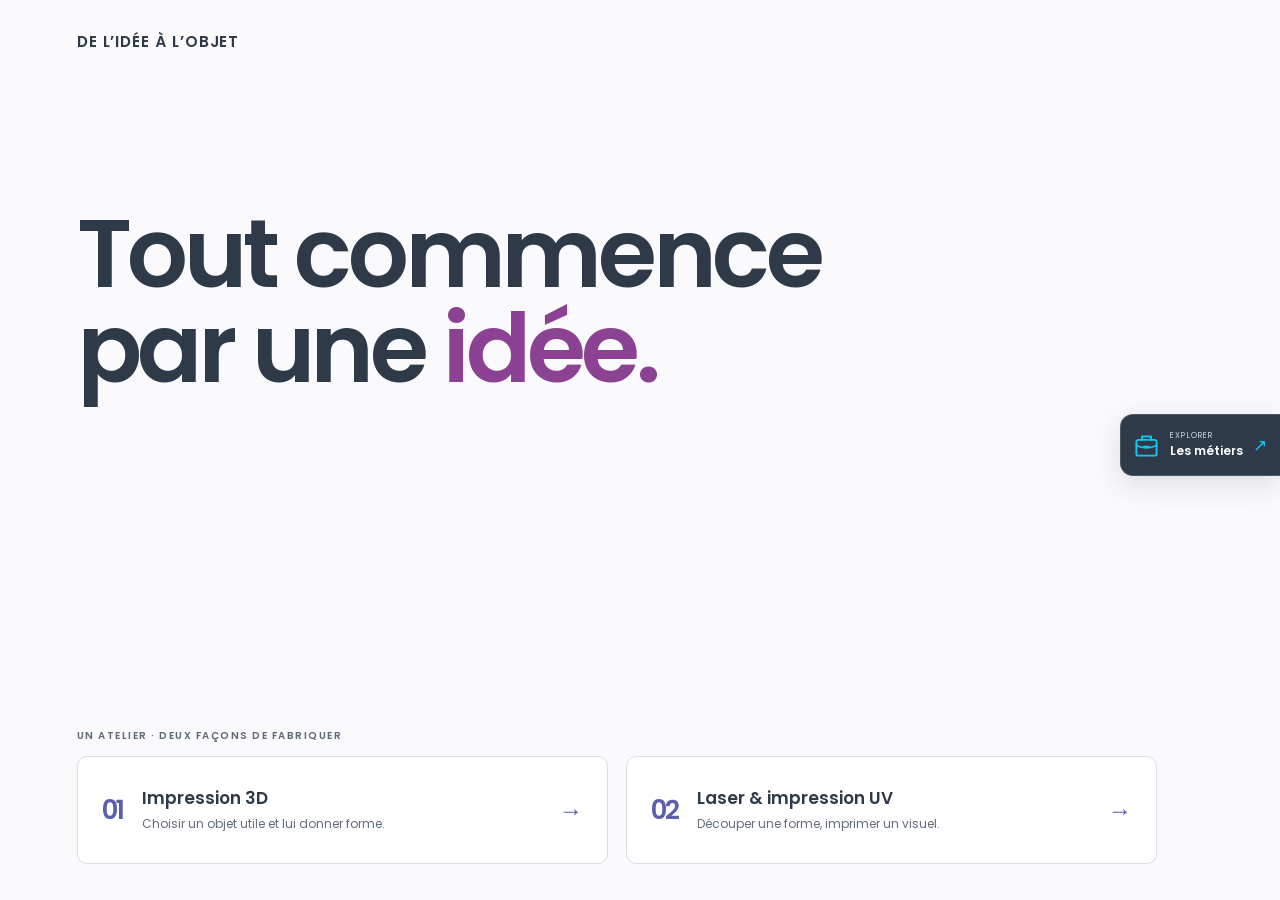
<file: index.html>
<!doctype html>
<html lang="fr">
<head>
  <meta charset="UTF-8"><meta name="viewport" content="width=device-width,initial-scale=1">
  <meta name="theme-color" content="#2f3a48">
  <title>De l’idée à l’objet · Digital Factory</title>
  <meta name="description" content="Observe, comprends et imprime un objet pratique : un atelier Digital Factory pour passer de l’idée à l’objet.">
  <link rel="icon" type="image/svg+xml" href="favicon.svg">
  <link rel="stylesheet" href="style.css?v=df-20261105-1"><script type="module" src="app.js?v=df-20261105-1"></script>
<link rel="stylesheet" href="design.css?v=df-20261105-1">
<script defer src="navigation.js?v=df-20261105-1"></script>
</head>
<body data-df-page="part1" class="intro-active">
  <section class="intro-screen" aria-labelledby="intro-title">
    <p class="intro-brand">DE L’IDÉE À L’OBJET</p>
    <div class="intro-content">
      <h1 class="intro-title" id="intro-title" tabindex="-1">Tout commence<br>par une <span>idée.</span></h1>
      <svg class="intro-layers" viewBox="0 0 1200 230" fill="none" aria-hidden="true">
        <g stroke="currentColor" stroke-width="1.6" stroke-linecap="round">
          <path pathLength="1" d="M2 105H380C620 105 655 18 795 18S935 125 1198 125"/>
          <path pathLength="1" d="M2 127H380C620 127 655 50 795 50S935 147 1198 147"/>
          <path pathLength="1" d="M2 149H380C620 149 655 82 795 82S935 169 1198 169"/>
          <path pathLength="1" d="M2 171H380C620 171 655 114 795 114S935 191 1198 191"/>
          <path pathLength="1" d="M2 193H380C620 193 655 146 795 146S935 213 1198 213"/>
          <path pathLength="1" d="M2 215H380C620 215 655 178 795 178S935 229 1198 229"/>
        </g>
      </svg>
    </div>
    <div class="intro-journey"><p class="journey-label">UN ATELIER · DEUX FAÇONS DE FABRIQUER</p><div class="intro-choices"><button class="route-card" id="enter-workshop"><span class="route-index">01</span><span><strong>Impression 3D</strong><small>Choisir un objet utile et lui donner forme.</small></span><span class="route-arrow" aria-hidden="true">→</span></button><a class="route-card" href="partie2.html#intro"><span class="route-index">02</span><span><strong>Laser &amp; impression UV</strong><small>Découper une forme, imprimer un visuel.</small></span><span class="route-arrow" aria-hidden="true">→</span></a></div></div>
  </section>
  <a class="skip" href="#stage">Aller à l’atelier</a>
  <header class="topbar">
    <button class="brand" id="home" aria-label="Retour à l’introduction"><span class="brandmark" aria-hidden="true">≋</span><span>DE L’IDÉE<br>À L’OBJET<span class="brand-sub">DIGITAL FACTORY · LE FOREM</span></span></button>
    <nav class="route-switch" aria-label="Les deux parties de l’atelier"><a href="index.html#etape-1" aria-current="page"><span>01</span> Impression 3D</a><a href="partie2.html#etape-1"><span>02</span> Laser &amp; UV</a></nav><div class="toptools"><button class="route-menu" data-open-journey aria-haspopup="dialog">Le parcours <span aria-hidden="true">☰</span></button><button class="quiet" id="guide">Guide animateur</button><button class="clock" id="clock" title="Démarrer ou mettre en pause le chrono de l’atelier">▷ <span id="clock-text">Démarrer</span></button></div>
  </header>
  <div class="progress-track" aria-hidden="true"><div id="progress"></div></div>
  <main id="stage" tabindex="-1"></main>
  <footer class="bottom"><div class="chapter"><span id="page-number">01 / 09</span><span id="chapter-name">Le déclic</span></div><div id="dots" class="dots" aria-label="Étapes de l’atelier"></div><div class="nav-actions"><button id="prev" class="nav-arrow" aria-label="Écran précédent">←</button><button id="next" class="next">Les usages métiers <span aria-hidden="true">→</span></button></div></footer>
  <div class="institutional-logos" aria-label="Digital Factory et pouvoirs subsidiants"><img class="digital-factory-logo" src="assets/logo-digital-factory.png" alt="Digital Factory by Le Forem" width="813" height="187"><img class="subsidy-logos" src="assets/logo-pouvoirs-subsidiants.jpg" alt="En Mieux, Union européenne — cofinancé par l’Union européenne, et Wallonie" width="1413" height="424"></div>
  <dialog id="modal"><div class="modal-top"><span class="eyebrow" id="modal-kicker">L’ATELIER</span><button id="close-modal" class="nav-arrow" aria-label="Fermer la fenêtre">×</button></div><div id="modal-body"></div></dialog>
  <div id="announcement" class="sr-only" aria-live="polite"></div>
  <noscript><p>Active JavaScript pour explorer les objets et naviguer dans l’atelier.</p></noscript>
</body></html>
</file>
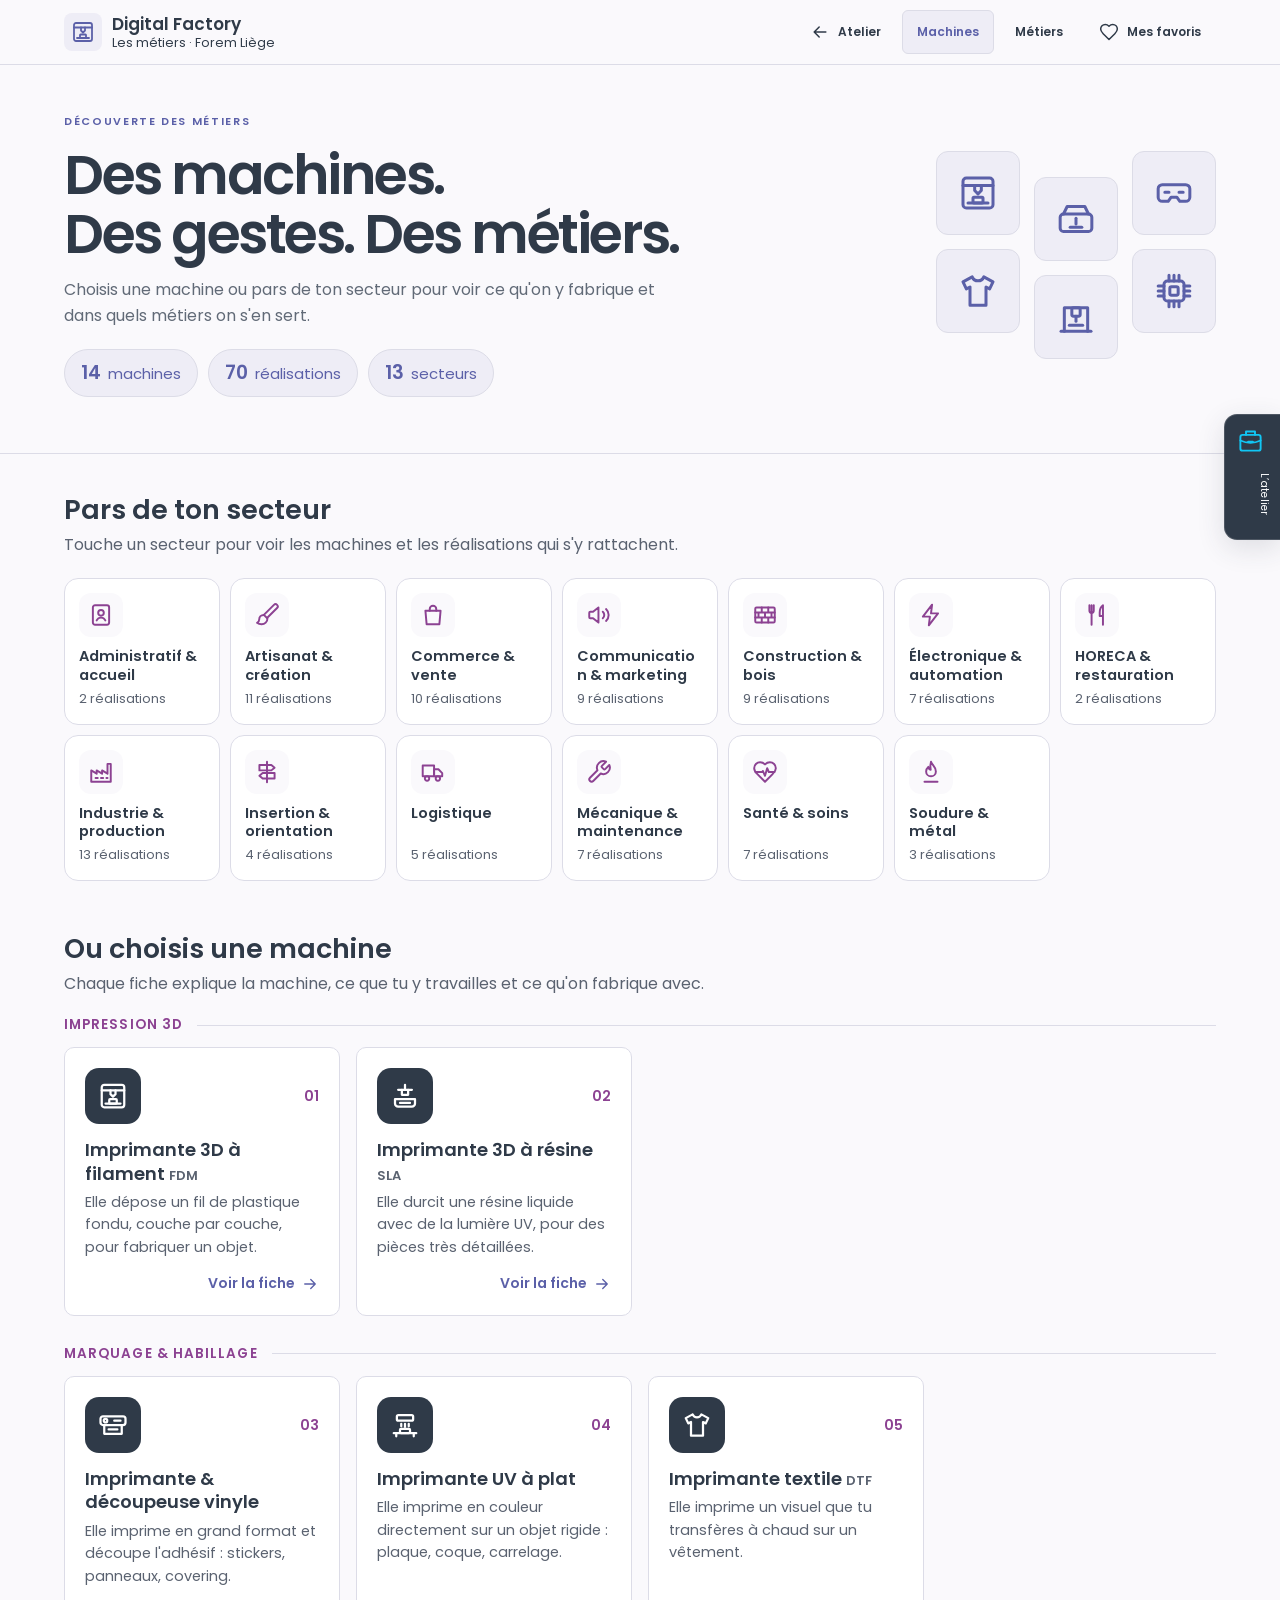
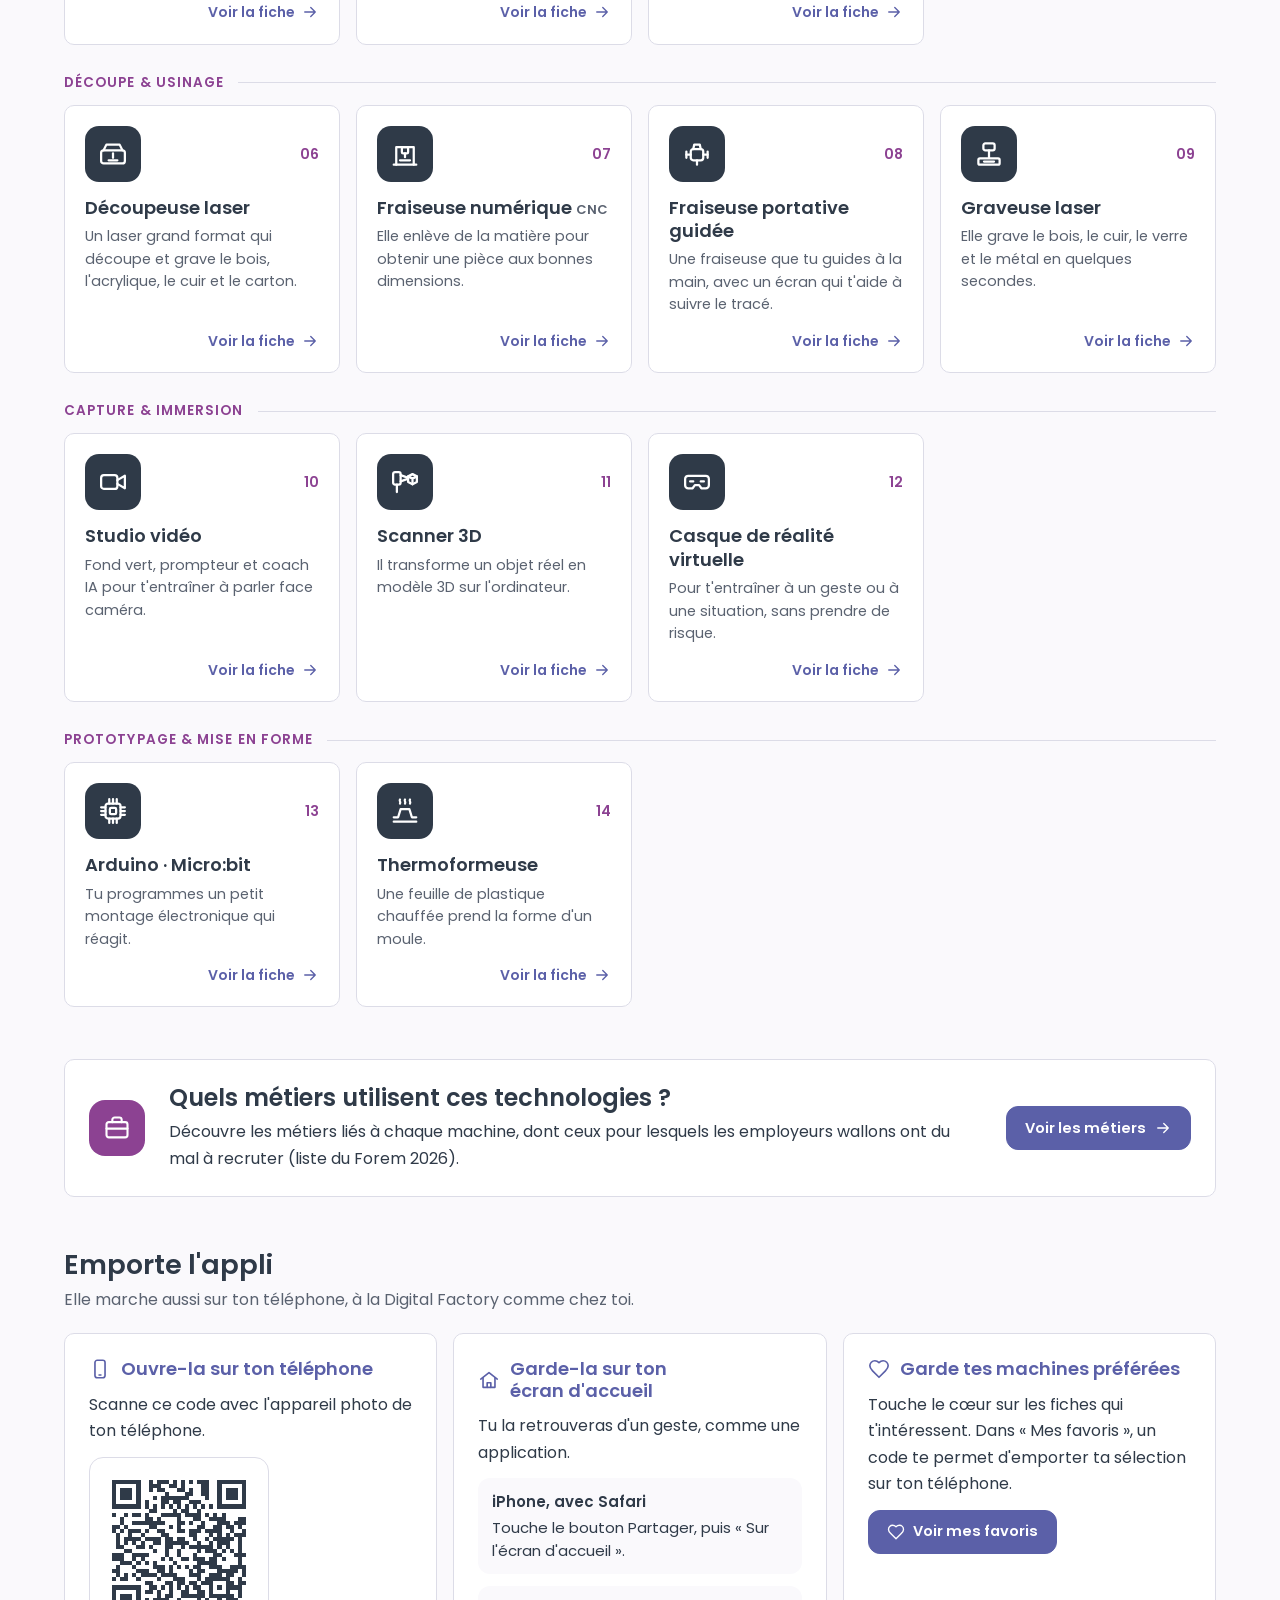
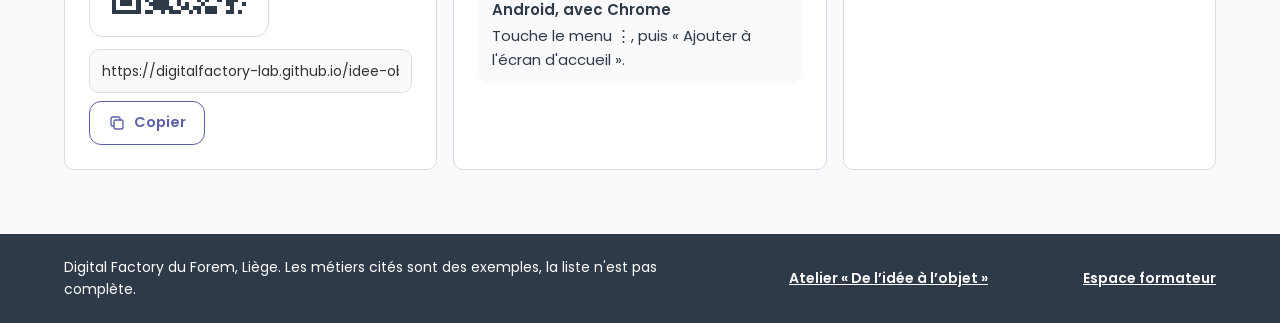
<file: machines.html>
<!doctype html>
<html lang="fr">
<head>
<meta charset="utf-8">
<meta name="viewport" content="width=device-width, initial-scale=1, viewport-fit=cover">
<meta name="description" content="Les 14 machines de la Digital Factory du Forem : ce qu'on y fabrique, ce qu'on y apprend et les métiers qui les utilisent.">
<meta name="theme-color" content="#2f3a48">
<meta name="apple-mobile-web-app-title" content="Les métiers DF">
<link rel="icon" type="image/svg+xml" href="data:image/svg+xml,%3Csvg xmlns='http://www.w3.org/2000/svg' viewBox='0 0 24 24'%3E%3Crect width='24' height='24' rx='5' fill='%232f3a48'/%3E%3Cg transform='translate(4 4) scale(.6667)' fill='none' stroke='%23ffffff' stroke-width='2' stroke-linecap='round' stroke-linejoin='round'%3E%3Crect x='3' y='3' width='18' height='18' rx='2'/%3E%3Cpath d='M3 7.5h18M10 7.5v3l2 2 2-2v-3M6 18h12'/%3E%3C/g%3E%3C/svg%3E">
<link rel="icon" type="image/png" sizes="192x192" href="[data-uri]">
<link rel="apple-touch-icon" href="[data-uri]">
<title>Les métiers · Digital Factory</title>
<style>@font-face{font-family:Poppins;src:url('assets/poppins-regular.ttf') format('truetype');font-weight:400 500;font-display:swap}@font-face{font-family:Poppins;src:url('assets/poppins-semibold.ttf') format('truetype');font-weight:600 900;font-display:swap}</style>
<style>
/* Mise en page : en-tête bleu foncé collant, bandeaux en dégradé de marque, cartes blanches sur fond clair ; tout passe sur une colonne au téléphone.
   Charte Digital Factory : bleu foncé, bleu, violet, fond clair, Poppins. Un seul thème clair, voulu par la charte. */
:root {
  --navy: #2f3a48;
  --blue: #5b60a8;
  --violet: #8c4292;
  --bg: #f4f5f7;
  --card: #ffffff;
  --line: #e0e0e0;
  --text: #333333;
  --muted: #5a6270;
  --on-dark: #ffffff;
  --ok: #2e7d32;
  --gradient: linear-gradient(120deg, #2f3a48 0%, #5b60a8 62%, #8c4292 100%);
  --font: "Poppins", "Segoe UI", Roboto, Helvetica, Arial, sans-serif;
  --radius: 16px;
  --shadow: 0 1px 3px rgba(47, 58, 72, 0.06);
  --shadow-hover: 0 12px 28px rgba(47, 58, 72, 0.14);
  --header-h: 64px;
  color-scheme: light;
  padding-top: env(safe-area-inset-top, 0px);
  padding-bottom: env(safe-area-inset-bottom, 0px);
}
*, *::before, *::after { box-sizing: border-box; }
html { -webkit-text-size-adjust: 100%; }
body {
  margin: 0;
  background: var(--bg);
  color: var(--text);
  font-family: var(--font);
  font-size: 16px;
  line-height: 1.6;
  -webkit-font-smoothing: antialiased;
}
body::before {
  content: "";
  position: fixed;
  inset: 0 0 auto;
  height: env(safe-area-inset-top, 0px);
  z-index: 30;
  background: var(--navy);
}
[hidden] { display: none !important; }
img, svg { max-width: 100%; }
svg { flex: none; }
a { color: var(--blue); }
a:hover { color: var(--navy); }
:focus-visible { outline: 3px solid var(--blue); outline-offset: 3px; }
h1:focus, main:focus { outline: none; }
h1, h2, h3, h4 { margin: 0; color: var(--navy); line-height: 1.2; text-wrap: balance; }
p { margin: 0; }
code { font-family: ui-monospace, "SFMono-Regular", Menlo, Consolas, monospace; font-size: 0.9em; background: var(--bg); border: 1px solid var(--line); border-radius: 6px; padding: 1px 6px; color: var(--navy); }
.sr-only { position: absolute; width: 1px; height: 1px; padding: 0; margin: -1px; overflow: hidden; clip: rect(0, 0, 0, 0); white-space: nowrap; border: 0; }

.wrap {
  width: 100%;
  max-width: 1200px;
  margin-inline: auto;
  padding-left: max(16px, env(safe-area-inset-left, 0px));
  padding-right: max(16px, env(safe-area-inset-right, 0px));
}
@media (min-width: 700px) {
  .wrap {
    padding-left: max(24px, env(safe-area-inset-left, 0px));
    padding-right: max(24px, env(safe-area-inset-right, 0px));
  }
}

.skip {
  position: fixed; left: 12px; top: calc(8px + env(safe-area-inset-top, 0px)); z-index: 50;
  transform: translateY(-200%);
  background: var(--card); color: var(--navy); border: 2px solid var(--blue); border-radius: 10px;
  padding: 10px 16px; font: inherit; font-weight: 600; cursor: pointer;
}
.skip:focus { transform: none; }

/* En-tête */
.site-header {
  position: sticky;
  top: env(safe-area-inset-top, 0px);
  z-index: 20;
  background: var(--navy);
  color: var(--on-dark);
}
.header-inner { display: flex; align-items: center; justify-content: space-between; gap: 12px; min-height: var(--header-h); padding-block: 8px; }
.brand { display: flex; align-items: center; gap: 10px; min-height: 44px; color: var(--on-dark); text-decoration: none; min-width: 0; }
.brand:hover { color: var(--on-dark); }
.brand-mark { width: 38px; height: 38px; border-radius: 10px; background: var(--on-dark); color: var(--navy); display: grid; place-items: center; flex: none; }
.brand-text { display: flex; flex-direction: column; line-height: 1.2; min-width: 0; }
.brand-text strong { font-size: 17px; font-weight: 700; }
.brand-text span { font-size: 12.5px; }
.header-nav { display: flex; align-items: center; gap: 6px; }
.hnav {
  display: inline-flex; align-items: center; gap: 8px; min-height: 44px; padding: 0 14px;
  border-radius: 999px; border: 1.5px solid transparent;
  color: var(--on-dark); text-decoration: none; font-size: 15px; font-weight: 600;
}
.hnav:hover { color: var(--on-dark); background: rgba(255, 255, 255, 0.1); }
.hnav[aria-current="page"] { border-color: rgba(255, 255, 255, 0.6); }
.count {
  display: inline-flex; align-items: center; justify-content: center; min-width: 22px; height: 22px; padding: 0 6px;
  border-radius: 999px; background: var(--violet); color: var(--on-dark); font-size: 12.5px; font-weight: 700; font-variant-numeric: tabular-nums;
}
@media (max-width: 520px) {
  .brand-text span, .hnav-home, .hnav-label { display: none; }
  .hnav { padding: 0 12px; }
}

/* Bandeaux */
.hero, .subhero, .fiche-hero { background: var(--gradient); color: var(--on-dark); }
.hero h1, .subhero h1, .fiche-hero h1, .hero h2 { color: var(--on-dark); }
.hero-inner { display: flex; flex-wrap: wrap; align-items: center; justify-content: space-between; gap: 32px; padding-block: 48px 56px; }
.hero-text { flex: 1 1 480px; min-width: 0; display: flex; flex-direction: column; gap: 14px; }
.eyebrow { font-size: 13.5px; font-weight: 600; letter-spacing: 0.1em; text-transform: uppercase; }
.hero h1 { font-size: clamp(30px, 5vw, 46px); line-height: 1.12; font-weight: 700; }
.lead { font-size: clamp(16.5px, 2vw, 19px); line-height: 1.6; max-width: 62ch; }
.stats { list-style: none; margin: 6px 0 0; padding: 0; display: flex; flex-wrap: wrap; gap: 10px; }
.stats li {
  display: inline-flex; align-items: baseline; gap: 7px; padding: 8px 16px; border-radius: 999px;
  background: rgba(255, 255, 255, 0.14); border: 1px solid rgba(255, 255, 255, 0.32); font-size: 15px;
}
.stats strong { font-size: 19px; font-weight: 700; font-variant-numeric: tabular-nums; }
.mosaic { display: grid; grid-template-columns: repeat(3, 84px); gap: 14px; padding-bottom: 26px; }
.mosaic span {
  width: 84px; height: 84px; border-radius: 22px; display: grid; place-items: center; color: var(--on-dark);
  background: rgba(255, 255, 255, 0.12); border: 1px solid rgba(255, 255, 255, 0.3);
}
.mosaic span:nth-child(3n + 2) { transform: translateY(26px); }
@media (max-width: 860px) { .mosaic { display: none; } }

.subhero-inner, .fiche-hero-inner { display: flex; flex-direction: column; gap: 22px; padding-block: 22px 40px; }
.back {
  align-self: flex-start; display: inline-flex; align-items: center; gap: 8px; min-height: 44px; padding: 0 18px 0 12px;
  border-radius: 999px; background: rgba(255, 255, 255, 0.14); color: var(--on-dark); text-decoration: none; font-size: 15px; font-weight: 600;
}
.back:hover { color: var(--on-dark); background: rgba(255, 255, 255, 0.22); }
.subhero-id { display: flex; align-items: center; gap: 18px; flex-wrap: wrap; }
.subhero-titles { display: flex; flex-direction: column; gap: 4px; min-width: 0; }
.subhero h1 { font-size: clamp(28px, 4.4vw, 40px); line-height: 1.15; font-weight: 700; }
.id-tile {
  flex: none; width: 72px; height: 72px; border-radius: 20px; background: var(--card); color: var(--navy);
  display: grid; place-items: center; box-shadow: 0 8px 24px rgba(0, 0, 0, 0.18);
}
.id-tile-violet { color: var(--violet); }
.id-tile-xl { width: 104px; height: 104px; border-radius: 26px; }

/* Fiche machine */
.fiche-top { display: flex; align-items: center; justify-content: space-between; gap: 12px; flex-wrap: wrap; }
.pager { display: flex; align-items: center; gap: 8px; }
.pager-btn {
  width: 44px; height: 44px; border-radius: 999px; background: rgba(255, 255, 255, 0.14); color: var(--on-dark);
  display: inline-flex; align-items: center; justify-content: center;
}
.pager-btn:hover { color: var(--on-dark); background: rgba(255, 255, 255, 0.24); }
.pager-pos { font-size: 15px; font-weight: 600; padding: 0 6px; font-variant-numeric: tabular-nums; }
.fiche-id { display: flex; align-items: flex-start; gap: 28px; flex-wrap: wrap; }
.fiche-titles { flex: 1 1 420px; min-width: 0; display: flex; flex-direction: column; gap: 12px; }
.family-badge { align-self: flex-start; padding: 6px 14px; border-radius: 999px; background: var(--violet); color: var(--on-dark); font-size: 13px; font-weight: 600; }
.fiche-hero h1 { font-size: clamp(30px, 4.6vw, 42px); line-height: 1.15; font-weight: 700; }
.h1-sigle { font-size: 0.5em; font-weight: 600; vertical-align: middle; padding: 2px 10px; border-radius: 8px; border: 1.5px solid rgba(255, 255, 255, 0.6); margin-left: 4px; }
.fiche-actions { display: flex; flex-wrap: wrap; gap: 12px; margin-top: 4px; }
.btn-fav {
  display: inline-flex; align-items: center; gap: 10px; min-height: 48px; padding: 0 20px; border-radius: 999px;
  border: 1.5px solid rgba(255, 255, 255, 0.75); background: transparent; color: var(--on-dark);
  font: inherit; font-size: 15px; font-weight: 600; cursor: pointer;
}
.btn-fav:hover { background: rgba(255, 255, 255, 0.12); }
.btn-fav[aria-pressed="true"] { background: var(--card); color: var(--violet); border-color: var(--card); }
@media (max-width: 560px) {
  .id-tile-xl { width: 76px; height: 76px; border-radius: 20px; }
  .id-tile-xl svg { width: 42px; height: 42px; }
  .fiche-id { gap: 18px; }
}

.jumpbar, .chipbar { background: var(--card); border-bottom: 1px solid var(--line); }
.jumps, .chips { display: flex; gap: 8px; padding-block: 10px; }
.jumps { overflow-x: auto; scrollbar-width: none; }
.jumps::-webkit-scrollbar, .chips::-webkit-scrollbar { display: none; }
.chips { flex-wrap: wrap; }
.chipbar-label { padding-top: 12px; font-size: 13.5px; font-weight: 600; color: var(--muted); }
@media (max-width: 700px) {
  .chips { flex-wrap: nowrap; overflow-x: auto; scrollbar-width: none; }
}
.jump, .chip {
  flex: none; display: inline-flex; align-items: center; min-height: 44px; padding: 0 16px; border-radius: 999px;
  border: 1.5px solid var(--line); background: var(--card); color: var(--navy);
  font: inherit; font-size: 14.5px; font-weight: 600; text-decoration: none; white-space: nowrap; cursor: pointer;
}
.jump:hover, .chip:hover { border-color: var(--blue); color: var(--navy); }
.chip[aria-current="page"] { background: var(--blue); border-color: var(--blue); color: var(--on-dark); }

/* Contenu */
#app { min-height: 60vh; display: block; }
.page { display: flex; flex-direction: column; gap: 52px; padding-block: 40px 64px; }
.block { display: flex; flex-direction: column; gap: 20px; }
.section { scroll-margin-top: calc(var(--header-h) + env(safe-area-inset-top, 0px) + 16px); }
.block-head { display: flex; flex-direction: column; gap: 6px; }
.block-head h2 { font-size: clamp(22px, 3vw, 27px); font-weight: 700; }
.block-head p { color: var(--muted); font-size: 16px; max-width: 65ch; }

.lift { transition: transform 0.15s ease, box-shadow 0.15s ease, border-color 0.15s ease; }
@media (hover: hover) {
  .lift:hover { transform: translateY(-2px); box-shadow: var(--shadow-hover); border-color: var(--blue); }
}

.grid-tiles { display: grid; grid-template-columns: repeat(auto-fill, minmax(150px, 1fr)); gap: 10px; }
.tile {
  display: flex; flex-direction: column; gap: 10px; padding: 14px; min-height: 128px;
  background: var(--card); border: 1.5px solid var(--line); border-radius: 14px; text-decoration: none; color: var(--navy);
}
.tile:hover { color: var(--navy); }
.tile-ic { width: 44px; height: 44px; border-radius: 12px; background: var(--bg); color: var(--violet); display: grid; place-items: center; }
.tile-text { flex: 1; display: flex; flex-direction: column; gap: 4px; min-width: 0; }
.tile-name { font-size: 14.5px; font-weight: 600; line-height: 1.3; hyphens: auto; overflow-wrap: break-word; }
.tile-count { margin-top: auto; font-size: 13px; color: var(--muted); }
@media (max-width: 560px) {
  .tile { min-height: 112px; padding: 12px 14px; gap: 8px; }
  .tile-ic { width: 38px; height: 38px; border-radius: 10px; }
  .tile-ic svg { width: 22px; height: 22px; }
  .tile-name { font-size: 14px; }
}

.family { display: flex; flex-direction: column; gap: 14px; }
.family-head { display: flex; align-items: center; gap: 14px; }
.family-head h3 { font-size: 13.5px; font-weight: 700; letter-spacing: 0.08em; text-transform: uppercase; color: var(--violet); }
.family-head .rule { flex: 1; height: 1px; background: var(--line); }
.machines { display: flex; flex-direction: column; gap: 30px; }
.grid-machines { display: grid; grid-template-columns: repeat(auto-fill, minmax(min(100%, 260px), 1fr)); gap: 16px; }
.mcard {
  display: flex; flex-direction: column; gap: 14px; padding: 20px;
  background: var(--card); border: 1.5px solid var(--line); border-radius: var(--radius); box-shadow: var(--shadow);
  text-decoration: none; color: var(--text);
}
.mcard:hover { color: var(--text); }
.mcard-top { display: flex; align-items: center; justify-content: space-between; gap: 8px; }
.mcard-ic { width: 56px; height: 56px; border-radius: 14px; background: var(--navy); color: var(--on-dark); display: grid; place-items: center; flex: none; }
.mcard-num { font-size: 14px; font-weight: 700; color: var(--violet); font-variant-numeric: tabular-nums; }
.mcard-main { flex: 1; display: flex; flex-direction: column; gap: 14px; min-width: 0; }
.mcard-body { display: flex; flex-direction: column; gap: 6px; }
.mcard-name { font-size: 18px; font-weight: 600; line-height: 1.3; color: var(--navy); }
.sigle { font-size: 13px; font-weight: 600; color: var(--muted); white-space: nowrap; }
.mcard-short { font-size: 14.5px; line-height: 1.55; color: var(--muted); }
.mcard-foot { margin-top: auto; display: flex; align-items: center; justify-content: space-between; gap: 8px; font-size: 14px; font-weight: 600; color: var(--blue); }
.go { display: inline-flex; align-items: center; gap: 6px; margin-left: auto; }
.fav-flag { display: inline-flex; align-items: center; gap: 6px; color: var(--violet); font-size: 13px; }
@media (max-width: 560px) {
  .mcard { flex-direction: row; align-items: flex-start; gap: 14px; padding: 16px; }
  .mcard-top { flex-direction: column; align-items: center; gap: 6px; }
  .mcard-ic { width: 48px; height: 48px; border-radius: 12px; }
  .mcard-ic svg { width: 26px; height: 26px; }
  .mcard-main { gap: 10px; }
  .mcard-name { font-size: 16.5px; }
}

.panel {
  background: var(--card); border: 1.5px solid var(--line); border-radius: var(--radius); padding: 24px;
  display: flex; flex-direction: column; gap: 12px; min-width: 0;
}
.panel h3 { font-size: 18px; font-weight: 600; color: var(--blue); display: flex; align-items: center; gap: 10px; }
.panel p { font-size: 16px; line-height: 1.65; }
.duo { display: grid; grid-template-columns: repeat(auto-fill, minmax(min(100%, 380px), 1fr)); gap: 16px; }
@media (max-width: 560px) { .panel { padding: 18px; } }

.skills { list-style: none; margin: 0; padding: 0; display: flex; flex-wrap: wrap; gap: 10px; }
.skills li {
  display: inline-flex; align-items: flex-start; gap: 8px; max-width: 100%; padding: 10px 16px; border-radius: 14px;
  background: var(--card); border: 1.5px solid var(--line); font-size: 15px; font-weight: 500; line-height: 1.45; color: var(--navy);
}
.skills li svg { color: var(--violet); margin-top: 2px; }

.safety-list { list-style: none; margin: 0; padding: 0; display: flex; flex-direction: column; gap: 12px; }
.safety-list li { display: flex; gap: 12px; align-items: flex-start; font-size: 15.5px; line-height: 1.6; }
.safety-list li::before { content: ""; flex: none; width: 8px; height: 8px; margin-top: 10px; border-radius: 999px; background: var(--blue); }

.grid-real { display: grid; grid-template-columns: repeat(auto-fill, minmax(min(100%, 290px), 1fr)); gap: 16px; }
.rcard { display: flex; flex-direction: column; gap: 12px; padding: 20px; background: var(--card); border: 1.5px solid var(--line); border-radius: var(--radius); min-width: 0; }
.rcard-machine { align-self: flex-start; display: inline-flex; align-items: center; gap: 10px; min-height: 44px; font-size: 14px; font-weight: 600; color: var(--blue); text-decoration: none; }
.rcard-machine .ic { width: 32px; height: 32px; border-radius: 9px; background: var(--navy); color: var(--on-dark); display: grid; place-items: center; }
.rcard h3 { font-size: 18px; font-weight: 600; line-height: 1.35; }
.rcard p { font-size: 15px; line-height: 1.6; }
.badges { display: flex; flex-wrap: wrap; gap: 6px; }
.badge { display: inline-flex; align-items: center; padding: 4px 12px; border-radius: 999px; border: 1.5px solid var(--violet); color: var(--violet); font-size: 12.5px; font-weight: 600; line-height: 1.4; }

.btn, .btn-outline {
  display: inline-flex; align-items: center; justify-content: center; gap: 8px; min-height: 44px; padding: 0 18px;
  border-radius: 12px; font: inherit; font-size: 14.5px; font-weight: 600; text-decoration: none; cursor: pointer; white-space: nowrap;
}
.btn { background: var(--blue); border: 1.5px solid var(--blue); color: var(--on-dark); align-self: flex-start; }
.btn:hover { background: var(--navy); border-color: var(--navy); color: var(--on-dark); }
.btn-outline { background: var(--card); border: 1.5px solid var(--blue); color: var(--blue); }
.btn-outline:hover { background: var(--blue); color: var(--on-dark); }
.rcard .btn-outline { margin-top: auto; }

.grid-mini { display: grid; grid-template-columns: repeat(auto-fill, minmax(min(100%, 220px), 1fr)); gap: 12px; }
.mini {
  display: flex; align-items: center; gap: 12px; padding: 14px; min-height: 76px;
  background: var(--card); border: 1.5px solid var(--line); border-radius: 14px; text-decoration: none; color: var(--navy);
}
.mini:hover { color: var(--navy); }
.mini-ic { width: 46px; height: 46px; border-radius: 12px; background: var(--navy); color: var(--on-dark); display: grid; place-items: center; flex: none; }
.mini-text { display: flex; flex-direction: column; gap: 2px; min-width: 0; }
.mini-name { font-size: 15px; font-weight: 600; line-height: 1.3; }
.mini-sub { font-size: 13px; color: var(--muted); }

.prevnext { display: grid; grid-template-columns: repeat(auto-fit, minmax(min(100%, 260px), 1fr)); gap: 16px; }
.pn {
  display: flex; flex-direction: column; gap: 4px; padding: 18px 20px; background: var(--card);
  border: 1.5px solid var(--line); border-radius: var(--radius); text-decoration: none; color: var(--navy);
}
.pn:hover { color: var(--navy); }
.pn-next { text-align: right; align-items: flex-end; }
.pn-dir { display: inline-flex; align-items: center; gap: 6px; font-size: 13.5px; font-weight: 600; color: var(--blue); }
.pn-name { font-size: 17px; font-weight: 600; }

/* À emporter */
.takeaway { display: grid; grid-template-columns: repeat(auto-fit, minmax(min(100%, 300px), 1fr)); gap: 16px; }
.howto { margin: 0; display: flex; flex-direction: column; gap: 12px; }
.howto div { padding: 12px 14px; border-radius: 12px; background: var(--bg); }
.howto dt { font-weight: 600; color: var(--navy); font-size: 15px; }
.howto dd { margin: 2px 0 0; font-size: 15px; line-height: 1.55; }
.qr {
  width: 180px; max-width: 100%; aspect-ratio: 1; background: var(--card); border: 1.5px solid var(--line); border-radius: 14px;
  display: grid; place-items: center; overflow: hidden; padding: 6px; flex: none;
}
.qr svg { width: 100%; height: 100%; display: block; }
.qr-lg { width: 220px; }
.qr-off { font-size: 13px; line-height: 1.5; color: var(--muted); text-align: center; padding: 10px; }
.copybox { display: flex; flex-wrap: wrap; gap: 8px; }
.copybox input {
  flex: 1 1 220px; min-width: 0; min-height: 44px; padding: 0 12px; border: 1.5px solid var(--line); border-radius: 10px;
  background: var(--bg); color: var(--text); font: inherit; font-size: 14px;
}
.take-panel { flex-direction: row; flex-wrap: wrap; align-items: center; justify-content: space-between; gap: 24px; }
.take-text { flex: 1 1 320px; min-width: 0; display: flex; flex-direction: column; gap: 12px; }
.take-text h2 { font-size: clamp(20px, 2.6vw, 24px); font-weight: 700; }
.done { display: inline-flex; align-items: center; gap: 8px; color: var(--ok); font-weight: 600; }

.grid-fav { display: grid; grid-template-columns: repeat(auto-fill, minmax(min(100%, 340px), 1fr)); gap: 16px; }
.fcard { display: flex; flex-direction: column; gap: 14px; padding: 20px; background: var(--card); border: 1.5px solid var(--line); border-radius: var(--radius); min-width: 0; }
.fcard-head { display: flex; align-items: center; gap: 14px; }
.fcard-titles { flex: 1; min-width: 0; display: flex; flex-direction: column; gap: 2px; }
.fcard-meta { font-size: 12.5px; font-weight: 600; letter-spacing: 0.04em; color: var(--violet); }
.fcard h3 { font-size: 18px; font-weight: 600; line-height: 1.3; }
.fcard h3 a { color: var(--navy); text-decoration: none; }
.fcard h3 a:hover { text-decoration: underline; }
.fcard > p { font-size: 15px; line-height: 1.6; }
.fcard-real h4 { font-size: 14px; font-weight: 600; color: var(--muted); margin-bottom: 8px; }
.fcard-real ul { list-style: none; margin: 0; padding: 0; display: flex; flex-direction: column; gap: 8px; }
.fcard-real li { display: flex; flex-direction: column; font-size: 14.5px; line-height: 1.45; padding-left: 14px; border-left: 2px solid var(--line); }
.fcard-real li strong { font-weight: 600; color: var(--navy); }
.fcard-real li span { font-size: 13px; color: var(--muted); }
.fcard .btn-outline { align-self: flex-start; margin-top: auto; }
.icon-btn {
  flex: none; width: 44px; height: 44px; border-radius: 999px; border: 1.5px solid var(--line); background: var(--card);
  color: var(--violet); display: inline-flex; align-items: center; justify-content: center; cursor: pointer;
}
.icon-btn:hover { border-color: var(--violet); }
.empty { align-items: flex-start; max-width: 640px; }
.empty-ic { width: 56px; height: 56px; border-radius: 16px; background: var(--bg); color: var(--violet); display: grid; place-items: center; }
.empty h2 { font-size: 22px; }
.clear-box { display: flex; flex-wrap: wrap; align-items: center; justify-content: space-between; gap: 12px; padding: 16px 20px; border-radius: var(--radius); border: 1.5px dashed var(--line); }
.clear-box p { color: var(--muted); font-size: 15px; }
.clear-actions { display: flex; flex-wrap: wrap; gap: 8px; }

/* Espace formateur */
.h-panel { font-size: 20px; font-weight: 700; }
.url-form { display: flex; flex-direction: column; gap: 8px; }
.url-form label { font-weight: 600; color: var(--navy); font-size: 15px; }
.url-row { display: flex; flex-wrap: wrap; gap: 8px; }
.url-row input {
  flex: 1 1 260px; min-width: 0; min-height: 44px; padding: 0 12px; border: 1.5px solid var(--line); border-radius: 10px;
  background: var(--card); color: var(--text); font: inherit; font-size: 15px;
}
.url-row input:focus-visible { outline: 3px solid var(--blue); outline-offset: 1px; }
.form-msg { font-size: 14px; color: var(--muted); min-height: 1.4em; }
.table-wrap { overflow-x: auto; background: var(--card); border: 1.5px solid var(--line); border-radius: var(--radius); }
table { width: 100%; border-collapse: collapse; font-size: 14.5px; }
th, td { text-align: left; padding: 10px 16px; border-bottom: 1px solid var(--line); white-space: nowrap; }
th { font-size: 13px; font-weight: 600; color: var(--muted); background: var(--bg); }
tbody tr:last-child td { border-bottom: 0; }
td.num { font-variant-numeric: tabular-nums; color: var(--violet); font-weight: 700; }
.note p { color: var(--muted); font-size: 15px; }

/* Métiers liés aux technologies */
.jobs { display: grid; grid-template-columns: repeat(auto-fit, minmax(min(100%, 340px), 1fr)); gap: 16px; align-items: start; }
.jobs-penurie { border-color: var(--violet); }
.jobs-head { display: flex; align-items: center; justify-content: space-between; gap: 10px; flex-wrap: wrap; }
.badge-penurie {
  display: inline-flex; align-items: center; padding: 5px 12px; border-radius: 999px;
  background: var(--violet); color: var(--on-dark); font-size: 13px; font-weight: 700; white-space: nowrap;
}
.badge-autres {
  display: inline-flex; align-items: center; padding: 4px 12px; border-radius: 999px;
  border: 1.5px solid var(--line); background: var(--bg); color: var(--navy); font-size: 13px; font-weight: 700; white-space: nowrap;
}
.jobs-count { font-size: 13px; font-weight: 600; color: var(--muted); }
.jobs-list { list-style: none; margin: 0; padding: 0; display: flex; flex-direction: column; }
.jobs-list li { display: flex; flex-direction: column; gap: 2px; padding: 10px 0; border-top: 1px solid var(--line); font-size: 15px; line-height: 1.45; }
.jobs-list li:first-child { border-top: 0; padding-top: 4px; }
.job-name { font-weight: 600; color: var(--navy); }
.job-note { font-size: 13.5px; color: var(--muted); }
.jobs-empty { font-size: 15px; color: var(--muted); }
.jobs-foot { display: flex; flex-wrap: wrap; gap: 0 20px; font-size: 14.5px; }
.jobs-foot a { display: inline-flex; align-items: center; gap: 6px; min-height: 44px; font-weight: 600; }
.jobs-banner { flex-direction: row; flex-wrap: wrap; align-items: center; gap: 18px 24px; }
.jobs-banner-ic { width: 56px; height: 56px; border-radius: 16px; background: var(--violet); color: var(--on-dark); display: grid; place-items: center; flex: none; }
.jobs-banner-text { flex: 1 1 320px; min-width: 0; display: flex; flex-direction: column; gap: 6px; }
.jobs-banner-text h2 { font-size: clamp(20px, 2.6vw, 24px); font-weight: 700; }
.jobs-banner .btn { align-self: center; }
.legend { gap: 14px; }
.legend-row { display: flex; align-items: flex-start; gap: 8px 12px; flex-wrap: wrap; }
.legend-row p { flex: 1 1 260px; min-width: 0; font-size: 15px; line-height: 1.55; }
.legend-note { padding-top: 12px; border-top: 1px solid var(--line); font-size: 14px; line-height: 1.6; color: var(--muted); }
.tech-groups { display: flex; flex-direction: column; gap: 44px; }
.tech-group { display: flex; flex-direction: column; gap: 14px; }
.tech-head { display: flex; flex-direction: column; gap: 10px; }
.tech-head h2 { font-size: clamp(20px, 2.6vw, 24px); font-weight: 700; }
.mchips { display: flex; flex-wrap: wrap; gap: 8px; }
.mchip {
  display: inline-flex; align-items: center; gap: 8px; min-height: 44px; padding: 0 14px 0 8px; border-radius: 999px;
  border: 1.5px solid var(--line); background: var(--card); color: var(--navy); font-size: 14px; font-weight: 600; text-decoration: none;
}
.mchip:hover { border-color: var(--blue); color: var(--navy); }
.mchip .ic { width: 28px; height: 28px; border-radius: 8px; background: var(--navy); color: var(--on-dark); display: grid; place-items: center; }
.tech-all { font-size: 14px; font-weight: 600; color: var(--muted); }

/* Pied de page et message */
.site-footer { background: var(--navy); color: var(--on-dark); }
.footer-inner { display: flex; flex-wrap: wrap; align-items: center; justify-content: space-between; gap: 8px 24px; padding-block: 22px; }
.site-footer p { font-size: 14px; line-height: 1.6; max-width: 70ch; }
.site-footer a { display: inline-flex; align-items: center; min-height: 44px; color: var(--on-dark); font-size: 14px; font-weight: 600; }
.site-footer a:hover { color: var(--on-dark); text-decoration: none; }
.toast {
  position: fixed; left: 50%; bottom: calc(20px + env(safe-area-inset-bottom, 0px)); transform: translateX(-50%); z-index: 40;
  max-width: calc(100% - 32px); padding: 12px 18px; border-radius: 12px; background: var(--navy); color: var(--on-dark);
  font-size: 15px; font-weight: 600; box-shadow: 0 10px 30px rgba(0, 0, 0, 0.25);
}

@media (prefers-reduced-motion: no-preference) {
  #app > * { animation: rise 0.28s ease-out both; }
  #app.no-anim > * { animation: none; }
  .pop svg { animation: pop 0.32s ease-out; }
  @keyframes rise { from { transform: translateY(8px); } to { transform: none; } }
  @keyframes pop { 0% { transform: scale(1); } 45% { transform: scale(1.3); } 100% { transform: scale(1); } }
}
@media (prefers-reduced-motion: reduce) {
  .lift { transition: none; }
  .lift:hover { transform: none; }
  html { scroll-behavior: auto; }
}

@media print {
  body::before, .site-header, .site-footer, .toast, .skip, .no-print, .btn-fav, .btn-outline, .btn, .pager, .back, .icon-btn, .mosaic { display: none !important; }
  body { background: #ffffff; }
  .hero, .subhero, .fiche-hero { background: #ffffff !important; color: #000000; }
  .hero h1, .subhero h1, .fiche-hero h1, .hero *, .subhero *, .fiche-hero * { color: #000000 !important; }
  .panel, .rcard, .mcard, .fcard, .tile { break-inside: avoid; box-shadow: none; }
  #app > * { animation: none !important; }
}
</style>
<link rel="stylesheet" href="design.css?v=df-20261105-1">
<script defer src="navigation.js?v=df-20261105-1"></script>
</head>
<body data-df-page="metiers">
<button type="button" class="skip" data-action="skip">Aller au contenu</button>
<header class="site-header">
  <div class="wrap header-inner">
    <a class="brand" href="#accueil">
      <span class="brand-mark" aria-hidden="true"><svg width="24" height="24" viewBox="0 0 24 24" fill="none" stroke="currentColor" stroke-width="1.8" stroke-linecap="round" stroke-linejoin="round" focusable="false"><rect x="3" y="3" width="18" height="18" rx="2"/><path d="M3 7.5h18"/><path d="M10 7.5v3l2 2 2-2v-3"/><path d="M6 18h12"/><rect x="9" y="14.5" width="6" height="3.5" rx="0.6"/></svg></span>
      <span class="brand-text"><strong>Digital Factory</strong><span>Les métiers · Forem Liège</span></span>
    </a>
    <nav class="header-nav" aria-label="Navigation principale">
      <a class="hnav" data-return-workshop href="index.html#intro" aria-label="Retour à l’atelier De l’idée à l’objet"><svg width="20" height="20" viewBox="0 0 24 24" fill="none" stroke="currentColor" stroke-width="1.8" stroke-linecap="round" stroke-linejoin="round" aria-hidden="true" focusable="false"><path d="M19 12H5M11 6l-6 6 6 6"/></svg><span class="hnav-label">Atelier</span></a>
      <a class="hnav hnav-home" href="#accueil" data-nav="home">Machines</a>
      <a class="hnav hnav-home" href="#metiers" data-nav="metiers">Métiers</a>
      <a class="hnav" href="#favoris" data-nav="favoris" aria-label="Mes favoris">
        <svg width="20" height="20" viewBox="0 0 24 24" fill="none" stroke="currentColor" stroke-width="1.8" stroke-linecap="round" stroke-linejoin="round" aria-hidden="true" focusable="false"><path d="M19 14c1.5-1.5 3-3.2 3-5.5A5.5 5.5 0 0 0 16.5 3c-1.8 0-3 .5-4.5 2-1.5-1.5-2.7-2-4.5-2A5.5 5.5 0 0 0 2 8.5c0 2.3 1.5 4 3 5.5l7 7z"/></svg>
        <span class="hnav-label">Mes favoris</span>
        <span class="count" id="fav-count" hidden>0</span>
      </a>
    </nav>
  </div>
</header>

<main id="app" tabindex="-1"></main>

<footer class="site-footer">
  <div class="wrap footer-inner">
    <p>Digital Factory du Forem, Liège. Les métiers cités sont des exemples, la liste n'est pas complète.</p>
    <a href="index.html#intro">Atelier « De l’idée à l’objet »</a>
    <a href="#formateur">Espace formateur</a>
  </div>
</footer>

<div id="toast" class="toast" role="status" aria-live="polite" hidden></div>

<script>
(function () {
  "use strict";
  document.documentElement.lang = "fr";

  /* Adresse publique de l'appli : utilisée pour les QR codes et les liens quand la page est ouverte ailleurs que sur son adresse en ligne. */
  var URL_PUBLIQUE = "https://digitalfactory-lab.github.io/idee-objet/machines.html";
  var QR_LIB = "assets/vendor/qrcode.js"; /* qrcode-generator 1.4.4 (MIT), intégré au site : fonctionne hors ligne */
  var FAV_KEY = "df-machines-favoris";
  var URL_KEY = "df-machines-adresse";

  var ICONS = {
    "m-fdm": '<rect x="3" y="3" width="18" height="18" rx="2"/><path d="M3 7.5h18"/><path d="M10 7.5v3l2 2 2-2v-3"/><path d="M6 18h12"/><rect x="9" y="14.5" width="6" height="3.5" rx="0.6"/>',
    "m-sla": '<path d="M12 3v4"/><path d="M6.5 7h11"/><path d="M9.5 7v4h5V7"/><path d="M4 14.5h16V18a2.5 2.5 0 0 1-2.5 2.5h-11A2.5 2.5 0 0 1 4 18z"/><path d="M8 17.5h8"/>',
    "m-vinyle": '<rect x="2" y="5" width="20" height="7" rx="2"/><circle cx="6" cy="8.5" r="1.4"/><path d="M13 8.5h5"/><path d="M5 12v7h14v-7"/><path d="M8.5 15.5h7"/>',
    "m-uv": '<rect x="5.5" y="4" width="13" height="4.5" rx="1.2"/><path d="M9 11v2M12 11v2.5M15 11v2"/><rect x="8" y="15" width="8" height="3.5" rx="0.8"/><path d="M3 18.5h18M5 18.5V21M19 18.5V21"/>',
    "m-dtf": '<path d="M8.5 3.5L3 6.5l2 4.2 2.2-1.1v10.9h9.6V9.6l2.2 1.1 2-4.2-5.5-3c-.6 1.5-2 2.4-3.5 2.4S9.1 5 8.5 3.5z"/>',
    "m-laser": '<rect x="2.5" y="9" width="19" height="10.5" rx="2"/><path d="M4.5 9l2.2-4.5h10.6L19.5 9"/><path d="M12 11.5v3.5"/><path d="M8.5 17h7"/>',
    "m-cnc": '<path d="M3 20.5h18"/><path d="M5 20.5V6.5h14v14"/><rect x="9.5" y="6.5" width="5" height="5" rx="1"/><path d="M12 11.5v3"/><path d="M8 17h8"/>',
    "m-cncman": '<rect x="7" y="8" width="10" height="9" rx="2"/><path d="M7 12.5H3.5M17 12.5h3.5"/><path d="M3.5 10v5M20.5 10v5"/><path d="M12 17v3.5"/><path d="M9 8l.8-3.5h4.4L15 8"/>',
    "m-graveuse": '<rect x="7.5" y="3.5" width="9" height="5.5" rx="1.5"/><path d="M12 9v6"/><rect x="3.5" y="15.5" width="17" height="5" rx="1.2"/><path d="M8 18h8"/>',
    "m-studio": '<rect x="2.5" y="6.5" width="13" height="11" rx="2.2"/><path d="M15.5 10.5l6-3.5v10l-6-3.5"/>',
    "m-scanner": '<rect x="2.5" y="4" width="6" height="10" rx="1.5"/><path d="M5.5 14v6"/><path d="M8.5 6.5l5 1.8M8.5 11.5l5-1.8"/><path d="M14.5 7.5l3.5-1.8 3.5 1.8V12L18 13.8 14.5 12z"/><path d="M14.5 7.5L18 9.3l3.5-1.8M18 9.3v4.5"/>',
    "m-vr": '<path d="M2.5 9.5A2.5 2.5 0 0 1 5 7h14a2.5 2.5 0 0 1 2.5 2.5v5A2.5 2.5 0 0 1 19 17h-3.5l-1.8-2.5h-3.4L8.5 17H5a2.5 2.5 0 0 1-2.5-2.5z"/><path d="M6.5 11.5h2.5M15 11.5h2.5"/>',
    "m-arduino": '<rect x="6" y="6" width="12" height="12" rx="2"/><rect x="9.5" y="9.5" width="5" height="5" rx="1"/><path d="M9 2.5V6M12 2.5V6M15 2.5V6M9 18v3.5M12 18v3.5M15 18v3.5M2.5 9H6M2.5 12H6M2.5 15H6M18 9h3.5M18 12h3.5M18 15h3.5"/>',
    "m-thermo": '<path d="M8 2.8c-.9 1 .9 2 0 3.2M12 2.8c-.9 1 .9 2 0 3.2M16 2.8c-.9 1 .9 2 0 3.2"/><path d="M3 17h3.5l2-6.5h7l2 6.5H21"/><path d="M3 20.5h18"/>',
    "s-admin": '<rect x="4.5" y="3" width="15" height="18" rx="2"/><circle cx="12" cy="10" r="2.6"/><path d="M8 17c.8-1.7 2.3-2.6 4-2.6s3.2.9 4 2.6"/>',
    "s-artisanat": '<path d="M18.4 2.6a2 2 0 0 1 2.9 2.9l-9.3 9.3-2.9-2.9z"/><path d="M9 12c-2.4 0-4.2 1.7-4.2 4.1 0 1.4-.8 2.5-2 3.1 1.1.9 2.6 1.4 4.2 1.4 3 0 5.4-2.4 5.4-5.4"/>',
    "s-commerce": '<path d="M5 8h14l-1.1 12.5H6.1z"/><path d="M9 8V6.5a3 3 0 0 1 6 0V8"/>',
    "s-comm": '<path d="M3 10v4a1 1 0 0 0 1 1h2.5l5 4V5l-5 4H4a1 1 0 0 0-1 1z"/><path d="M15.5 9a4 4 0 0 1 0 6"/><path d="M18.5 6.5a7.5 7.5 0 0 1 0 11"/>',
    "s-construction": '<rect x="3" y="5" width="18" height="14" rx="1.2"/><path d="M3 9.7h18M3 14.3h18M9 5v4.7M15 5v4.7M6 9.7v4.6M12 9.7v4.6M18 9.7v4.6M9 14.3V19M15 14.3V19"/>',
    "s-elec": '<path d="M13 2.5L4.5 13.5H11l-1 8 8.5-11H12z"/>',
    "s-horeca": '<path d="M5 3v5a2 2 0 0 0 4 0V3M7 3v18"/><path d="M17.5 21V3c-2 1.4-3 3.8-3 6.8V13h3"/>',
    "s-industrie": '<path d="M3 21V10.5l5 3v-3l5 3v-3l5 3V4.5h3V21z"/><path d="M7 17.5h2M12 17.5h2M17 17.5h1"/>',
    "s-insertion": '<path d="M12 2.5v19"/><path d="M5 5.5h11l3 2.5-3 2.5H5z"/><path d="M19 13H8l-3 2.5L8 18h11z"/>',
    "s-logistique": '<path d="M2.5 6h10.5v10H2.5z"/><path d="M13 9.5h4l3.5 3.5v3H13z"/><circle cx="6.5" cy="18" r="2"/><circle cx="16.5" cy="18" r="2"/>',
    "s-meca": '<path d="M14.7 6.3a1 1 0 0 0 0 1.4l1.6 1.6a1 1 0 0 0 1.4 0l3.8-3.8a6 6 0 0 1-7.9 7.9l-6.9 6.9a2.1 2.1 0 0 1-3-3l6.9-6.9a6 6 0 0 1 7.9-7.9z"/>',
    "s-sante": '<path d="M19 14c1.5-1.5 3-3.2 3-5.5A5.5 5.5 0 0 0 16.5 3c-1.8 0-3 .5-4.5 2-1.5-1.5-2.7-2-4.5-2A5.5 5.5 0 0 0 2 8.5c0 2.3 1.5 4 3 5.5l7 7z"/><path d="M3.2 12h6.3l.5-1 2 4.5 2-7 1.5 3.5h5.3"/>',
    "s-soudure": '<path d="M12 2.5c.8 3 4.5 4.6 4.5 9a4.5 4.5 0 0 1-9 0c0-1.9.9-3.2 2-4.2.2 1.4 1 2.4 2.2 2.6-.6-2.8-.3-5.2.3-7.4z"/><path d="M6 21h12"/>',
    "arrow-right": '<path d="M5 12h14M13 6l6 6-6 6"/>',
    "arrow-left": '<path d="M19 12H5M11 6l-6 6 6 6"/>',
    heart: '<path d="M19 14c1.5-1.5 3-3.2 3-5.5A5.5 5.5 0 0 0 16.5 3c-1.8 0-3 .5-4.5 2-1.5-1.5-2.7-2-4.5-2A5.5 5.5 0 0 0 2 8.5c0 2.3 1.5 4 3 5.5l7 7z"/>',
    image: '<rect x="3" y="4" width="18" height="16" rx="2"/><circle cx="9" cy="10" r="2"/><path d="M21 16l-5-5-8 9"/>',
    check: '<path d="M5 12.5l4.5 4.5L19 7.5"/>',
    share: '<path d="M12 3v12"/><path d="M7.5 7.5L12 3l4.5 4.5"/><path d="M5 12v7a2 2 0 0 0 2 2h10a2 2 0 0 0 2-2v-7"/>',
    copy: '<rect x="8" y="8" width="12" height="12" rx="2"/><path d="M16 8V6a2 2 0 0 0-2-2H6a2 2 0 0 0-2 2v8a2 2 0 0 0 2 2h2"/>',
    phone: '<rect x="6.5" y="2.5" width="11" height="19" rx="2.5"/><path d="M11 18.5h2"/>',
    home: '<path d="M3 11l9-7 9 7"/><path d="M5.5 9.5V20h13V9.5"/><path d="M10 20v-5h4v5"/>',
    trash: '<path d="M4 7h16M10 11v6M14 11v6M6 7l1 13h10l1-13M9 7V4h6v3"/>',
    briefcase: '<rect x="3" y="7" width="18" height="13" rx="2"/><path d="M8 7V5a2 2 0 0 1 2-2h4a2 2 0 0 1 2 2v2"/><path d="M3 12.5h18"/>'
  };

  var FAMILLES = [
    { id: "impression", nom: "Impression 3D" },
    { id: "marquage", nom: "Marquage & habillage" },
    { id: "decoupe", nom: "Découpe & usinage" },
    { id: "capture", nom: "Capture & immersion" },
    { id: "proto", nom: "Prototypage & mise en forme" }
  ];

  var SECTEURS = [
    { id: "admin", nom: "Administratif & accueil" },
    { id: "artisanat", nom: "Artisanat & création" },
    { id: "commerce", nom: "Commerce & vente" },
    { id: "comm", nom: "Communication & marketing" },
    { id: "construction", nom: "Construction & bois" },
    { id: "elec", nom: "Électronique & automation" },
    { id: "horeca", nom: "HORECA & restauration" },
    { id: "industrie", nom: "Industrie & production" },
    { id: "insertion", nom: "Insertion & orientation" },
    { id: "logistique", nom: "Logistique" },
    { id: "meca", nom: "Mécanique & maintenance" },
    { id: "sante", nom: "Santé & soins" },
    { id: "soudure", nom: "Soudure & métal" }
  ];

  var MACHINES = [
    {
      id: "fdm", sigle: "FDM", famille: "impression", recherche: "impression 3D",
      nom: "Imprimante 3D à filament",
      court: "Elle dépose un fil de plastique fondu, couche par couche, pour fabriquer un objet.",
      quoi: "Une imprimante qui fabrique un objet en déposant un fil de plastique fondu, couche après couche. Un petit objet utile peut être prêt en moins d'une heure, ce qui en fait une bonne machine pour fabriquer ton premier prototype.",
      usage: "Passer d'une idée à un objet réel, réparer, tester un prototype ou personnaliser un objet, sans machine industrielle ni gros budget.",
      competences: ["Patience et gestion de l'attente", "Anticipation : orienter la pièce, prévoir les supports", "Gestion de l'échec : une impression ratée, on recommence", "Pensée en 3D", "Amélioration pas à pas"],
      securite: [
        "Ne touche ni la buse ni le plateau pendant et juste après l'impression : la buse dépasse 200 °C et le plateau peut atteindre 110 °C.",
        "Aère la pièce quand tu imprimes de l'ABS ou de l'ASA : ces plastiques dégagent des particules fines.",
        "Retire les supports avec un cutter de sécurité.",
        "Quand l'imprimante a un capot, garde-le fermé pendant l'impression."
      ],
      realisations: [
        { titre: "Pièce de rechange sur mesure", texte: "Refaire un bouton, un engrenage ou un clip cassé qu'on ne trouve plus.", secteurs: ["meca"] },
        { titre: "Gabarit & montage d'assemblage", texte: "Support de perçage ou de positionnement pour une chaîne de production.", secteurs: ["industrie"] },
        { titre: "Prototype de pièce mécanique", texte: "Valider une forme avant l'usinage définitif, en bureau d'études.", secteurs: ["industrie", "meca"] },
        { titre: "Aide technique adaptée", texte: "Objet qui facilite un geste du quotidien, comme un ouvre-bocal ou un manche adapté.", secteurs: ["sante"] },
        { titre: "Maquette de présentation", texte: "Maquette d'un bâtiment, d'un produit ou d'un aménagement.", secteurs: ["construction"] }
      ]
    },
    {
      id: "sla", sigle: "SLA", famille: "impression", recherche: "impression 3D résine",
      nom: "Imprimante 3D à résine",
      court: "Elle durcit une résine liquide avec de la lumière UV, pour des pièces très détaillées.",
      quoi: "Une imprimante qui durcit une résine liquide avec de la lumière UV. Elle est très précise, ce qui la rend utile en bijouterie, en dentaire ou pour de petites pièces mécaniques. Tu y découvres aussi le travail avec un produit chimique, en suivant un protocole strict.",
      usage: "Fabriquer des pièces très détaillées, impossibles à obtenir avec l'imprimante à filament, et découvrir une chaîne de travail professionnelle en trois étapes : impression, lavage, puis durcissement final (polymérisation).",
      competences: ["Rigueur et respect du protocole", "Respect des consignes de sécurité", "Sens de la qualité", "Patience", "Autonomie : suivre une procédure seul", "Responsabilité : ton poste et les déchets"],
      securite: [
        "Porte des gants en nitrile dès que tu touches la résine liquide : elle irrite la peau et peut provoquer des allergies.",
        "Mets des lunettes de protection pour retirer la plateforme.",
        "L'alcool de lavage (IPA) prend feu facilement : aucune flamme à proximité.",
        "Aère la pièce pendant le travail.",
        "Une fois durcie dans la station de polymérisation, la pièce se manipule sans danger."
      ],
      realisations: [
        { titre: "Modèle dentaire & gouttière", texte: "Empreinte et modèle de précision pour une prothèse.", secteurs: ["sante"] },
        { titre: "Modèle de fonderie en cire", texte: "Modèle pour un moulage à la cire perdue, en bijouterie.", secteurs: ["artisanat"] },
        { titre: "Figurine & miniature détaillée", texte: "Personnages et maquettes très fins et très détaillés.", secteurs: ["artisanat"] },
        { titre: "Pièce technique de précision", texte: "Petit engrenage ou connecteur aux dimensions très précises.", secteurs: ["industrie"] },
        { titre: "Modèle anatomique pédagogique", texte: "Organe ou os pour apprendre les gestes de soin.", secteurs: ["sante"] }
      ]
    },
    {
      id: "vinyle", sigle: "", famille: "marquage", recherche: "découpe vinyle adhésif",
      nom: "Imprimante & découpeuse vinyle",
      court: "Elle imprime en grand format et découpe l'adhésif : stickers, panneaux, covering.",
      quoi: "Une machine qui imprime en grand format, puis découpe l'adhésif autour du visuel. Tu y apprends à faire passer un message visuel clair et professionnel.",
      usage: "Produire une vraie signalétique et du marquage utilisables en entreprise, du logo jusqu'au panneau de sécurité.",
      competences: ["Communication visuelle", "Minutie et patience : retirer l'adhésif en trop (l'échenillage)", "Organisation : la place, les rouleaux", "Travail d'équipe : poser un grand adhésif à plusieurs", "Identité visuelle"],
      securite: [
        "Aère la pièce : les encres éco-solvant dégagent des vapeurs.",
        "Laisse libre la zone où sort le vinyle, la machine prend de la place.",
        "Attention à tes doigts avec le cutter d'échenillage."
      ],
      realisations: [
        { titre: "Marquage & covering de véhicule", texte: "Lettrage et habillage d'un utilitaire ou d'une voiture.", secteurs: ["comm"] },
        { titre: "Enseigne & vitrophanie de commerce", texte: "Autocollants de vitrine : horaires, logo, promotions.", secteurs: ["commerce"] },
        { titre: "Signalétique de sécurité en atelier", texte: "Pictogrammes, marquage de zones et consignes.", secteurs: ["industrie"] },
        { titre: "Stickers & goodies personnalisés", texte: "Autocollants publicitaires et packs pour un événement.", secteurs: ["comm"] },
        { titre: "Marquage au sol en logistique", texte: "Bandes et repères adhésifs au sol d'un entrepôt.", secteurs: ["logistique"] }
      ]
    },
    {
      id: "uv", sigle: "", famille: "marquage", recherche: "impression UV objet",
      nom: "Imprimante UV à plat",
      court: "Elle imprime en couleur directement sur un objet rigide : plaque, coque, carrelage.",
      quoi: "Une imprimante qui dépose l'encre en couleur directement sur presque tout objet rigide : coque, gourde, plaque, carrelage. La lumière UV fait sécher l'encre tout de suite. Chacun peut repartir avec un objet à son nom.",
      usage: "Personnaliser de vrais objets, comme en entreprise, et comprendre comment on construit l'image d'une marque et comment on calcule le coût d'une production.",
      competences: ["Créativité et design", "Sens du détail : préparer un fichier propre", "Communication visuelle et marketing", "Travail à plusieurs", "Sens commercial", "Valorisation de soi"],
      securite: [
        "Ne regarde pas directement les lampes UV pendant l'impression.",
        "Mets des gants pour l'entretien des encres : elles irritent la peau tant qu'elles ne sont pas sèches.",
        "Aère la pièce.",
        "La machine ne chauffe pas fort. À part ces points, elle est très sûre."
      ],
      realisations: [
        { titre: "Objet promotionnel personnalisé", texte: "Impression sur un stylo, une clé USB, une gourde ou un briquet.", secteurs: ["comm", "commerce"] },
        { titre: "Plaque & badge nominatif", texte: "Plaque de porte, badge d'accueil, signalétique rigide.", secteurs: ["admin"] },
        { titre: "Décor sur carrelage & panneau", texte: "Motif imprimé sur un carreau ou sur un panneau décoratif.", secteurs: ["construction"] },
        { titre: "Coque & étui personnalisés", texte: "Impression sur une coque de téléphone ou sur un boîtier.", secteurs: ["commerce", "artisanat"] },
        { titre: "Prototype de packaging imprimé", texte: "Maquette d'emballage avec le vrai visuel.", secteurs: ["comm"] }
      ]
    },
    {
      id: "dtf", sigle: "DTF", famille: "marquage", recherche: "impression textile DTF",
      nom: "Imprimante textile",
      court: "Elle imprime un visuel que tu transfères à chaud sur un vêtement.",
      quoi: "Une imprimante textile tout-en-un. Elle imprime le visuel sur un film, le recouvre d'une colle en poudre puis le passe au four. Tu le transfères ensuite à chaud, avec la presse, sur presque n'importe quel textile.",
      usage: "Créer des vêtements de travail, des textiles pour une équipe ou des produits à vendre, et réfléchir à ce qui rend un produit vendable.",
      competences: ["Créativité et expression de soi", "Sens commercial : un produit qui se vend", "Communication visuelle", "Confiance en soi : la fierté du fait-main", "Soin et qualité : bien aligner, bien presser"],
      securite: [
        "La presse à chaud brûle : ne touche pas le plateau du haut.",
        "Aère un peu la pièce à cause des encres.",
        "Respecte la température prévue pour les textiles synthétiques, ils peuvent fondre."
      ],
      realisations: [
        { titre: "Vêtement de travail marqué", texte: "Logo sur un polo ou une veste d'équipe.", secteurs: ["commerce"] },
        { titre: "T-shirt pour un événement", texte: "Textile pour un club, une association ou un événement.", secteurs: ["comm"] },
        { titre: "Tenue de sécurité marquée", texte: "Gilet ou tablier avec des consignes bien visibles.", secteurs: ["industrie"] },
        { titre: "Textile promotionnel", texte: "Tote bag ou casquette aux couleurs d'une marque.", secteurs: ["comm", "commerce"] },
        { titre: "Tablier & uniforme personnalisés", texte: "Tenue de restauration ou de soins avec le nom imprimé.", secteurs: ["horeca", "sante"] }
      ]
    },
    {
      id: "laser", sigle: "", famille: "decoupe", recherche: "découpe laser",
      nom: "Découpeuse laser",
      court: "Un laser grand format qui découpe et grave le bois, l'acrylique, le cuir et le carton.",
      quoi: "Une machine industrielle qui découpe et grave grâce à un faisceau laser CO2 très puissant. Les coupes sont nettes et précises sur le bois, l'acrylique, le cuir ou le carton. Tu y apprends à travailler avec méthode, comme dans un atelier professionnel.",
      usage: "Fabriquer des enseignes, des gabarits, des façades ou des prototypes propres, et les refaire à l'identique. Tu apprends aussi à bien placer tes pièces sur la plaque pour gaspiller le moins de matière possible.",
      competences: ["Rigueur et respect des consignes", "Organisation : placer les pièces pour économiser la matière", "Précision", "Travail en équipe sur une machine partagée", "Respect du matériel", "Efficacité"],
      securite: [
        "Allume l'aspiration avant de lancer la découpe : les fumées sont nocives.",
        "Ne découpe jamais de PVC, de polycarbonate ni d'ABS : ils dégagent des gaz toxiques.",
        "Reste près de la machine pendant toute la découpe, le bois et le textile peuvent prendre feu.",
        "Repère l'extincteur avant de commencer.",
        "Travaille toujours avec ton formateur à côté."
      ],
      realisations: [
        { titre: "Enseigne & signalétique découpées", texte: "Lettres et panneaux en bois ou en acrylique.", secteurs: ["comm", "construction"] },
        { titre: "Gabarit & patron de découpe", texte: "Patron pour découper du cuir, du tissu ou de la tôle mince.", secteurs: ["artisanat", "industrie"] },
        { titre: "Habillage & façade sur mesure", texte: "Panneau ajouré ou façade de meuble.", secteurs: ["construction"] },
        { titre: "Boîtier électronique découpé", texte: "Coffret sur mesure pour protéger un montage électronique.", secteurs: ["elec"] },
        { titre: "Prototype d'emballage en carton", texte: "Maquette de boîte pliable, découpée à plat.", secteurs: ["comm", "logistique"] }
      ]
    },
    {
      id: "cnc", sigle: "CNC", famille: "decoupe", recherche: "usinage CNC pièce",
      nom: "Fraiseuse numérique",
      court: "Elle enlève de la matière pour obtenir une pièce aux bonnes dimensions.",
      quoi: "Une machine pilotée par ordinateur qui enlève de la matière (bois, plastique, aluminium) pour obtenir une pièce aux dimensions exactes. C'est une première découverte concrète du monde de l'usinage.",
      usage: "Fabriquer des pièces précises qui fonctionnent, des moules ou des plaques techniques, et comprendre les étapes du travail : dessiner la pièce (CAO), préparer le trajet de l'outil (FAO), puis usiner.",
      competences: ["Planification des étapes", "Pensée séquentielle : faire les choses dans l'ordre", "Vision dans l'espace", "Rigueur dans les réglages de coupe", "Gestion de l'erreur : un outil casse, on cherche pourquoi", "Patience"],
      securite: [
        "Ferme l'enceinte pendant l'usinage.",
        "Mets des lunettes de protection pour placer et retirer la pièce.",
        "Mets un casque antibruit pendant l'usinage.",
        "Aspire les poussières fines, surtout avec le MDF et les composites."
      ],
      realisations: [
        { titre: "Pièce métal usinée", texte: "Support, bride ou pièce en aluminium aux dimensions exactes.", secteurs: ["industrie", "soudure"] },
        { titre: "Moule & empreinte", texte: "Moule pour l'injection de plastique ou pour une coulée.", secteurs: ["industrie"] },
        { titre: "Plaque technique gravée", texte: "Plaque d'identification ou façade d'un panneau de commande.", secteurs: ["meca"] },
        { titre: "Prototype fonctionnel en aluminium", texte: "Pièce à tester avant de lancer une production en série.", secteurs: ["industrie", "meca"] },
        { titre: "Circuit imprimé fraisé", texte: "Prototype de carte électronique (PCB).", secteurs: ["elec"] }
      ]
    },
    {
      id: "cncman", sigle: "", famille: "decoupe", recherche: "fraisage bois portable",
      nom: "Fraiseuse portative guidée",
      court: "Une fraiseuse que tu guides à la main, avec un écran qui t'aide à suivre le tracé.",
      quoi: "Une fraiseuse numérique portative. Tu la guides à la main et son écran t'aide à suivre le tracé avec la précision d'une machine, directement sur le matériau. Pas besoin d'être ingénieur pour s'en servir.",
      usage: "Découper, graver et ajuster sur place, même sur de grandes surfaces ou des surfaces irrégulières. La menuiserie et l'agencement deviennent accessibles.",
      competences: ["Coordination main-œil", "Confiance en soi face à une technologie accessible", "Précision du geste", "Adaptabilité : toutes les surfaces"],
      securite: [
        "Mets des lunettes et une protection auditive, la fraise tourne très vite.",
        "Fixe solidement le matériau et le ruban de repérage (Shaper Tape).",
        "Aspire les copeaux.",
        "Garde les mains loin de la fraise."
      ],
      realisations: [
        { titre: "Découpe de plan de travail", texte: "Ouverture d'évier et ajustage sur mesure dans une cuisine.", secteurs: ["construction"] },
        { titre: "Mobilier sur mesure", texte: "Assemblages précis pour un meuble unique.", secteurs: ["construction", "artisanat"] },
        { titre: "Enseigne gravée dans le bois", texte: "Panneau ou numéro de maison sculpté.", secteurs: ["artisanat"] },
        { titre: "Encastrement de quincaillerie", texte: "Logement de charnière, de serrure ou de ferrure.", secteurs: ["construction"] },
        { titre: "Découpe de panneaux sur chantier", texte: "Ajustage de panneaux directement sur le chantier.", secteurs: ["construction"] }
      ]
    },
    {
      id: "graveuse", sigle: "", famille: "decoupe", recherche: "gravure laser",
      nom: "Graveuse laser",
      court: "Elle grave le bois, le cuir, le verre et le métal en quelques secondes.",
      quoi: "Une graveuse laser compacte avec deux sources (diode et infrarouge). Elle grave le bois, le cuir, le verre et le métal, et le résultat apparaît en quelques secondes.",
      usage: "Marquer, tracer et personnaliser des objets ou des outils, et comprendre comment régler la puissance et la vitesse du laser selon le matériau.",
      competences: ["Précision et rigueur dans les réglages", "Patience : faire des essais sur des chutes", "Créativité", "Résolution de problèmes : un réglage raté, on ajuste", "Autonomie", "Sens du détail"],
      securite: [
        "Garde le capot fermé pendant que la machine fonctionne.",
        "Allume l'extraction des fumées.",
        "Ne grave jamais de PVC, il dégage un gaz toxique.",
        "Demande au formateur avant de graver un matériau qui brûle facilement."
      ],
      realisations: [
        { titre: "Marquage & traçabilité d'outils", texte: "Graver un numéro ou un logo sur l'outillage.", secteurs: ["industrie", "meca"] },
        { titre: "Cadeau & objet personnalisé", texte: "Graver du bois, du verre ou de l'ardoise pour un client.", secteurs: ["commerce", "artisanat"] },
        { titre: "Plaque pro & badge gravé", texte: "Plaque professionnelle pour un indépendant.", secteurs: ["admin", "commerce"] },
        { titre: "Gravure sur cuir", texte: "Étiquette, portefeuille, marquage de maroquinerie.", secteurs: ["artisanat"] },
        { titre: "Marquage sur métal", texte: "Plaque en acier, bijou, médaille personnalisée.", secteurs: ["soudure", "artisanat"] }
      ]
    },
    {
      id: "studio", sigle: "", famille: "capture", recherche: "studio vidéo pédagogique",
      nom: "Studio vidéo",
      court: "Fond vert, prompteur et coach IA pour t'entraîner à parler face caméra.",
      quoi: "Un studio que tu utilises en autonomie, avec fond vert, prompteur et coach IA. Il sert à travailler la prise de parole, la présentation de soi et l'entretien d'embauche. Le coach IA te donne un retour objectif, sans jugement.",
      usage: "Te voir à l'écran, te corriger et progresser, ou réaliser un CV vidéo ou un tutoriel du début à la fin.",
      competences: ["Confiance en soi", "Communication orale", "Gestion du stress : un retour sans jugement", "Esprit critique : analyser sa prestation", "Créativité : écrire un scénario", "Collaboration"],
      securite: [
        "Aucun équipement de protection n'est nécessaire.",
        "Tes vidéos restent sur place, sauf si tu acceptes de les partager.",
        "Pour diffuser une vidéo, une autorisation de droit à l'image doit être signée."
      ],
      realisations: [
        { titre: "CV vidéo & pitch personnel", texte: "Se présenter face caméra à un employeur.", secteurs: ["insertion"] },
        { titre: "Tutoriel technique filmé", texte: "Expliquer un geste métier dans une courte vidéo.", secteurs: ["insertion"] },
        { titre: "Vidéo de présentation d'entreprise", texte: "Présenter un produit ou un service pour la communication.", secteurs: ["comm"] },
        { titre: "Simulation d'entretien d'embauche", texte: "S'entraîner et se revoir avec le coach IA.", secteurs: ["insertion"] },
        { titre: "Démonstration de produit", texte: "Argumentaire filmé pour convaincre un client.", secteurs: ["commerce"] }
      ]
    },
    {
      id: "scanner", sigle: "", famille: "capture", recherche: "scan 3D objet",
      nom: "Scanner 3D",
      court: "Il transforme un objet réel en modèle 3D sur l'ordinateur.",
      quoi: "Un scanner à main qui projette une lumière infrarouge sur un objet pour en faire une copie en 3D sur l'ordinateur. Il fait le lien entre le monde réel et le numérique : on copie un objet pour le réparer, le contrôler ou le refabriquer.",
      usage: "Copier une pièce dont on n'a pas le plan, vérifier qu'une pièce est conforme, prendre une empreinte pour un appareillage, ou scanner un objet puis l'imprimer en 3D.",
      competences: ["Observation : regarder l'objet sous tous les angles", "Méthode : prévoir les angles de scan", "Pensée abstraite : passer de l'objet à sa copie numérique", "Résolution de problèmes : combler les zones manquantes", "Curiosité"],
      securite: [
        "La lumière du scanner est infrarouge, donc invisible : ne regarde pas directement dedans et ne la dirige pas vers les yeux de quelqu'un.",
        "Pose l'objet bien stable et bien calé."
      ],
      realisations: [
        { titre: "Rétro-ingénierie d'une pièce", texte: "Scanner une pièce cassée pour la refabriquer.", secteurs: ["meca"] },
        { titre: "Numérisation d'un objet du patrimoine", texte: "Copier une pièce ancienne à restaurer.", secteurs: ["artisanat"] },
        { titre: "Contrôle qualité des dimensions", texte: "Comparer une pièce à son plan (métrologie).", secteurs: ["industrie"] },
        { titre: "Empreinte pour une orthèse", texte: "Numériser un membre pour fabriquer un appareillage.", secteurs: ["sante"] },
        { titre: "Produit en 3D pour un catalogue", texte: "Modèle 3D pour la vente en ligne.", secteurs: ["commerce"] }
      ]
    },
    {
      id: "vr", sigle: "", famille: "capture", recherche: "réalité virtuelle formation",
      nom: "Casque de réalité virtuelle",
      court: "Pour t'entraîner à un geste ou à une situation, sans prendre de risque.",
      quoi: "Un casque de réalité virtuelle autonome qui te plonge dans une situation réaliste. Tu t'entraînes à un geste ou à une situation stressante sans risque et sans consommer de matériel.",
      usage: "Simuler une soudure, la conduite d'un engin, un chantier ou un entretien d'embauche, et découvrir des métiers difficiles à approcher autrement.",
      competences: ["Empathie : se mettre à la place de quelqu'un", "Gestion du stress : vivre une situation difficile en sécurité", "Curiosité et ouverture", "Concentration", "Communication : en parler ensemble après"],
      securite: [
        "Garde un espace libre d'au moins 2 m sur 2 m autour de toi.",
        "Commence par des expériences où tu restes immobile, pour éviter le mal des transports (cinétose).",
        "Nettoie le casque avec une lingette entre chaque personne.",
        "Fais tes premiers essais avec le formateur, on peut se sentir désorienté.",
        "En cas d'épilepsie sensible à la lumière, demande d'abord l'avis d'un médecin."
      ],
      realisations: [
        { titre: "Simulation de soudure", texte: "S'entraîner au geste sans consommable ni danger.", secteurs: ["soudure"] },
        { titre: "Visite virtuelle de chantier", texte: "Repérer les risques avant d'aller sur le chantier.", secteurs: ["construction"] },
        { titre: "Conduite de chariot élévateur", texte: "S'exercer à la manœuvre en toute sécurité.", secteurs: ["logistique"] },
        { titre: "Entraînement à la prise de parole", texte: "Parler devant un public virtuel pour gagner en confiance.", secteurs: ["insertion"] },
        { titre: "Gestes de soin & anatomie en 3D", texte: "Explorer le corps humain et des situations de soin.", secteurs: ["sante"] }
      ]
    },
    {
      id: "arduino", sigle: "", famille: "proto", recherche: "Arduino Micro:bit projet",
      nom: "Arduino · Micro:bit",
      court: "Tu programmes un petit montage électronique qui réagit.",
      quoi: "De petites cartes électroniques pour débuter en électronique et en programmation, sans soudure. Tu codes un premier montage qui réagit, et la technique devient tout de suite plus concrète. Le Micro:bit est encore plus simple pour commencer.",
      usage: "Comprendre comment fonctionnent les capteurs, les automatismes et les objets connectés, programmer un comportement simple et le voir fonctionner.",
      competences: ["Pensée logique et algorithmique", "Résolution de problèmes : trouver le bug", "Persévérance : un bug, une correction, puis ça marche", "Travail en équipe", "Esprit critique", "Créativité technique"],
      securite: [
        "Très basse tension (3,3 V pour le Micro:bit, 5 V pour l'Arduino) : pas de risque électrique sérieux.",
        "Évite les courts-circuits, ils peuvent abîmer les composants.",
        "Pas besoin de soudure : tout se branche sur une plaque d'essai (breadboard)."
      ],
      realisations: [
        { titre: "Système domotique simple", texte: "Détecteur, éclairage ou volet automatique.", secteurs: ["elec"] },
        { titre: "Petit automate", texte: "Feu tricolore, barrière, séquence logique.", secteurs: ["elec"] },
        { titre: "Objet connecté de mesure", texte: "Capteur relié à une alerte ou à un afficheur.", secteurs: ["elec", "meca"] },
        { titre: "Capteur environnemental", texte: "Mesure de la température, de l'humidité ou de la qualité de l'air.", secteurs: ["elec"] },
        { titre: "Compteur & système d'alerte", texte: "Compter des passages, signaler quand un seuil est dépassé.", secteurs: ["logistique", "elec"] }
      ]
    },
    {
      id: "thermo", sigle: "", famille: "proto", recherche: "thermoformage plastique",
      nom: "Thermoformeuse",
      court: "Une feuille de plastique chauffée prend la forme d'un moule.",
      quoi: "Une machine qui chauffe une feuille de plastique puis l'aspire sur un moule : le plastique en prend la forme. Tu enchaînes plusieurs machines pour y arriver : imprimer le moule en 3D, thermoformer, puis découper.",
      usage: "Fabriquer des blisters, des coques, des moules et des emballages sur mesure, et apprendre à penser un objet en fonction de sa fabrication, avec des formes qui se démoulent bien.",
      competences: ["Pensée systémique : concevoir le moule pour le résultat voulu", "Anticipation : prévoir le démoulage", "Lien entre les machines : impression 3D, thermoformage, découpe", "Amélioration pas à pas"],
      securite: [
        "Le plastique sort très chaud : attends qu'il refroidisse avant de le toucher.",
        "Mets des gants résistants à la chaleur pour démouler.",
        "Aère la pièce, certains plastiques dégagent des vapeurs en chauffant."
      ],
      realisations: [
        { titre: "Blister & emballage de produit", texte: "Coque transparente qui épouse la forme de l'objet.", secteurs: ["commerce", "industrie"] },
        { titre: "Coque de protection sur mesure", texte: "Protection pour un appareil ou une pièce.", secteurs: ["industrie"] },
        { titre: "Moule à chocolat, savon ou résine", texte: "Empreinte à remplir. Pour le chocolat, il faut une feuille de plastique alimentaire.", secteurs: ["horeca", "artisanat"] },
        { titre: "Attelle ou orthèse thermoformée", texte: "Support léger, moulé sur mesure.", secteurs: ["sante"] },
        { titre: "Calage pour le transport", texte: "Pièce de calage pour protéger un objet pendant une expédition.", secteurs: ["logistique"] }
      ]
    }
  ];

  /* Métiers liés aux technologies.
     penurie : métiers de la liste 2026 des métiers en pénurie du Forem.
     autres : métiers hors de cette liste qui utilisent une technologie proche.
     Le studio vidéo n'est relié à aucun métier. */
  var SOURCE_PENURIE = "https://www.leforem.be/documents/citoyens/penuries-liste-metiers-2026.pdf";
  var INFOS_METIERS = "https://www.leforem.be/infos-metiers/secteurs.html";
  var TECHNOS = [
    {
      id: "laser", nom: "Découpe et gravure laser", machines: ["laser", "graveuse"],
      penurie: [{ n: "Tôlier industriel / Tôlière industrielle" }, { n: "Serrurier / Serrurière", note: "Lien plus faible" }],
      autres: [{ n: "Graveur / Graveuse" }, { n: "Maroquinier / Maroquinière" }]
    },
    {
      id: "fraisage", nom: "Fraisage numérique", machines: ["cnc", "cncman"],
      penurie: [
        { n: "Régleur-opérateur / Régleuse-opératrice machines-outils" },
        { n: "Régleur-ajusteur / Régleuse-ajusteuse de machines de production" },
        { n: "Menuisier / Menuisière d'atelier" },
        { n: "Menuisier-ébéniste / Menuisière-ébéniste" },
        { n: "Constructeur / Constructrice de machines" },
        { n: "Dentiste", note: "Prothèses fabriquées par machine au cabinet" }
      ],
      autres: [
        { n: "Modeleur / Modeleuse de matériaux non métalliques", note: "Calibres et gabarits" },
        { n: "Technologue orthopédique", note: "Orthèses fraisées" },
        { n: "Agenceur / Agenceuse d'intérieur" }
      ]
    },
    {
      id: "impression", nom: "Impression 3D et modélisation", machines: ["fdm", "sla"],
      penurie: [
        { n: "Technicien / Technicienne en prothèse dentaire" },
        { n: "Ergothérapeute", note: "Aides techniques sur mesure" },
        { n: "Audiologue-audicien / audicienne", note: "Embouts et coques sur mesure" },
        { n: "Responsable des processus et méthodes de production en industrie" },
        { n: "Chargé / Chargée de projets en industrie" }
      ],
      autres: [
        { n: "Technicien / Technicienne en fabrication additive" },
        { n: "Technicien / Technicienne en procédés et méthodes de production" },
        { n: "Bijoutier / Bijoutière", note: "Modèles pour la fonte" },
        { n: "Technologue orthopédique" },
        { n: "Podologue", note: "Semelles sur mesure" }
      ]
    },
    {
      id: "scan", nom: "Scan 3D et mesure numérique", machines: ["scanner"],
      penurie: [
        { n: "Géomètre" },
        { n: "Dessinateur / Dessinatrice de la construction" },
        { n: "Métreur / Métreuse" },
        { n: "Technicien / Technicienne en prothèse dentaire" },
        { n: "Dentiste", note: "Empreinte optique" },
        { n: "Audiologue-audicien / audicienne", note: "Empreinte de l'oreille" },
        { n: "Opticien / Opticienne", note: "Mesures de centrage" },
        { n: "Technologue en imagerie médicale" }
      ],
      autres: [{ n: "Technologue orthopédique" }, { n: "Podologue" }, { n: "Technicien / Technicienne en métrologie" }]
    },
    {
      id: "electronique", nom: "Électronique programmable", machines: ["arduino"],
      penurie: [
        { n: "Électromécanicien industriel / Électromécanicienne industrielle" },
        { n: "Technicien / Technicienne de maintenance industrielle" },
        { n: "Technicien / Technicienne de maintenance en électronique industrielle" },
        { n: "Technicien / Technicienne en électricité industrielle" },
        { n: "Technicien / Technicienne d'appareils électriques et électroniques" },
        { n: "Dessinateur-concepteur / Dessinatrice-conceptrice en électricité et électronique" },
        { n: "Installateur électricien / Installatrice électricienne" },
        { n: "Installateur / Installatrice de systèmes de sécurité" },
        { n: "Responsable de maintenance industrielle" },
        { n: "Technicien / Technicienne de maintenance et de diagnostic automobile" }
      ],
      autres: [{ n: "Technicien / Technicienne en automatisation industrielle" }, { n: "Concepteur / Conceptrice d'automatisation industrielle" }]
    },
    {
      id: "vr", nom: "Réalité virtuelle", machines: ["vr"],
      penurie: [
        { n: "Conducteur / Conductrice de chariots élévateurs" },
        { n: "Conducteur / Conductrice de chariots à mât rétractable" },
        { n: "Conducteur / Conductrice de grue mobile" },
        { n: "Conducteur / Conductrice d'engins de terrassement" },
        { n: "Soudeur / Soudeuse" },
        { n: "Infirmier / Infirmière", note: "Outil de formation" },
        { n: "Aide-soignant / Aide-soignante", note: "Outil de formation" }
      ],
      autres: [{ n: "Concepteur / Conceptrice de contenus multimédias", note: "Réalité virtuelle et augmentée" }]
    },
    {
      id: "marquage", nom: "Marquage : vinyle, UV, textile", machines: ["vinyle", "uv", "dtf"],
      penurie: [],
      autres: [{ n: "Opérateur / Opératrice print & sign" }, { n: "Graphiste infographiste" }]
    },
    {
      id: "thermo", nom: "Thermoformage", machines: ["thermo"],
      penurie: [{ n: "Ergothérapeute", note: "Orthèses" }],
      autres: [{ n: "Opérateur / Opératrice de transformation de plastiques et caoutchouc" }]
    },
    {
      id: "plan", nom: "Lecture de plan, vision 3D, gabarits", machines: [],
      penurie: [
        { n: "Maçon / Maçonne" },
        { n: "Carreleur / Carreleuse" },
        { n: "Charpentier / Charpentière" },
        { n: "Coffreur-bétonneur / Coffreuse-bétonneuse" },
        { n: "Couvreur / Couvreuse de toits" },
        { n: "Poseur / Poseuse de revêtements de sol en bois" },
        { n: "Plafonneur / Plafonneuse" },
        { n: "Monteur / Monteuse de structures bois" },
        { n: "Chef / Cheffe de chantier" },
        { n: "Conducteur / Conductrice de chantier" },
        { n: "Architecte" }
      ],
      autres: [{ n: "Maquettiste en architecture" }, { n: "Agenceur / Agenceuse d'intérieur" }]
    }
  ];
  var TECHNO_BY_MACHINE = {};
  TECHNOS.forEach(function (tq) { tq.machines.forEach(function (mid) { TECHNO_BY_MACHINE[mid] = tq; }); });

  /* Index et compteurs */
  var MACHINES_BY_ID = {}, SECTEURS_BY_ID = {}, FAMILLES_BY_ID = {};
  var TOTAL_REAL = 0;
  MACHINES.forEach(function (m, i) {
    m.index = i;
    m.num = pad(i + 1);
    MACHINES_BY_ID[m.id] = m;
    TOTAL_REAL += m.realisations.length;
  });
  FAMILLES.forEach(function (f) { FAMILLES_BY_ID[f.id] = f; });
  SECTEURS.forEach(function (s) {
    SECTEURS_BY_ID[s.id] = s;
    s.count = 0;
  });
  MACHINES.forEach(function (m) {
    m.realisations.forEach(function (r) {
      r.secteurs.forEach(function (sid) { SECTEURS_BY_ID[sid].count += 1; });
    });
  });

  /* Outils */
  function pad(n) { return (n < 10 ? "0" : "") + n; }
  function esc(s) {
    return String(s).replace(/[&<>"']/g, function (c) {
      return { "&": "&amp;", "<": "&lt;", ">": "&gt;", '"': "&quot;", "'": "&#39;" }[c];
    });
  }
  var NB = " ";
  function t(s) {
    return esc(String(s).replace(/ ([?:!;»])/g, NB + "$1").replace(/« /g, "«" + NB).replace(/(\d) (°C|V|m)\b/g, "$1" + NB + "$2"));
  }
  function plural(n, un, plusieurs) { return n + " " + (n > 1 ? plusieurs : un); }
  function svg(name, size) {
    return '<svg width="' + size + '" height="' + size + '" viewBox="0 0 24 24" fill="none" stroke="currentColor" stroke-width="1.8" stroke-linecap="round" stroke-linejoin="round" aria-hidden="true" focusable="false">' + ICONS[name] + "</svg>";
  }
  function heart(size, filled) {
    return '<svg width="' + size + '" height="' + size + '" viewBox="0 0 24 24" fill="' + (filled ? "currentColor" : "none") + '" stroke="currentColor" stroke-width="1.8" stroke-linecap="round" stroke-linejoin="round" aria-hidden="true" focusable="false">' + ICONS.heart + "</svg>";
  }
  function mIcon(id, size) { return svg("m-" + id, size); }
  function photoUrl(m, r) {
    var q = (r.titre + " " + m.recherche).replace(/&/g, " ").replace(/\s+/g, " ").trim();
    return "https://www.google.com/search?tbm=isch&q=" + encodeURIComponent(q);
  }
  var reduceMotion = false;
  try { reduceMotion = window.matchMedia("(prefers-reduced-motion: reduce)").matches; } catch (e) {}
  var canShare = typeof navigator.share === "function";

  /* Favoris, gardés sur l'appareil */
  function loadFavs() {
    try {
      var v = JSON.parse(localStorage.getItem(FAV_KEY) || "[]");
      return Array.isArray(v) ? v.filter(function (id, i) { return MACHINES_BY_ID[id] && v.indexOf(id) === i; }) : [];
    } catch (e) { return []; }
  }
  function saveFavs() { try { localStorage.setItem(FAV_KEY, JSON.stringify(favs)); } catch (e) {} }
  function isFav(id) { return favs.indexOf(id) !== -1; }

  /* Adresse pour les QR codes et les liens */
  function savedUrl() { try { return localStorage.getItem(URL_KEY) || ""; } catch (e) { return ""; } }
  function baseUrl() {
    var saved = savedUrl();
    if (saved) return saved;
    try {
      var u = new URL(location.href);
      if (/^https?:$/.test(u.protocol) && !/(claude|anthropic|usercontent|localhost|127\.0\.0\.1)/i.test(u.hostname)) {
        return u.origin + u.pathname;
      }
    } catch (e) {}
    return URL_PUBLIQUE;
  }
  function selectionUrl(ids) {
    return ids.length === 1 ? baseUrl() + "#machine-" + ids[0] : baseUrl() + "#selection-" + ids.join("-");
  }

  /* Routes : #accueil, #machine-laser, #secteur-construction, #favoris, #selection-laser-cnc, #formateur */
  function parseRoute() {
    var h = "";
    try { h = decodeURIComponent((location.hash || "").replace(/^#/, "")); } catch (e) { h = ""; }
    var m;
    if (!h || h === "accueil") return { view: "home" };
    if (h === "favoris") return { view: "favoris" };
    if (h === "formateur") return { view: "formateur" };
    if (h === "metiers") return { view: "metiers" };
    if ((m = h.match(/^machine-([a-z0-9]+)$/)) && MACHINES_BY_ID[m[1]]) return { view: "machine", id: m[1] };
    if ((m = h.match(/^secteur-([a-z0-9]+)$/)) && SECTEURS_BY_ID[m[1]]) return { view: "secteur", id: m[1] };
    if ((m = h.match(/^selection-([a-z0-9-]+)$/))) {
      var ids = [];
      m[1].split("-").forEach(function (id) { if (MACHINES_BY_ID[id] && ids.indexOf(id) === -1) ids.push(id); });
      if (ids.length === 1) return { view: "machine", id: ids[0] };
      if (ids.length > 1) return { view: "selection", ids: ids };
    }
    return { view: "home" };
  }

  /* Anciens liens ?m=fdm,sla */
  function legacyParam() {
    try {
      var p = new URLSearchParams(location.search).get("m");
      if (!p || location.hash) return;
      var ids = [];
      p.split(",").forEach(function (s) {
        var id = s.trim().toLowerCase();
        if (MACHINES_BY_ID[id] && ids.indexOf(id) === -1) ids.push(id);
      });
      if (ids.length === 1) history.replaceState(null, "", "#machine-" + ids[0]);
      else if (ids.length > 1) history.replaceState(null, "", "#selection-" + ids.join("-"));
    } catch (e) {}
  }

  /* Morceaux réutilisés */
  function copyBox(id, url, label, withShare) {
    return '<div class="copybox" data-copy-box>' +
      '<label class="sr-only" for="' + id + '">' + t(label) + "</label>" +
      '<input id="' + id + '" type="text" readonly value="' + esc(url) + '">' +
      '<button type="button" class="btn-outline" data-action="copy" data-text="' + esc(url) + '">' + svg("copy", 18) + " Copier</button>" +
      (withShare && canShare ? '<button type="button" class="btn-outline" data-action="share" data-text="' + esc(url) + '">' + svg("share", 18) + " Envoyer</button>" : "") +
      "</div>";
  }
  function machineCard(m) {
    var fav = isFav(m.id);
    return '<a class="mcard lift" href="#machine-' + m.id + '">' +
      '<span class="mcard-top"><span class="mcard-ic">' + mIcon(m.id, 30) + '</span><span class="mcard-num">' + m.num + "</span></span>" +
      '<span class="mcard-main">' +
      '<span class="mcard-body"><span class="mcard-name">' + t(m.nom) + (m.sigle ? ' <span class="sigle">' + m.sigle + "</span>" : "") + '</span><span class="mcard-short">' + t(m.court) + "</span></span>" +
      '<span class="mcard-foot">' + (fav ? '<span class="fav-flag">' + heart(16, true) + " Favori</span>" : "") + '<span class="go">Voir la fiche ' + svg("arrow-right", 18) + "</span></span>" +
      "</span></a>";
  }
  function realCard(m, r, sectorId, showMachine) {
    var badges;
    if (sectorId) {
      badges = r.secteurs.filter(function (s) { return s !== sectorId; }).map(function (s) {
        return '<span class="badge">Aussi' + NB + ": " + t(SECTEURS_BY_ID[s].nom) + "</span>";
      });
    } else {
      badges = r.secteurs.map(function (s) { return '<span class="badge">' + t(SECTEURS_BY_ID[s].nom) + "</span>"; });
    }
    return '<article class="rcard">' +
      (showMachine ? '<a class="rcard-machine" href="#machine-' + m.id + '"><span class="ic">' + mIcon(m.id, 18) + "</span>" + t(m.nom) + "</a>" : "") +
      "<h3>" + t(r.titre) + "</h3>" +
      "<p>" + t(r.texte) + "</p>" +
      (badges.length ? '<div class="badges">' + badges.join("") + "</div>" : "") +
      '<a class="btn-outline" href="' + esc(photoUrl(m, r)) + '" target="_blank" rel="noopener">' + svg("image", 18) + " Voir en photo</a>" +
      "</article>";
  }
  function favInner(on) {
    return on ? heart(20, true) + "<span>Dans mes favoris</span>" : heart(20, false) + "<span>Ajouter à mes favoris</span>";
  }
  function favCard(m) {
    var fav = isFav(m.id);
    return '<article class="fcard">' +
      '<div class="fcard-head"><span class="mcard-ic">' + mIcon(m.id, 28) + "</span>" +
      '<div class="fcard-titles"><span class="fcard-meta">' + m.num + " · " + t(FAMILLES_BY_ID[m.famille].nom) + '</span><h3><a href="#machine-' + m.id + '">' + t(m.nom) + "</a></h3></div>" +
      '<button type="button" class="icon-btn" data-action="fav" data-id="' + m.id + '" aria-pressed="' + fav + '" aria-label="' + (fav ? "Retirer de mes favoris : " : "Ajouter à mes favoris : ") + esc(m.nom) + '">' + heart(22, fav) + "</button></div>" +
      "<p>" + t(m.usage) + "</p>" +
      '<div class="fcard-real"><h4>Ce qu' + "'" + 'on fabrique avec</h4><ul>' +
      m.realisations.map(function (r) {
        return "<li><strong>" + t(r.titre) + "</strong><span>" + t(r.secteurs.map(function (s) { return SECTEURS_BY_ID[s].nom; }).join(" · ")) + "</span></li>";
      }).join("") +
      "</ul></div>" +
      '<a class="btn-outline" href="#machine-' + m.id + '">Voir la fiche ' + svg("arrow-right", 18) + "</a>" +
      "</article>";
  }
  function subhero(eyebrow, title, lead, tile, backHref, backLabel) {
    return '<section class="subhero"><div class="wrap subhero-inner">' +
      '<a class="back" href="' + backHref + '">' + svg("arrow-left", 20) + " " + backLabel + "</a>" +
      '<div class="subhero-id"><span class="id-tile id-tile-violet">' + tile + "</span>" +
      '<div class="subhero-titles"><p class="eyebrow">' + eyebrow + '</p><h1 tabindex="-1">' + title + "</h1></div></div>" +
      '<p class="lead">' + lead + "</p>" +
      "</div></section>";
  }

  /* Vues */
  function viewHome() {
    var tiles = SECTEURS.map(function (s) {
      return '<a class="tile lift" href="#secteur-' + s.id + '"><span class="tile-ic">' + svg("s-" + s.id, 26) + "</span>" +
        '<span class="tile-text"><span class="tile-name">' + t(s.nom) + '</span><span class="tile-count">' + plural(s.count, "réalisation", "réalisations") + "</span></span></a>";
    }).join("");
    var groups = FAMILLES.map(function (f) {
      var ms = MACHINES.filter(function (m) { return m.famille === f.id; });
      return '<div class="family"><div class="family-head"><h3>' + t(f.nom) + '</h3><span class="rule"></span></div>' +
        '<div class="grid-machines">' + ms.map(machineCard).join("") + "</div></div>";
    }).join("");
    var url = baseUrl();
    return '<section class="hero"><div class="wrap hero-inner">' +
      '<div class="hero-text">' +
      '<p class="eyebrow">Découverte des métiers</p>' +
      '<h1 tabindex="-1">Des machines.<br>Des gestes. Des métiers.</h1>' +
      '<p class="lead">Choisis une machine ou pars de ton secteur pour voir ce qu' + "'" + 'on y fabrique et dans quels métiers on s' + "'" + 'en sert.</p>' +
      '<ul class="stats"><li><strong>' + MACHINES.length + "</strong> machines</li><li><strong>" + TOTAL_REAL + "</strong> réalisations</li><li><strong>" + SECTEURS.length + "</strong> secteurs</li></ul>" +
      "</div>" +
      '<div class="mosaic" aria-hidden="true">' + ["fdm", "laser", "vr", "dtf", "cnc", "arduino"].map(function (id) { return "<span>" + mIcon(id, 40) + "</span>"; }).join("") + "</div>" +
      "</div></section>" +
      '<div class="wrap page">' +
      '<section class="block" aria-labelledby="t-secteurs">' +
      '<div class="block-head"><h2 id="t-secteurs">Pars de ton secteur</h2><p>Touche un secteur pour voir les machines et les réalisations qui s' + "'" + "y rattachent.</p></div>" +
      '<div class="grid-tiles">' + tiles + "</div></section>" +
      '<section class="block" aria-labelledby="t-machines">' +
      '<div class="block-head"><h2 id="t-machines">Ou choisis une machine</h2><p>Chaque fiche explique la machine, ce que tu y travailles et ce qu' + "'" + "on fabrique avec.</p></div>" +
      '<div class="machines">' + groups + "</div></section>" +
      '<section class="block" aria-labelledby="t-metiers-home"><div class="panel jobs-banner">' +
      '<span class="jobs-banner-ic">' + svg("briefcase", 28) + "</span>" +
      '<div class="jobs-banner-text"><h2 id="t-metiers-home">' + t("Quels métiers utilisent ces technologies ?") + "</h2>" +
      "<p>" + t("Découvre les métiers liés à chaque machine, dont ceux pour lesquels les employeurs wallons ont du mal à recruter (liste du Forem 2026).") + "</p></div>" +
      '<a class="btn" href="#metiers">Voir les métiers ' + svg("arrow-right", 18) + "</a>" +
      "</div></section>" +
      '<section class="block no-print" aria-labelledby="t-emporter">' +
      '<div class="block-head"><h2 id="t-emporter">Emporte l' + "'" + 'appli</h2><p>Elle marche aussi sur ton téléphone, à la Digital Factory comme chez toi.</p></div>' +
      '<div class="takeaway">' +
      '<div class="panel"><h3>' + svg("phone", 22) + " Ouvre-la sur ton téléphone</h3>" +
      "<p>Scanne ce code avec l" + "'" + "appareil photo de ton téléphone.</p>" +
      '<div class="qr" data-qr="' + esc(url) + '"></div>' +
      copyBox("lien-appli", url, "Lien de l'appli", true) + "</div>" +
      '<div class="panel"><h3>' + svg("home", 22) + " Garde-la sur ton écran d" + "'" + "accueil</h3>" +
      "<p>Tu la retrouveras d" + "'" + "un geste, comme une application.</p>" +
      '<dl class="howto">' +
      "<div><dt>iPhone, avec Safari</dt><dd>" + t("Touche le bouton Partager, puis « Sur l'écran d'accueil ».") + "</dd></div>" +
      "<div><dt>Android, avec Chrome</dt><dd>" + t("Touche le menu ⋮, puis « Ajouter à l'écran d'accueil ».") + "</dd></div>" +
      "</dl></div>" +
      '<div class="panel"><h3>' + heart(22, false) + " Garde tes machines préférées</h3>" +
      "<p>" + t("Touche le cœur sur les fiches qui t'intéressent. Dans « Mes favoris », un code te permet d'emporter ta sélection sur ton téléphone.") + "</p>" +
      '<a class="btn" href="#favoris">' + heart(18, false) + " Voir mes favoris</a></div>" +
      "</div></section>" +
      "</div>";
  }

  function viewSecteur(id) {
    var s = SECTEURS_BY_ID[id];
    var groupes = MACHINES.map(function (m) {
      return { m: m, rs: m.realisations.filter(function (r) { return r.secteurs.indexOf(id) !== -1; }) };
    }).filter(function (g) { return g.rs.length; }).sort(function (a, b) { return b.rs.length - a.rs.length || a.m.index - b.m.index; });
    var nbR = groupes.reduce(function (n, g) { return n + g.rs.length; }, 0);
    var chips = SECTEURS.map(function (x) {
      return '<a class="chip" href="#secteur-' + x.id + '"' + (x.id === id ? ' aria-current="page"' : "") + ">" + t(x.nom) + "</a>";
    }).join("");
    var minis = groupes.map(function (g) {
      return '<a class="mini lift" href="#machine-' + g.m.id + '"><span class="mini-ic">' + mIcon(g.m.id, 26) + "</span>" +
        '<span class="mini-text"><span class="mini-name">' + t(g.m.nom) + '</span><span class="mini-sub">' + plural(g.rs.length, "réalisation", "réalisations") + "</span></span></a>";
    }).join("");
    var cards = groupes.map(function (g) {
      return g.rs.map(function (r) { return realCard(g.m, r, id, true); }).join("");
    }).join("");
    return subhero("Ton secteur", t(s.nom),
        plural(groupes.length, "machine", "machines") + " de la Digital Factory et " + plural(nbR, "réalisation concrète", "réalisations concrètes") + " en lien avec ce secteur.",
        svg("s-" + id, 36), "#accueil", "Accueil") +
      '<nav class="chipbar no-print" aria-label="Changer de secteur"><div class="wrap"><p class="chipbar-label">Changer de secteur</p><div class="chips">' + chips + "</div></div></nav>" +
      '<div class="wrap page">' +
      '<section class="block" aria-labelledby="t-mc"><div class="block-head"><h2 id="t-mc">Les machines concernées</h2></div><div class="grid-mini">' + minis + "</div></section>" +
      '<section class="block" aria-labelledby="t-rs"><div class="block-head"><h2 id="t-rs">Ce qu' + "'" + "on fabrique dans ce secteur</h2><p>" + t("« Voir en photo » ouvre une recherche d'images sur Google.") + "</p></div>" +
      '<div class="grid-real">' + cards + "</div></section>" +
      "</div>";
  }

  function viewMachine(id) {
    var m = MACHINES_BY_ID[id];
    var n = MACHINES.length;
    var prev = MACHINES[(m.index - 1 + n) % n];
    var next = MACHINES[(m.index + 1) % n];
    var fav = isFav(id);
    var tech = TECHNO_BY_MACHINE[id];
    return '<section class="fiche-hero"><div class="wrap fiche-hero-inner">' +
      '<div class="fiche-top">' +
      '<a class="back" href="#accueil">' + svg("arrow-left", 20) + " Toutes les machines</a>" +
      '<div class="pager">' +
      '<a class="pager-btn" href="#machine-' + prev.id + '" aria-label="Machine précédente : ' + esc(prev.nom) + '">' + svg("arrow-left", 20) + "</a>" +
      '<span class="pager-pos">' + m.num + " / " + pad(n) + "</span>" +
      '<a class="pager-btn" href="#machine-' + next.id + '" aria-label="Machine suivante : ' + esc(next.nom) + '">' + svg("arrow-right", 20) + "</a>" +
      "</div></div>" +
      '<div class="fiche-id">' +
      '<span class="id-tile id-tile-xl">' + mIcon(id, 56) + "</span>" +
      '<div class="fiche-titles">' +
      '<span class="family-badge">' + t(FAMILLES_BY_ID[m.famille].nom) + "</span>" +
      '<h1 tabindex="-1">' + t(m.nom) + (m.sigle ? ' <span class="h1-sigle">' + m.sigle + "</span>" : "") + "</h1>" +
      '<p class="lead">' + t(m.court) + "</p>" +
      '<div class="fiche-actions"><button type="button" class="btn-fav" data-action="fav" data-id="' + m.id + '" aria-pressed="' + fav + '">' + favInner(fav) + "</button></div>" +
      "</div></div>" +
      "</div></section>" +
      '<nav class="jumpbar no-print" aria-label="Rubriques de la fiche"><div class="wrap"><div class="jumps">' +
      '<button type="button" class="jump" data-action="jump" data-target="s-bref">En bref</button>' +
      '<button type="button" class="jump" data-action="jump" data-target="s-competences">Ce que tu travailles</button>' +
      '<button type="button" class="jump" data-action="jump" data-target="s-realisations">Réalisations · ' + m.realisations.length + "</button>" +
      (tech ? '<button type="button" class="jump" data-action="jump" data-target="s-metiers">Métiers</button>' : "") +
      '<button type="button" class="jump" data-action="jump" data-target="s-securite">Sécurité</button>' +
      "</div></div></nav>" +
      '<div class="wrap page">' +
      '<section class="block section" id="s-bref" aria-labelledby="t-bref"><div class="block-head"><h2 id="t-bref">En bref</h2></div>' +
      '<div class="duo">' +
      '<div class="panel"><h3>' + t("C'est quoi ?") + "</h3><p>" + t(m.quoi) + "</p></div>" +
      '<div class="panel"><h3>' + t("Ça sert à quoi ?") + "</h3><p>" + t(m.usage) + "</p></div>" +
      "</div></section>" +
      '<section class="block section" id="s-competences" aria-labelledby="t-comp"><div class="block-head"><h2 id="t-comp">Ce que tu travailles</h2><p>Les compétences que tu exerces en utilisant cette machine.</p></div>' +
      '<ul class="skills">' + m.competences.map(function (c) { return "<li>" + svg("check", 18) + "<span>" + t(c) + "</span></li>"; }).join("") + "</ul></section>" +
      '<section class="block section" id="s-realisations" aria-labelledby="t-real"><div class="block-head"><h2 id="t-real">Ce qu' + "'" + "on fabrique avec, dans les métiers</h2><p>" +
      t(m.realisations.length + " exemples concrets. « Voir en photo » ouvre une recherche d'images sur Google.") + "</p></div>" +
      '<div class="grid-real">' + m.realisations.map(function (r) { return realCard(m, r, null, false); }).join("") + "</div></section>" +
      (tech ? jobsSection(tech) : "") +
      '<section class="block section" id="s-securite" aria-labelledby="t-secu"><div class="block-head"><h2 id="t-secu">Sécurité</h2><p>Les règles à suivre avec cette machine à la Digital Factory.</p></div>' +
      '<div class="panel"><ul class="safety-list">' + m.securite.map(function (s) { return "<li>" + t(s) + "</li>"; }).join("") + "</ul></div></section>" +
      '<nav class="prevnext no-print" aria-label="Autres machines">' +
      '<a class="pn lift" href="#machine-' + prev.id + '"><span class="pn-dir">' + svg("arrow-left", 18) + " Machine précédente</span><span class=\"pn-name\">" + t(prev.nom) + "</span></a>" +
      '<a class="pn pn-next lift" href="#machine-' + next.id + '"><span class="pn-dir">Machine suivante ' + svg("arrow-right", 18) + "</span><span class=\"pn-name\">" + t(next.nom) + "</span></a>" +
      "</nav>" +
      "</div>";
  }

  /* Métiers : rubrique des fiches et page de synthèse */
  function jobItems(list) {
    return list.map(function (j) {
      return '<li><span class="job-name">' + t(j.n) + "</span>" + (j.note ? '<span class="job-note">' + t(j.note) + "</span>" : "") + "</li>";
    }).join("");
  }
  function jobsPanels(tq) {
    var p = tq.penurie, a = tq.autres;
    return '<div class="jobs">' +
      '<div class="panel jobs-panel jobs-penurie">' +
      '<div class="jobs-head"><span class="badge-penurie">En pénurie 2026</span><span class="jobs-count">' + (p.length ? plural(p.length, "métier", "métiers") : "") + "</span></div>" +
      (p.length ? '<ul class="jobs-list">' + jobItems(p) + "</ul>" : '<p class="jobs-empty">Aucun métier de la liste 2026 ne correspond à cette technologie.</p>') +
      "</div>" +
      '<div class="panel jobs-panel">' +
      '<div class="jobs-head"><span class="badge-autres">Autres métiers proches</span><span class="jobs-count">' + plural(a.length, "métier", "métiers") + "</span></div>" +
      '<ul class="jobs-list">' + jobItems(a) + "</ul>" +
      "</div></div>";
  }
  function jobsSection(tq) {
    return '<section class="block section" id="s-metiers" aria-labelledby="t-metiers">' +
      '<div class="block-head"><h2 id="t-metiers">Les métiers liés à cette technologie</h2>' +
      "<p>" + t("Technologie : " + tq.nom + ". Ces métiers utilisent une technologie proche ou demandent le même type de compétences. Le badge « En pénurie 2026 » signale un métier pour lequel les employeurs wallons ont du mal à recruter, selon le Forem.") + "</p></div>" +
      jobsPanels(tq) +
      '<p class="jobs-foot no-print"><a href="#metiers">' + svg("briefcase", 18) + " Tous les métiers liés aux machines</a>" +
      '<a href="' + INFOS_METIERS + '" target="_blank" rel="noopener">Infos Métiers du Forem</a></p>' +
      "</section>";
  }
  function viewMetiers() {
    var uniques = [];
    TECHNOS.forEach(function (tq) {
      tq.penurie.forEach(function (j) { if (uniques.indexOf(j.n) === -1) uniques.push(j.n); });
    });
    var groups = TECHNOS.map(function (tq) {
      var chips = tq.machines.length
        ? tq.machines.map(function (mid) {
            return '<a class="mchip" href="#machine-' + mid + '"><span class="ic">' + mIcon(mid, 16) + "</span>" + t(MACHINES_BY_ID[mid].nom) + "</a>";
          }).join("")
        : '<span class="tech-all">Avec toutes les machines de fabrication</span>';
      return '<section class="tech-group" aria-labelledby="tg-' + tq.id + '">' +
        '<div class="tech-head"><h2 id="tg-' + tq.id + '">' + t(tq.nom) + '</h2><div class="mchips">' + chips + "</div></div>" +
        jobsPanels(tq) +
        "</section>";
    }).join("");
    return subhero("Orientation", "Les métiers liés aux machines",
        t("Pour chaque technologie de la Digital Factory, les métiers qui l'utilisent ou qui demandent le même type de compétences. " + uniques.length + " d'entre eux figurent dans la liste 2026 des métiers en pénurie en Wallonie."),
        svg("briefcase", 34), "#accueil", "Accueil") +
      '<div class="wrap page">' +
      '<div class="panel legend">' +
      '<div class="legend-row"><span class="badge-penurie">En pénurie 2026</span><p>' + t("Métier pour lequel les employeurs wallons ont du mal à recruter, selon la liste du Forem (144 métiers).") + "</p></div>" +
      '<div class="legend-row"><span class="badge-autres">Autres métiers proches</span><p>' + t("Métier hors de cette liste qui utilise une technologie proche. Être hors liste ne veut pas dire qu'il ne recrute pas.") + "</p></div>" +
      '<p class="legend-note">' + t("Ces liens sont une proposition de la Digital Factory. Ils montrent une technologie proche ou des compétences communes, et ne remplacent pas une formation au métier.") +
      ' <a href="' + SOURCE_PENURIE + '" target="_blank" rel="noopener">Liste 2026 du Forem</a> · <a href="' + INFOS_METIERS + '" target="_blank" rel="noopener">Infos Métiers</a></p>' +
      "</div>" +
      '<div class="tech-groups">' + groups + "</div>" +
      "</div>";
  }

  var clearAsk = false;
  function viewFavoris() {
    var list = favs.map(function (id) { return MACHINES_BY_ID[id]; }).filter(Boolean);
    var head = subhero("Ma sélection", "Mes favoris",
      list.length ? plural(list.length, "machine gardée", "machines gardées") + " sur cet appareil." : "Les machines que tu gardes s" + "'" + "affichent ici.",
      heart(34, true), "#accueil", "Toutes les machines");
    if (!list.length) {
      return head + '<div class="wrap page"><div class="panel empty">' +
        '<span class="empty-ic">' + heart(30, false) + "</span>" +
        "<h2>Pas encore de favori</h2>" +
        "<p>" + t("Ouvre une fiche machine et touche « Ajouter à mes favoris » pour la garder ici.") + "</p>" +
        '<a class="btn" href="#accueil">Découvrir les machines ' + svg("arrow-right", 18) + "</a>" +
        "</div></div>";
    }
    var url = selectionUrl(list.map(function (m) { return m.id; }));
    return head + '<div class="wrap page">' +
      '<section class="block no-print" aria-labelledby="t-emp"><div class="panel take-panel">' +
      '<div class="take-text"><h2 id="t-emp">Emporte ta sélection</h2>' +
      "<p>" + t("Scanne ce code avec ton téléphone : ta sélection s'ouvrira dessus. Tu pourras alors l'ajouter à tes favoris pour la garder.") + "</p>" +
      copyBox("lien-selection", url, "Lien de ta sélection", true) + "</div>" +
      '<div class="qr qr-lg" data-qr="' + esc(url) + '"></div>' +
      "</div></section>" +
      '<section class="block" aria-labelledby="t-liste"><div class="block-head"><h2 id="t-liste">' + plural(list.length, "machine", "machines") + "</h2></div>" +
      '<div class="grid-fav">' + list.map(favCard).join("") + "</div></section>" +
      '<section class="block no-print"><div class="clear-box"><p>Sur une tablette partagée, vide ta sélection avant de partir.</p>' +
      (clearAsk
        ? '<div class="clear-actions"><button type="button" class="btn" data-action="clear-confirm">Oui, tout retirer</button><button type="button" class="btn-outline" data-action="clear-cancel">Annuler</button></div>'
        : '<button type="button" class="btn-outline" data-action="clear-ask">' + svg("trash", 18) + " Vider ma sélection</button>") +
      "</div></section>" +
      "</div>";
  }

  function viewSelection(ids) {
    var list = ids.map(function (id) { return MACHINES_BY_ID[id]; });
    var allIn = list.every(function (m) { return isFav(m.id); });
    return subhero("Sélection partagée", "Sélection de machines",
        plural(list.length, "machine choisie", "machines choisies") + " à la Digital Factory.",
        heart(34, false), "#accueil", "Toutes les machines") +
      '<div class="wrap page">' +
      '<section class="block no-print" aria-labelledby="t-garder"><div class="panel take-panel"><div class="take-text">' +
      '<h2 id="t-garder">Garde cette sélection</h2>' +
      "<p>" + t("Ajoute ces machines à tes favoris : elles resteront sur cet appareil.") + "</p>" +
      (allIn
        ? '<p class="done">' + svg("check", 20) + ' Déjà dans tes favoris.</p><a class="btn-outline" href="#favoris">Voir mes favoris</a>'
        : '<button type="button" class="btn" data-action="add-all" data-ids="' + ids.join("-") + '">' + heart(18, false) + " Ajouter à mes favoris</button>") +
      "</div></div></section>" +
      '<section class="block" aria-labelledby="t-sel"><div class="block-head"><h2 id="t-sel">' + plural(list.length, "machine", "machines") + "</h2></div>" +
      '<div class="grid-fav">' + list.map(favCard).join("") + "</div></section>" +
      "</div>";
  }

  function viewFormateur() {
    var url = baseUrl();
    var saved = savedUrl();
    var rows = MACHINES.map(function (m) {
      return '<tr><td class="num">' + m.num + "</td><td>" + t(m.nom) + "</td><td><code>#machine-" + m.id + "</code></td><td><code>?m=" + m.id + "</code></td></tr>";
    }).join("");
    var srows = SECTEURS.map(function (s) {
      return "<tr><td>" + t(s.nom) + "</td><td><code>#secteur-" + s.id + "</code></td></tr>";
    }).join("");
    return subhero("Pour les formateurs", "Espace formateur",
        "Pour faire ouvrir l" + "'" + "appli sur les téléphones et donner un accès direct à une fiche.",
        svg("phone", 34), "#accueil", "Accueil") +
      '<div class="wrap page">' +
      '<section class="block" aria-labelledby="t-qr"><div class="panel take-panel"><div class="take-text">' +
      '<h2 id="t-qr">Faire ouvrir l' + "'" + "appli sur les téléphones</h2>" +
      "<p>Projette ce code : les stagiaires le scannent avec l" + "'" + "appareil photo de leur téléphone.</p>" +
      copyBox("lien-formateur", url, "Lien de l'appli", false) + "</div>" +
      '<div class="qr qr-lg" data-qr="' + esc(url) + '"></div>' +
      "</div></section>" +
      '<section class="block" aria-labelledby="t-adresse"><div class="panel">' +
      '<h2 id="t-adresse" class="h-panel">Adresse utilisée pour les codes et les liens</h2>' +
      "<p>" + t("Par défaut, l'appli utilise sa propre adresse en ligne, ou " + URL_PUBLIQUE + " quand elle est ouverte depuis un autre endroit. Change-la seulement si l'appli est publiée ailleurs. Ce réglage reste sur cet appareil.") + "</p>" +
      '<form class="url-form" data-form="adresse" novalidate>' +
      '<label for="adresse">Adresse de l' + "'" + "appli</label>" +
      '<div class="url-row"><input id="adresse" name="adresse" type="url" inputmode="url" autocomplete="off" placeholder="' + esc(URL_PUBLIQUE) + '" value="' + esc(saved) + '">' +
      '<button class="btn" type="submit">Enregistrer</button>' +
      (saved ? '<button class="btn-outline" type="button" data-action="reset-url">Adresse par défaut</button>' : "") +
      "</div>" +
      '<p class="form-msg" id="adresse-msg" role="status"></p>' +
      "</form></div></section>" +
      '<section class="block" aria-labelledby="t-codes"><div class="block-head"><h2 id="t-codes">Ouvrir directement une fiche</h2>' +
      "<p>Ajoute le code à la fin de l" + "'" + "adresse de l" + "'" + "appli. Pour une sélection, enchaîne les codes, par exemple <code>#selection-laser-cnc-vr</code>. Les anciens liens <code>?m=fdm,sla</code> fonctionnent toujours. La page des métiers s'ouvre avec <code>#metiers</code>.</p></div>" +
      '<div class="table-wrap"><table><thead><tr><th scope="col">N°</th><th scope="col">Machine</th><th scope="col">Lien direct</th><th scope="col">Ancien format</th></tr></thead><tbody>' + rows + "</tbody></table></div></section>" +
      '<section class="block" aria-labelledby="t-scodes"><div class="block-head"><h2 id="t-scodes">Ouvrir directement un secteur</h2></div>' +
      '<div class="table-wrap"><table><thead><tr><th scope="col">Secteur</th><th scope="col">Lien direct</th></tr></thead><tbody>' + srows + "</tbody></table></div></section>" +
      '<section class="block"><div class="panel note"><p>' + t("Les métiers cités sont indicatifs : adapte-les au Centre de compétence visé. Les métiers en pénurie viennent de la liste 2026 du Forem (144 métiers) ; les liens entre technologies et métiers sont une proposition de la Digital Factory. Les consignes de sécurité reprennent les fiches machines de la Digital Factory.") + "</p></div></section>" +
      "</div>";
  }

  /* QR codes (bibliothèque chargée seulement quand un code est affiché) */
  var qrState = "idle", qrWaiters = [];
  function ensureQr(cb) {
    if (typeof window.qrcode === "function") { qrState = "ready"; cb(); return; }
    if (qrState === "failed") { cb(); return; }
    qrWaiters.push(cb);
    if (qrState === "loading") return;
    qrState = "loading";
    var s = document.createElement("script");
    s.src = QR_LIB;
    s.async = true;
    s.onload = function () { qrState = typeof window.qrcode === "function" ? "ready" : "failed"; flushQr(); };
    s.onerror = function () { qrState = "failed"; flushQr(); };
    (document.head || document.documentElement).appendChild(s);
  }
  function flushQr() { var w = qrWaiters; qrWaiters = []; w.forEach(function (f) { f(); }); }
  function qrSvg(text) {
    try {
      var qr = window.qrcode(0, "M");
      qr.addData(text);
      qr.make();
      var n = qr.getModuleCount(), q = 4, size = n + q * 2, d = "";
      for (var r = 0; r < n; r++) {
        for (var c = 0; c < n; c++) {
          if (qr.isDark(r, c)) d += "M" + (c + q) + " " + (r + q) + "h1v1h-1z";
        }
      }
      return '<svg viewBox="0 0 ' + size + " " + size + '" role="img" aria-label="QR code vers ' + esc(text) + '" shape-rendering="crispEdges"><rect width="' + size + '" height="' + size + '" fill="#ffffff"/><path d="' + d + '" fill="#2f3a48"/></svg>';
    } catch (e) { return ""; }
  }
  function fillQrs() {
    var boxes = Array.prototype.slice.call(app.querySelectorAll("[data-qr]"));
    if (!boxes.length) return;
    ensureQr(function () {
      boxes.forEach(function (b) {
        var out = qrState === "ready" ? qrSvg(b.getAttribute("data-qr")) : "";
        b.innerHTML = out || '<span class="qr-off">Le QR code ne peut pas s' + "'" + "afficher. Utilise le lien.</span>";
      });
    });
  }

  /* Message bref */
  var toastTimer = null;
  function toast(msg) {
    var el = document.getElementById("toast");
    el.textContent = msg;
    el.hidden = false;
    clearTimeout(toastTimer);
    toastTimer = setTimeout(function () { el.hidden = true; }, 2400);
  }

  function copyText(text, btn) {
    function fallback() {
      var box = btn && btn.closest("[data-copy-box]");
      var input = box && box.querySelector("input");
      if (input) {
        input.focus();
        input.select();
        var ok = false;
        try { ok = document.execCommand("copy"); } catch (e) { ok = false; }
        toast(ok ? "Lien copié" : "Le lien est sélectionné : copie-le");
      } else {
        toast("Copie impossible ici");
      }
    }
    try {
      if (navigator.clipboard && navigator.clipboard.writeText) {
        navigator.clipboard.writeText(text).then(function () { toast("Lien copié"); }, fallback);
        return;
      }
    } catch (e) {}
    fallback();
  }
  function shareLink(url, btn) {
    if (!canShare) { copyText(url, btn); return; }
    try {
      navigator.share({ title: "Machines de la Digital Factory", url: url }).catch(function (err) {
        if (err && err.name === "AbortError") return;
        copyText(url, btn);
      });
    } catch (e) { copyText(url, btn); }
  }

  /* Rendu */
  var app = document.getElementById("app");
  var favs = loadFavs();
  var lastKey = null;
  var TITRES = { home: "Les métiers · Digital Factory", favoris: "Mes favoris · Digital Factory", formateur: "Espace formateur · Digital Factory", selection: "Sélection · Digital Factory", metiers: "Métiers liés aux machines · Digital Factory" };

  function updateCount() {
    var c = document.getElementById("fav-count");
    c.textContent = String(favs.length);
    c.hidden = favs.length === 0;
    var link = document.querySelector('[data-nav="favoris"]');
    if (link) link.setAttribute("aria-label", favs.length ? "Mes favoris, " + plural(favs.length, "machine", "machines") : "Mes favoris");
  }
  function setNavCurrent(view) {
    var map = { home: "home", favoris: "favoris", metiers: "metiers" };
    Array.prototype.forEach.call(document.querySelectorAll("[data-nav]"), function (a) {
      if (a.getAttribute("data-nav") === map[view]) a.setAttribute("aria-current", "page");
      else a.removeAttribute("aria-current");
    });
  }
  function render(opts) {
    opts = opts || {};
    var r = parseRoute();
    var key = r.view + ":" + (r.id || (r.ids || []).join("-"));
    if (key !== lastKey) clearAsk = false;
    var html;
    if (r.view === "machine") html = viewMachine(r.id);
    else if (r.view === "secteur") html = viewSecteur(r.id);
    else if (r.view === "favoris") html = viewFavoris();
    else if (r.view === "selection") html = viewSelection(r.ids);
    else if (r.view === "formateur") html = viewFormateur();
    else if (r.view === "metiers") html = viewMetiers();
    else html = viewHome();
    var y = window.scrollY || 0;
    app.classList.toggle("no-anim", !!opts.keepScroll);
    app.innerHTML = html;
    setNavCurrent(r.view);
    fillQrs();
    if (r.view === "machine") document.title = MACHINES_BY_ID[r.id].nom + " · Digital Factory";
    else if (r.view === "secteur") document.title = SECTEURS_BY_ID[r.id].nom + " · Digital Factory";
    else document.title = TITRES[r.view] || TITRES.home;
    if (opts.keepScroll) {
      window.scrollTo(0, y);
    } else {
      window.scrollTo(0, 0);
      if (lastKey !== null) {
        var h1 = app.querySelector("h1");
        if (h1) { try { h1.focus({ preventScroll: true }); } catch (e) { h1.focus(); } }
      }
    }
    if (r.view === "secteur") {
      var chips = app.querySelector(".chips");
      var cur = app.querySelector('.chip[aria-current="page"]');
      if (chips && cur && chips.scrollWidth > chips.clientWidth) {
        chips.scrollLeft = Math.max(0, cur.offsetLeft - chips.offsetLeft - (chips.clientWidth - cur.offsetWidth) / 2);
      }
    }
    lastKey = key;
  }

  function toggleFav(id) {
    if (!MACHINES_BY_ID[id]) return;
    var was = isFav(id);
    favs = was ? favs.filter(function (x) { return x !== id; }) : favs.concat(id);
    saveFavs();
    updateCount();
    toast(was ? "Retiré de tes favoris" : "Ajouté à tes favoris");
    var view = parseRoute().view;
    if (view === "favoris" || view === "selection") { render({ keepScroll: true }); return; }
    Array.prototype.forEach.call(document.querySelectorAll('[data-action="fav"][data-id="' + id + '"]'), function (b) {
      var on = !was;
      b.setAttribute("aria-pressed", String(on));
      if (b.classList.contains("btn-fav")) b.innerHTML = favInner(on);
      b.classList.remove("pop");
      void b.offsetWidth;
      b.classList.add("pop");
    });
  }

  document.addEventListener("click", function (e) {
    var el = e.target.closest ? e.target.closest("[data-action]") : null;
    if (!el) return;
    var a = el.getAttribute("data-action");
    if (a === "fav") toggleFav(el.getAttribute("data-id"));
    else if (a === "copy") copyText(el.getAttribute("data-text"), el);
    else if (a === "share") shareLink(el.getAttribute("data-text"), el);
    else if (a === "jump") {
      var target = document.getElementById(el.getAttribute("data-target"));
      if (target) target.scrollIntoView({ behavior: reduceMotion ? "auto" : "smooth", block: "start" });
    } else if (a === "add-all") {
      el.getAttribute("data-ids").split("-").forEach(function (id) { if (MACHINES_BY_ID[id] && !isFav(id)) favs.push(id); });
      saveFavs();
      updateCount();
      toast("Ajouté à tes favoris");
      render({ keepScroll: true });
    } else if (a === "clear-ask") { clearAsk = true; render({ keepScroll: true }); }
    else if (a === "clear-cancel") { clearAsk = false; render({ keepScroll: true }); }
    else if (a === "clear-confirm") {
      favs = [];
      clearAsk = false;
      saveFavs();
      updateCount();
      toast("Sélection vidée");
      render({ keepScroll: true });
    } else if (a === "reset-url") {
      try { localStorage.removeItem(URL_KEY); } catch (err) {}
      toast("Adresse par défaut rétablie");
      render({ keepScroll: true });
    } else if (a === "skip") {
      app.focus();
    }
  });

  document.addEventListener("submit", function (e) {
    var form = e.target;
    if (!form || form.getAttribute("data-form") !== "adresse") return;
    e.preventDefault();
    var input = form.querySelector("#adresse");
    var msg = form.querySelector("#adresse-msg");
    var val = (input.value || "").trim();
    if (!val) {
      try { localStorage.removeItem(URL_KEY); } catch (err) {}
      toast("Adresse par défaut rétablie");
      render({ keepScroll: true });
      return;
    }
    var u;
    try { u = new URL(val); } catch (err) { u = null; }
    if (!u || !/^https?:$/.test(u.protocol)) {
      msg.textContent = "Écris une adresse complète qui commence par https://";
      input.focus();
      return;
    }
    var clean = u.origin + u.pathname;
    var ok = true;
    try { localStorage.setItem(URL_KEY, clean); } catch (err) { ok = false; }
    if (!ok) { msg.textContent = "Ce réglage ne peut pas être gardé sur cet appareil."; return; }
    toast("Adresse enregistrée");
    render({ keepScroll: true });
  });

  window.addEventListener("hashchange", function () { render(); });

  legacyParam();
  updateCount();
  render();
})();
</script>
</body>
</html>
</file>
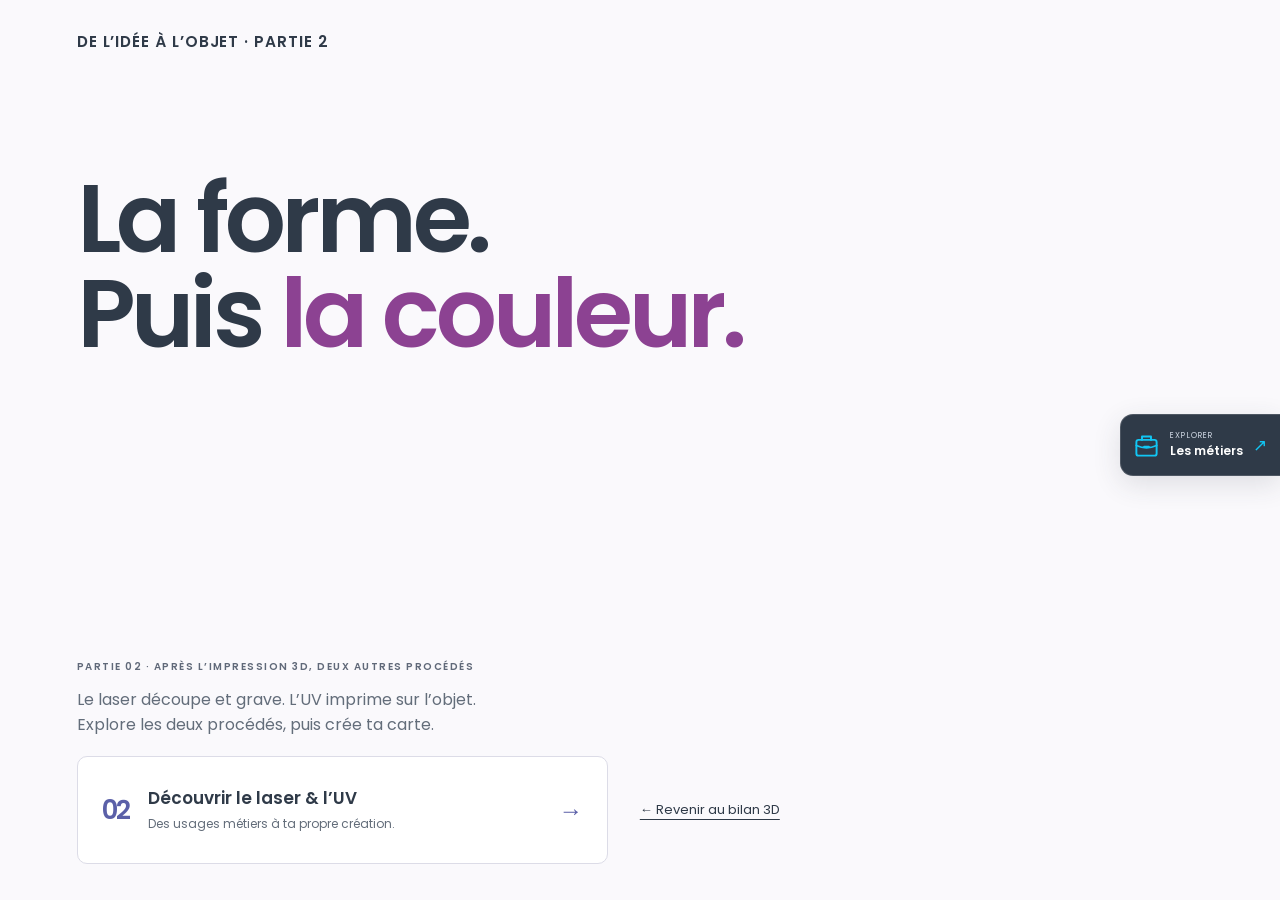
<file: partie2.html>
<!doctype html>
<html lang="fr">
<head>
  <meta charset="UTF-8"><meta name="viewport" content="width=device-width,initial-scale=1">
  <meta name="theme-color" content="#2f3a48">
  <title>Laser &amp; UV · De l’idée à l’objet · Digital Factory</title>
  <meta name="description" content="Partie 2 de l’atelier Digital Factory : comprendre la découpe laser et l’impression UV, de l’idée à l’objet.">
  <link rel="icon" type="image/svg+xml" href="favicon.svg">
  <link rel="stylesheet" href="style.css?v=df-20261105-1"><script type="module" src="partie2.js?v=df-20261105-1"></script>
<link rel="stylesheet" href="design.css?v=df-20261105-1">
<script defer src="navigation.js?v=df-20261105-1"></script>
</head>
<body data-df-page="part2" class="intro-active">
  <section class="intro-screen" aria-labelledby="intro-title">
    <p class="intro-brand">DE L’IDÉE À L’OBJET · PARTIE 2</p>
    <div class="intro-content">
      <h1 class="intro-title" id="intro-title" tabindex="-1">La forme.<br>Puis <span>la couleur.</span></h1>
      <svg class="intro-layers" viewBox="0 0 1200 230" fill="none" aria-hidden="true">
        <g stroke="currentColor" stroke-width="1.6" stroke-linecap="round">
          <path pathLength="1" d="M2 105H380C620 105 655 18 795 18S935 125 1198 125"/>
          <path pathLength="1" d="M2 127H380C620 127 655 50 795 50S935 147 1198 147"/>
          <path pathLength="1" d="M2 149H380C620 149 655 82 795 82S935 169 1198 169"/>
          <path pathLength="1" d="M2 171H380C620 171 655 114 795 114S935 191 1198 191"/>
          <path pathLength="1" d="M2 193H380C620 193 655 146 795 146S935 213 1198 213"/>
          <path pathLength="1" d="M2 215H380C620 215 655 178 795 178S935 229 1198 229"/>
        </g>
      </svg>
    </div>
    <div class="intro-journey"><p class="journey-label">PARTIE 02 · APRÈS L’IMPRESSION 3D, DEUX AUTRES PROCÉDÉS</p><p class="intro-description">Le laser découpe et grave. L’UV imprime sur l’objet.<br>Explore les deux procédés, puis crée ta carte.</p><div class="intro-choices"><button class="route-card" id="enter-workshop"><span class="route-index">02</span><span><strong>Découvrir le laser &amp; l’UV</strong><small>Des usages métiers à ta propre création.</small></span><span class="route-arrow" aria-hidden="true">→</span></button><a class="intro-back" href="index.html#etape-9">← Revenir au bilan 3D</a></div></div>
  </section>
  <a class="skip" href="#stage">Aller à l’atelier</a>
  <header class="topbar">
    <button class="brand" id="home" aria-label="Retour à l’introduction"><span class="brandmark" aria-hidden="true">≋</span><span>DE L’IDÉE<br>À L’OBJET<span class="brand-sub">DIGITAL FACTORY · LE FOREM</span></span></button>
    <nav class="route-switch" aria-label="Les deux parties de l’atelier"><a href="index.html#etape-1"><span>01</span> Impression 3D</a><a href="partie2.html#etape-1" aria-current="page"><span>02</span> Laser &amp; UV</a></nav><div class="toptools"><button class="route-menu" data-open-journey aria-haspopup="dialog">Le parcours <span aria-hidden="true">☰</span></button><button class="quiet" id="guide">Guide animateur</button><button class="clock" id="clock" title="Démarrer ou mettre en pause le chrono de l’atelier">▷ <span id="clock-text">Démarrer</span></button></div>
  </header>
  <div class="progress-track" aria-hidden="true"><div id="progress"></div></div>
  <main id="stage" tabindex="-1"></main>
  <footer class="bottom"><div class="chapter"><span id="page-number">01 / 07</span><span id="chapter-name">Les usages métiers</span></div><div id="dots" class="dots" aria-label="Étapes de l’atelier"></div><div class="nav-actions"><button id="prev" class="nav-arrow" aria-label="Écran précédent">←</button><button id="next" class="next">Suivant <span aria-hidden="true">→</span></button></div></footer>
  <div class="institutional-logos" aria-label="Digital Factory et pouvoirs subsidiants"><img class="digital-factory-logo" src="assets/logo-digital-factory.png" alt="Digital Factory by Le Forem" width="813" height="187"><img class="subsidy-logos" src="assets/logo-pouvoirs-subsidiants.jpg" alt="En Mieux, Union européenne — cofinancé par l’Union européenne, et Wallonie" width="1413" height="424"></div>
  <dialog id="modal"><div class="modal-top"><span class="eyebrow" id="modal-kicker">L’ATELIER</span><button id="close-modal" class="nav-arrow" aria-label="Fermer la fenêtre">×</button></div><div id="modal-body"></div></dialog>
  <div id="announcement" class="sr-only" aria-live="polite"></div>
  <noscript><p>Active JavaScript pour naviguer dans l’atelier.</p></noscript>
</body></html>
</file>
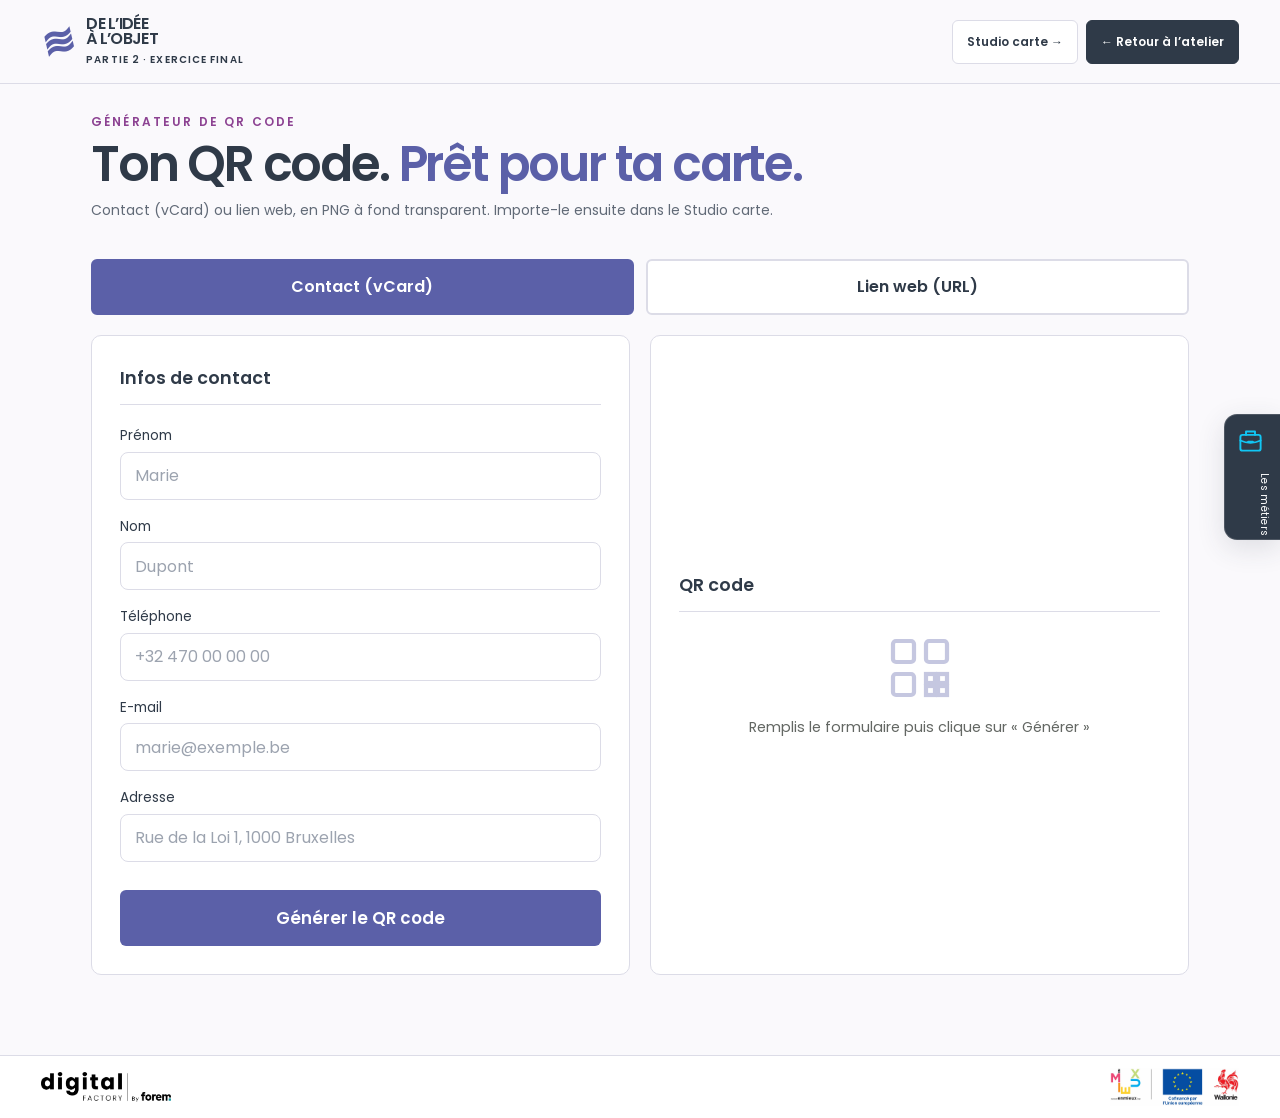
<file: qr-code.html>
<!DOCTYPE html>
<html lang="fr">
<head>
<meta charset="UTF-8">
<meta name="viewport" content="width=device-width, initial-scale=1.0">
<title>Générateur QR · De l’idée à l’objet · Digital Factory</title>
<link rel="icon" type="image/svg+xml" href="favicon.svg">
<link rel="stylesheet" href="assets/outils.css">
<!-- qrcode-generator 1.4.4 (MIT, Kazuhiko Arase), intégré localement pour fonctionner hors ligne -->
<script src="assets/vendor/qrcode.js"></script>
<script src="assets/vendor/qrcode_UTF8.js"></script>
<script src="assets/telechargement.js"></script>
<style>
  *, *::before, *::after { box-sizing: border-box; margin: 0; padding: 0; }

  :root {
    --dark-blue: #2f3a48;
    --blue: #5b60a8;
    --purple: #8c4292;
    --bg: #faf9fc;
    --surface: #ffffff;
    --border: #dcdce7;
    --text: #2f3a48;
    --muted: #636763;
    --error: #c62828;
    --radius: 6px;
    --shadow: none;
  }

  body {
    background: var(--bg);
    color: var(--text);
    font-family: 'Poppins', 'Segoe UI', Arial, sans-serif;
    line-height: 1.6;
    min-height: 100vh;
    display: flex;
    flex-direction: column;
  }

  /* Bandeau d'en-tête : seul dégradé autorisé par la charte */
  header {
    background: linear-gradient(90deg, var(--dark-blue) 0%, var(--blue) 60%, var(--purple) 100%);
    color: #fff;
    padding: 1.5rem 1rem;
  }

  .header-inner {
    max-width: 920px;
    margin: 0 auto;
    display: flex;
    align-items: center;
    gap: 1.25rem;
    flex-wrap: wrap;
  }

  .header-text h1 { font-size: 1.5rem; font-weight: 700; line-height: 1.25; }
  .header-text p { font-size: 0.9rem; opacity: 0.9; }

  main {
    flex: 1;
    width: 100%;
    max-width: 920px;
    margin: 0 auto;
    padding: 2rem 1rem;
  }

  .tabs {
    display: grid;
    grid-template-columns: 1fr 1fr;
    gap: 0.75rem;
    margin-bottom: 1.25rem;
  }

  .tab {
    min-height: 56px;
    padding: 0.75rem 1rem;
    background: var(--surface);
    border: 2px solid var(--border);
    border-radius: var(--radius);
    color: var(--dark-blue);
    font-family: inherit;
    font-weight: 600;
    font-size: 1rem;
    cursor: pointer;
    transition: background 0.15s, border-color 0.15s, color 0.15s;
  }

  .tab:hover { border-color: var(--blue); }
  .tab.active { background: var(--blue); border-color: var(--blue); color: #fff; }
  .tab:focus-visible, .btn:focus-visible, .download-btn:focus-visible { outline: 3px solid var(--blue); outline-offset: 2px; }

  .container {
    display: grid;
    grid-template-columns: 1fr 1fr;
    gap: 1.25rem;
  }

  .panel {
    background: var(--surface);
    border: 1px solid var(--border);
    border-radius: var(--radius);
    box-shadow: var(--shadow);
    padding: 1.75rem;
  }

  .panel-title {
    font-size: 1.1rem;
    font-weight: 700;
    color: var(--dark-blue);
    margin-bottom: 1.25rem;
    padding-bottom: 0.75rem;
    border-bottom: 1px solid var(--border);
  }

  .field { margin-bottom: 1rem; }

  label {
    display: block;
    font-size: 0.85rem;
    font-weight: 500;
    color: var(--dark-blue);
    margin-bottom: 0.3rem;
  }

  input {
    width: 100%;
    min-height: 48px;
    background: #fff;
    border: 1px solid var(--border);
    color: var(--text);
    font-family: inherit;
    font-size: 1rem;
    padding: 0.6rem 0.85rem;
    border-radius: 8px;
    outline: none;
    transition: border-color 0.15s, box-shadow 0.15s;
  }

  input:focus { border-color: var(--blue); box-shadow: 0 0 0 3px rgba(91, 96, 168, 0.2); }
  input::placeholder { color: #9ca3af; }

  .btn {
    width: 100%;
    min-height: 56px;
    margin-top: 0.75rem;
    padding: 0.85rem;
    border: none;
    border-radius: var(--radius);
    background: var(--blue);
    color: #fff;
    font-family: inherit;
    font-weight: 600;
    font-size: 1.05rem;
    cursor: pointer;
    transition: background 0.15s, transform 0.1s;
  }

  .btn:hover { background: #4d5296; }
  .btn:active { transform: scale(0.98); }

  .error {
    display: none;
    margin-top: 0.75rem;
    padding: 0.6rem 0.85rem;
    border-left: 4px solid var(--error);
    background: #fdecea;
    color: var(--error);
    border-radius: 8px;
    font-size: 0.9rem;
  }

  .form-section { display: none; }
  .form-section.active { display: block; }

  .qr-panel {
    display: flex;
    flex-direction: column;
    align-items: center;
    justify-content: center;
    gap: 1rem;
    min-height: 360px;
  }

  .qr-panel .panel-title { align-self: stretch; margin-bottom: 0.25rem; }

  .qr-placeholder {
    display: flex;
    flex-direction: column;
    align-items: center;
    gap: 0.75rem;
    color: var(--muted);
    font-size: 0.9rem;
    text-align: center;
  }
  .qr-placeholder svg { color: var(--blue); opacity: 0.35; }

  /* Damier léger : montre que le PNG est transparent */
  #qrcode {
    display: none;
    padding: 12px;
    border-radius: 8px;
    border: 1px solid var(--border);
    background-color: #fff;
    background-image:
      linear-gradient(45deg, #eee 25%, transparent 25%, transparent 75%, #eee 75%),
      linear-gradient(45deg, #eee 25%, transparent 25%, transparent 75%, #eee 75%);
    background-size: 16px 16px;
    background-position: 0 0, 8px 8px;
  }
  #qrcode canvas { display: block; }

  .qr-note { display: none; font-size: 0.8rem; color: var(--muted); text-align: center; }

  .download-btn {
    display: none;
    width: 100%;
    max-width: 280px;
    min-height: 52px;
    background: var(--dark-blue);
    border: none;
    color: #fff;
    font-family: inherit;
    font-weight: 600;
    font-size: 1rem;
    padding: 0.7rem 1.2rem;
    border-radius: var(--radius);
    cursor: pointer;
    transition: background 0.15s;
  }
  .download-btn:hover { background: #3d4a5c; }

  .data-preview {
    display: none;
    margin-top: 1rem;
    font-family: 'Poppins', sans-serif;
    font-size: 0.75rem;
    color: var(--muted);
    background: var(--bg);
    border: 1px solid var(--border);
    padding: 0.75rem;
    border-radius: 8px;
    white-space: pre-wrap;
    word-break: break-all;
    max-height: 140px;
    overflow-y: auto;
  }

  footer {
    background: var(--dark-blue);
    color: #fff;
    text-align: center;
    font-size: 0.85rem;
    padding: 1rem;
  }

  @media (max-width: 700px) {
    .container { grid-template-columns: 1fr; }
    .header-text h1 { font-size: 1.25rem; }
  }

  /* Harmonisation avec le site de l’atelier */
  .df-hero{max-width:920px;margin:0 auto;padding:2rem 1rem 0}.df-hero .eyebrow{font-size:12px;letter-spacing:.18em;font-weight:700;color:var(--purple);text-transform:uppercase}.df-hero h1{font-size:clamp(30px,4vw,52px);line-height:1.02;letter-spacing:-.055em;font-weight:800;color:var(--dark-blue);margin:.4rem 0 .5rem}.df-hero h1 span{color:var(--blue)}.df-hero p{color:var(--muted);font-size:15px}  .tab:focus-visible,.btn:focus-visible,.download-btn:focus-visible,input:focus-visible{outline:3px solid #11c6f4;outline-offset:3px}
</style>
<link rel="stylesheet" href="design.css?v=df-20261105-1">
<script defer src="navigation.js?v=df-20261105-1"></script>
</head>
<body data-df-page="qr">

<header class="df-bar"><a class="df-brand" href="partie2.html#etape-6"><span class="mark" aria-hidden="true">≋</span><span>DE L’IDÉE<br>À L’OBJET<small>PARTIE 2 · EXERCICE FINAL</small></span></a><nav class="df-nav" aria-label="Outils"><a href="studio-carte.html">Studio carte →</a><a class="dark" href="partie2.html#etape-6">← Retour à l’atelier</a></nav></header>
<section class="df-hero"><div class="eyebrow">Générateur de QR code</div><h1>Ton QR code. <span>Prêt pour ta carte.</span></h1><p>Contact (vCard) ou lien web, en PNG à fond transparent. Importe-le ensuite dans le Studio carte.</p></section>

<main>
  <div class="tabs" role="tablist">
    <button class="tab active" id="tab-vcard" role="tab" onclick="switchTab('vcard')">Contact (vCard)</button>
    <button class="tab" id="tab-url" role="tab" onclick="switchTab('url')">Lien web (URL)</button>
  </div>

  <div class="container">
    <div class="panel">
      <h2 class="panel-title" id="formLabel">Infos de contact</h2>

      <div class="form-section active" id="form-vcard">
        <div class="field">
          <label for="firstname">Prénom</label>
          <input type="text" id="firstname" placeholder="Marie">
        </div>
        <div class="field">
          <label for="lastname">Nom</label>
          <input type="text" id="lastname" placeholder="Dupont">
        </div>
        <div class="field">
          <label for="phone">Téléphone</label>
          <input type="tel" id="phone" placeholder="+32 470 00 00 00">
        </div>
        <div class="field">
          <label for="email">E-mail</label>
          <input type="email" id="email" placeholder="marie@exemple.be">
        </div>
        <div class="field">
          <label for="address">Adresse</label>
          <input type="text" id="address" placeholder="Rue de la Loi 1, 1000 Bruxelles">
        </div>
        <button class="btn" onclick="generate()">Générer le QR code</button>
      </div>

      <div class="form-section" id="form-url">
        <div class="field">
          <label for="url">Adresse du lien</label>
          <input type="url" id="url" placeholder="https://exemple.be">
        </div>
        <div class="field">
          <label for="urllabel">Nom du fichier (facultatif)</label>
          <input type="text" id="urllabel" placeholder="Mon site">
        </div>
        <button class="btn" onclick="generate()">Générer le QR code</button>
      </div>

      <div class="error" id="errorMsg" role="alert"></div>
      <pre class="data-preview" id="dataPreview"></pre>
    </div>

    <div class="panel qr-panel">
      <h2 class="panel-title">QR code</h2>

      <div class="qr-placeholder" id="placeholder">
        <svg width="72" height="72" viewBox="0 0 24 24" fill="none" stroke="currentColor" stroke-width="1.4">
          <rect x="3" y="3" width="7" height="7" rx="1"/>
          <rect x="14" y="3" width="7" height="7" rx="1"/>
          <rect x="3" y="14" width="7" height="7" rx="1"/>
          <rect x="14" y="14" width="3" height="3"/>
          <rect x="18" y="14" width="3" height="3"/>
          <rect x="14" y="18" width="3" height="3"/>
          <rect x="18" y="18" width="3" height="3"/>
        </svg>
        <span>Remplis le formulaire puis clique sur « Générer »</span>
      </div>

      <div id="qrcode"></div>
      <p class="qr-note" id="qrNote">Fond transparent : à placer sur un fond clair pour rester scannable.</p>
      <button class="download-btn" id="downloadBtn" onclick="download()">Télécharger en PNG</button>
      <p class="df-next" id="nextStep" style="align-self:stretch;display:none"><span>QR téléchargé ?</span><a href="studio-carte.html">L’importer dans le Studio carte →</a></p>
    </div>
  </div>
</main>

<div class="df-logos" aria-label="Digital Factory et pouvoirs subsidiants"><img class="df" src="assets/logo-digital-factory.png" alt="Digital Factory by Le Forem" width="813" height="187"><img class="sub" src="assets/logo-pouvoirs-subsidiants.jpg" alt="En Mieux, Union européenne — cofinancé par l’Union européenne, et Wallonie" width="1413" height="424"></div>

<script>
  let currentTab = 'vcard';
  const QR_COLOR = '#2f3a48'; // bleu foncé de la charte

  function switchTab(tab) {
    currentTab = tab;
    ['vcard', 'url'].forEach(t => {
      document.getElementById('tab-' + t).classList.toggle('active', t === tab);
      document.getElementById('form-' + t).classList.toggle('active', t === tab);
    });
    document.getElementById('formLabel').textContent =
      tab === 'vcard' ? 'Infos de contact' : 'Lien à encoder';
    resetQR();
  }

  function showError(msg) {
    const el = document.getElementById('errorMsg');
    el.textContent = msg;
    el.style.display = msg ? 'block' : 'none';
  }

  function resetQR() {
    document.getElementById('qrcode').innerHTML = '';
    document.getElementById('qrcode').style.display = 'none';
    document.getElementById('placeholder').style.display = 'flex';
    document.getElementById('downloadBtn').style.display = 'none';
    document.getElementById('qrNote').style.display = 'none';
    document.getElementById('dataPreview').style.display = 'none';
    document.getElementById('nextStep').style.display = 'none';
    showError('');
  }

  function buildVCard() {
    const fn = document.getElementById('firstname').value.trim();
    const ln = document.getElementById('lastname').value.trim();
    const phone = document.getElementById('phone').value.trim();
    const email = document.getElementById('email').value.trim();
    const address = document.getElementById('address').value.trim();
    if (!fn && !ln && !phone && !email && !address) return null;
    const name = [ln, fn].filter(Boolean).join(';');
    const fullname = [fn, ln].filter(Boolean).join(' ');
    let vcard = 'BEGIN:VCARD\nVERSION:3.0\n';
    if (name) vcard += `N:${name};;;\n`;
    if (fullname) vcard += `FN:${fullname}\n`;
    if (phone) vcard += `TEL;TYPE=CELL:${phone}\n`;
    if (email) vcard += `EMAIL:${email}\n`;
    if (address) vcard += `ADR;TYPE=HOME:;;${address};;;;\n`;
    vcard += 'END:VCARD';
    return vcard;
  }

  function buildURL() {
    let url = document.getElementById('url').value.trim();
    if (!url) return null;
    if (!/^https?:\/\//i.test(url)) url = 'https://' + url;
    return url;
  }

  function generate() {
    showError('');
    let data = '', preview = '';
    if (currentTab === 'vcard') {
      data = buildVCard();
      if (!data) { showError('Remplis au moins un champ du contact.'); return; }
      preview = data;
    } else {
      data = buildURL();
      if (!data) { showError('Entre une adresse web valide.'); return; }
      const label = document.getElementById('urllabel').value.trim();
      preview = label ? `${label}\n${data}` : data;
    }

    const qrDiv = document.getElementById('qrcode');
    qrDiv.innerHTML = '';

    try {
      qrcode.stringToBytes = qrcode.stringToBytesFuncs['UTF-8'];
      const qr = qrcode(0, 'M');
      qr.addData(data);
      qr.make();

      const count = qr.getModuleCount();
      const cell = 12;      // pixels par module : PNG haute résolution
      const margin = 4;     // zone de silence (en modules)
      const size = (count + margin * 2) * cell;

      const canvas = document.createElement('canvas');
      canvas.width = size;
      canvas.height = size;
      const ctx = canvas.getContext('2d');
      ctx.clearRect(0, 0, size, size);   // fond transparent : aucun remplissage
      ctx.fillStyle = QR_COLOR;
      for (let r = 0; r < count; r++) {
        for (let c = 0; c < count; c++) {
          if (qr.isDark(r, c)) {
            ctx.fillRect((c + margin) * cell, (r + margin) * cell, cell, cell);
          }
        }
      }
      canvas.style.width = '240px';
      canvas.style.height = '240px';
      qrDiv.appendChild(canvas);
    } catch (e) {
      showError('Erreur de génération du QR code : ' + e.message + ' (contenu peut-être trop long).');
      return;
    }

    qrDiv.style.display = 'block';
    document.getElementById('placeholder').style.display = 'none';
    document.getElementById('downloadBtn').style.display = 'inline-block';
    document.getElementById('qrNote').style.display = 'block';
    document.getElementById('nextStep').style.display = 'flex';
    const dp = document.getElementById('dataPreview');
    dp.textContent = preview;
    dp.style.display = 'block';
  }

  function download() {
    const raw = currentTab === 'vcard'
      ? (document.getElementById('firstname').value.trim() || 'contact')
      : (document.getElementById('urllabel').value.trim() || 'lien');
    const slug = raw.normalize('NFD').replace(/[\u0300-\u036f]/g, '')
      .toLowerCase().replace(/\s+/g, '-').replace(/[^a-z0-9-]/g, '') || 'qr';
    const canvas = document.querySelector('#qrcode canvas');
    if (!canvas) return;
    canvas.toBlob(blob => { if (blob) window.dfDownload(blob, slug + '-QR.png'); }, 'image/png');
  }

  document.querySelectorAll('input').forEach(input => {
    input.addEventListener('keydown', e => { if (e.key === 'Enter') generate(); });
  });
</script>
</body>
</html>
</file>
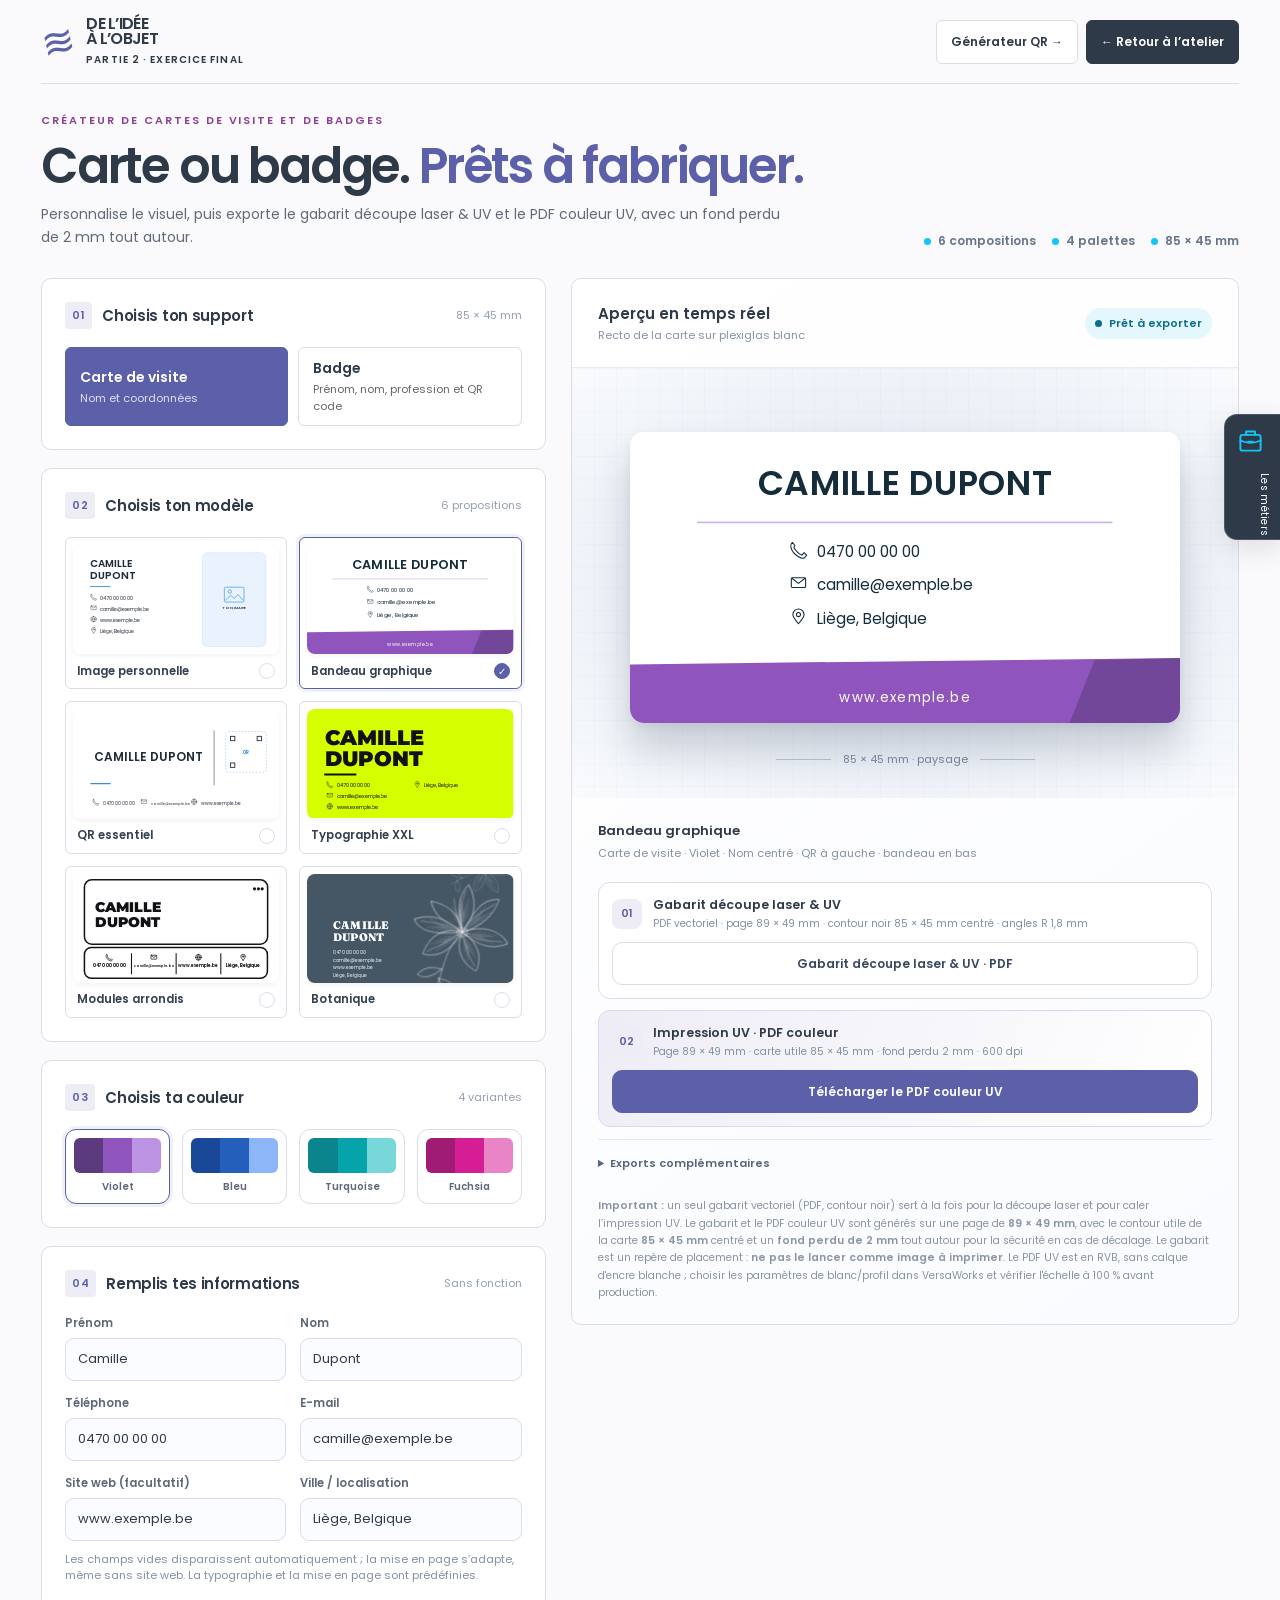
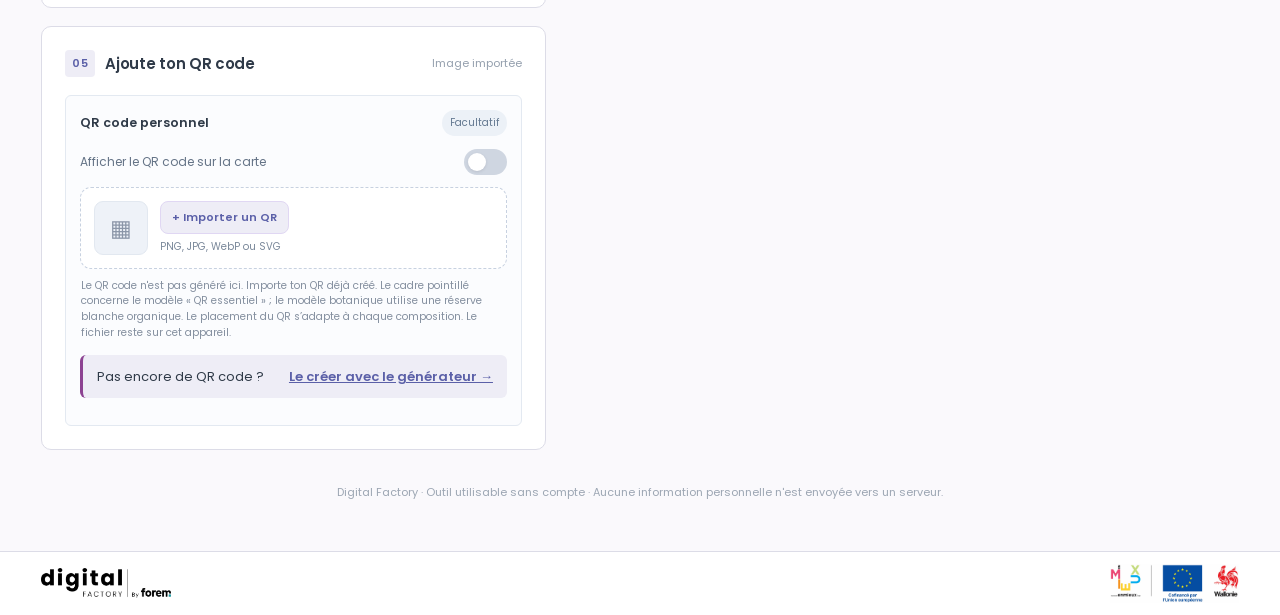
<file: studio-carte.html>
<!doctype html>
<html lang="fr">
<head>
<meta charset="utf-8">
<meta name="viewport" content="width=device-width,initial-scale=1">
<meta name="theme-color" content="#2F3A48">
<title>Studio carte · De l’idée à l’objet · Digital Factory</title>
<link rel="icon" type="image/svg+xml" href="favicon.svg">
<link rel="stylesheet" href="assets/outils.css">
<style>@font-face{font-family:Montserrat;src:url('assets/fonts/montserrat-latin-900-normal.woff2') format('woff2');font-weight:900;font-display:swap}@font-face{font-family:Fraunces;src:url('assets/fonts/fraunces-latin-900-normal.woff2') format('woff2');font-weight:900;font-display:swap}</style>
<style>
:root{font-family:Poppins,Arial,sans-serif;color:#2f3a48;background:#faf9fc;font-synthesis:none}*{box-sizing:border-box}body{margin:0;min-height:100vh}button,input{font:inherit}button{cursor:pointer}button:disabled{opacity:.48;cursor:not-allowed}.app-shell{max-width:1500px;margin:0 auto;padding:0 36px 60px}.topbar{height:78px;display:flex;align-items:center;justify-content:space-between;gap:18px;border-bottom:1px solid #dcdce7}.brand{display:flex;align-items:center;gap:13px;text-decoration:none;color:inherit}.brand-mark{display:grid;place-items:center;width:43px;height:43px;border-radius:6px;background:#2f3a48;position:relative;overflow:hidden}.brand-mark i{position:absolute;width:18px;height:25px;background:#7a7bca;border-radius:4px;transform:skewY(-18deg) rotate(-12deg);left:11px;top:9px}.brand-mark i:nth-child(2){left:16px;top:12px;background:#b48bc9;opacity:.89}.brand-mark i:nth-child(3){left:21px;top:15px;background:#66bbfa;opacity:.84}.brand-official{display:block;width:auto;max-width:220px;height:46px;object-fit:contain;object-position:left center}.brand strong{font-size:13px;letter-spacing:.07em;font-weight:800;display:block}.brand span{font-size:11px;color:#7f899a;letter-spacing:.17em;text-transform:uppercase;display:block}.top-right{display:flex;align-items:center;gap:12px}.top-right .pill{border:1px solid #dde3eb;border-radius:99px;color:#667386;padding:7px 13px;font-size:12px;font-weight:600;background:white}.hero{padding:36px 0 31px;display:flex;align-items:end;justify-content:space-between;gap:25px}.eyebrow{font-size:11px;text-transform:uppercase;letter-spacing:.23em;color:#8c4292;font-weight:800}.hero h1{font-size:clamp(27px,3.15vw,48px);line-height:1.13;margin:11px 0 9px;letter-spacing:-.045em;font-weight:700}.hero p{color:#7a8697;margin:0;font-size:14px;line-height:1.65}.hero-meta{display:flex;gap:16px;color:#66758a;font-size:12px;font-weight:600;flex-wrap:wrap}.hero-meta span{display:flex;align-items:center;gap:7px}.hero-meta b{width:7px;height:7px;border-radius:50%;background:#11c6f4;display:inline-block}.layout{display:grid;grid-template-columns:minmax(380px, 505px) minmax(480px,1fr);gap:25px;align-items:start}.editor{display:flex;flex-direction:column;gap:18px}.panel{background:white;border:1px solid #dcdce7;border-radius:8px;box-shadow:0 7px 25px #1b2c4810;padding:23px}.section-head{display:flex;justify-content:space-between;align-items:center;margin-bottom:18px}.section-heading{display:flex;gap:10px;align-items:center;font-size:15px;font-weight:700;letter-spacing:-.02em}.section-number{font-size:11px;font-weight:800;letter-spacing:.06em;color:#5b60a8;background:#eeedf6;border-radius:7px;padding:5px 7px}.section-help{font-size:11px;color:#95a0ae}.models{display:grid;grid-template-columns:repeat(2,minmax(0,1fr));gap:12px}.model{padding:7px;background:#fff;border:1.5px solid #dcdce7;border-radius:6px;text-align:left;transition:border-color .15s,transform .15s,box-shadow .15s;min-width:0}.model:hover{transform:translateY(-1px);box-shadow:0 5px 15px #24314913}.model.active{border-color:#5b60a8;box-shadow:0 0 0 3px #5b60a817}.model-art{background:#f8f9fc;border-radius:8px;display:block;overflow:hidden;aspect-ratio:1.8889;line-height:0;box-shadow:0 2px 4px #1c28400e}.model-art svg{width:100%;height:100%}.model-footer{display:flex;align-items:center;gap:5px;justify-content:space-between;margin:9px 4px 2px}.model-name{font-size:11.7px;font-weight:650;color:#344152;line-height:1.35}.model-check{display:grid;place-items:center;width:16px;height:16px;border-radius:50%;font-size:10px;border:1px solid #d9e0eb;color:transparent;flex-shrink:0}.model.active .model-check{color:white;background:#5b60a8;border-color:#5b60a8}.palette-grid{display:grid;grid-template-columns:repeat(4,minmax(0,1fr));gap:12px}.palette{border:1.5px solid #dcdce7;border-radius:11px;background:white;padding:8px 8px 10px;min-width:0;transition:all .15s}.palette.active{border-color:#5b60a8;box-shadow:0 0 0 3px #5b60a817}.palette-swatches{display:flex;height:35px;border-radius:6px;overflow:hidden;margin-bottom:8px}.palette-swatches span{flex:1}.palette span.name{display:block;font-size:10px;font-weight:600;color:#5e6979;line-height:1.15}.fields{display:grid;grid-template-columns:1fr 1fr;gap:14px}.field{min-width:0}.field.wide{grid-column:1/-1}.field label{display:block;margin-bottom:6px;color:#5d687a;font-weight:600;font-size:11.5px}.field input{width:100%;height:43px;padding:0 12px;border-radius:9px;border:1px solid #dcdce7;background:#fbfcff;color:#2f3a48;font-size:13px;outline:none;transition:border-color .15s,box-shadow .15s}.field input:focus{border-color:#5b60a8;box-shadow:0 0 0 3px #8c42921a}.field input::placeholder{color:#adb6c3}.microcopy{font-size:11px;color:#8490a0;line-height:1.5;margin:10px 0 0}.qr-card{border:1px solid #e3e9f1;border-radius:6px;padding:14px;background:#fbfcfe}.qr-header{display:flex;justify-content:space-between;align-items:center;gap:10px}.qr-label{font-weight:700;font-size:12.5px}.required{font-size:10px;color:#8755b3;background:#f1e9f7;border-radius:99px;padding:5px 8px}.optional{font-size:10px;color:#647991;background:#ecf1f7;border-radius:99px;padding:5px 8px}.switch-line{display:flex;justify-content:space-between;align-items:center;margin-top:13px;gap:12px}.switch-line span{font-size:12px;color:#657487}.toggle{width:43px;height:26px;border:0;background:#cfd6e1;border-radius:99px;position:relative;transition:background .18s;flex-shrink:0}.toggle:after{content:"";position:absolute;top:4px;left:4px;width:18px;height:18px;border-radius:50%;background:white;box-shadow:0 1px 3px #3342;transition:left .18s}.toggle.on{background:#5b60a8}.toggle.on:after{left:21px}.file-area{margin-top:12px;display:flex;align-items:center;gap:12px;border:1px dashed #c7d1e0;border-radius:11px;padding:13px;background:white}.qr-square{width:54px;height:54px;border-radius:9px;background:#eef2f8;border:1px solid #e2e8f0;flex:0 0 auto;display:grid;place-items:center;overflow:hidden;color:#8b96a8;font-size:23px}.qr-square img{width:100%;height:100%;object-fit:contain}.file-actions{min-width:0;flex:1}.import-btn{background:#eeedf6;color:#5b60a8;border:1px solid #e0d7f3;font-weight:700;padding:7px 11px;border-radius:8px;font-size:11px}.file-name{font-size:10px;color:#7a889a;white-space:nowrap;overflow:hidden;text-overflow:ellipsis;margin:5px 0 0}.remove-btn{border:0;background:none;color:#aa5280;padding:4px;font-size:11px;text-decoration:underline}.file-help{font-size:10.5px;color:#8590a0;margin:9px 1px 0;line-height:1.5}.preview-panel{position:sticky;top:16px;border-radius:8px;background:linear-gradient(145deg,#fff 0%,#fafbfe 95%);border:1px solid #dcdce7;box-shadow:0 15px 58px #2134520e;overflow:hidden}.preview-top{padding:23px 26px;border-bottom:1px solid #e9edf3;display:flex;justify-content:space-between;align-items:center;gap:12px}.preview-title{font-weight:700;font-size:15px}.preview-sub{font-size:11px;color:#8793a3;margin-top:2px}.status{display:flex;align-items:center;gap:7px;font-size:11px;font-weight:650;color:#0b6f8a;background:#e3f7fd;border-radius:100px;padding:7px 10px}.status.error{color:#ae6441;background:#fff1e8}.status i{width:7px;height:7px;background:currentColor;border-radius:50%}.stage{padding:clamp(20px,5vw,66px) clamp(24px,5vw,58px) 30px;background:radial-gradient(ellipse at center,#eef2f9 0%,#e8edf5 47%,#f9fbfd 99%);min-height:365px;display:flex;flex-direction:column;align-items:center;justify-content:center;position:relative}.stage:before{content:'';position:absolute;inset:0;background-image:linear-gradient(#8493ac09 1px,transparent 1px),linear-gradient(90deg,#8493ac09 1px,transparent 1px);background-size:22px 22px;pointer-events:none}.card-visual{width:100%;aspect-ratio:1.8889;box-shadow:0 27px 38px #23304c30,0 4px 8px #24304710;border-radius:14px;z-index:1;overflow:hidden;background:#fff;max-width:720px}.card-visual svg{width:100%;height:100%;display:block}.size-readout{position:relative;z-index:1;margin-top:28px;color:#738197;font-size:11px;display:flex;align-items:center;gap:12px}.size-readout .ruler{height:1px;width:55px;background:#afbac9}.preview-footer{padding:23px 26px}.selected-name{font-size:13px;font-weight:700;margin:0 0 4px}.selected-details{font-size:11px;color:#8190a2;margin:0 0 20px}.action-row{display:grid;grid-template-columns:1fr 1fr;gap:10px}.action-row button{border-radius:11px;min-height:45px;padding:10px 12px;font-size:12px;font-weight:700}.main-action{border:0;background:#2f3a48;color:white}.main-action:hover:enabled{background:#5b60a8}.secondary-action{border:1px solid #dcdce7;color:#435168;background:#fff}.secondary-action:hover:enabled{background:#f4f5fc}.action-row button.wide{grid-column:1/-1;background:#eeedf6;border:1px solid #e2daf0;color:#5b60a8}.print-tip{font-size:10.5px;line-height:1.65;color:#8995a4;margin:15px 0 0}.notice{margin:0 0 15px;border-radius:10px;padding:11px 13px;color:#835a35;background:#fff6e9;border:1px solid #f4e4c9;font-size:11.5px;line-height:1.55;display:none}.notice.visible{display:block}.footer-note{text-align:center;color:#9ca6b3;font-size:11px;margin:34px 0 0}.toast{position:fixed;bottom:25px;left:50%;transform:translateX(-50%);background:#2f3a48;color:#fff;border-radius:12px;padding:12px 20px;font-size:12px;box-shadow:0 15px 30px #1f2c4438;z-index:100;opacity:0;pointer-events:none;transition:opacity .2s}.toast.show{opacity:1}.screen-reader{position:absolute!important;width:1px;height:1px;clip:rect(0,0,0,0);overflow:hidden}#printSheet{display:none}@media(max-width:1120px){.app-shell{padding:0 24px 60px}.layout{grid-template-columns:minmax(320px,.86fr) minmax(400px,1.14fr);gap:16px}.panel{padding:18px}.models{gap:9px}.palette-grid{gap:8px}.stage{padding:35px 23px;min-height:310px}}@media(max-width:840px){.layout{grid-template-columns:1fr}.preview-panel{position:static;grid-row:1}.hero{padding:25px 0}.hero-meta{display:none}.stage{min-height:300px}.app-shell{padding:0 15px 40px}.panel{padding:17px}.models{grid-template-columns:repeat(3,1fr)}}@media(max-width:550px){.topbar{height:69px}.top-right .pill{display:none}.models{grid-template-columns:repeat(2,1fr)}.hero h1{font-size:29px}.fields{gap:10px}.palette-grid{gap:7px}.palette span.name{font-size:9px}.preview-top{padding:18px}.preview-footer{padding:17px}.stage{min-height:225px;padding:24px 14px}.card-visual{border-radius:8px}.size-readout{margin-top:20px}.model-name{font-size:10.5px}}@page{size:85mm 45mm;margin:0}@media print{html,body{margin:0!important;padding:0!important;width:85mm!important;height:45mm!important;background:transparent!important;overflow:hidden!important;-webkit-print-color-adjust:exact;print-color-adjust:exact}.app-shell,.toast{display:none!important}#printSheet{display:block!important;position:absolute!important;left:0;top:0;width:85mm;height:45mm;margin:0;overflow:hidden}#printSheet svg{display:block!important;width:85mm;height:45mm}}

.production-export{border:1px solid #dcdce7;border-radius:12px;padding:13px;margin:0 0 11px;background:#fff}
.production-export.prominent{background:linear-gradient(115deg,#eeedf6,#ffffff);border-color:#dcd6f0}
.production-heading{display:flex;gap:11px;align-items:center;margin-bottom:11px}
.production-heading strong{display:block;color:#2f3a48;font-size:12.5px}
.production-heading small{display:block;color:#8190a2;font-size:10px;line-height:1.5;margin-top:2px}
.production-step{display:grid;place-items:center;flex:0 0 auto;background:#eeedf6;color:#5b60a8;font-size:11px;border-radius:8px;width:30px;height:30px;font-weight:800}
.wide-production{width:100%;height:43px;padding:9px 12px;border-radius:10px;background:#fff;border:1px solid #dcdce7;color:#394960;font-size:12px;font-weight:700}
.wide-production.main-action{background:#2f3a48;color:#fff;border-color:#2f3a48}
.secondary-exports{border-top:1px solid #e5e9f0;padding-top:15px;margin-top:12px}
.secondary-exports summary{cursor:pointer;font-weight:700;font-size:11px;color:#58667b;margin-bottom:10px}
.secondary-exports .action-row{margin-top:10px}
.kind-switch{display:grid;grid-template-columns:1fr 1fr;gap:10px}.kind-switch button{min-height:56px;border:1.5px solid #dcdce7;border-radius:6px;background:#fff;color:#2f3a48;font-weight:700;font-size:14px;display:flex;flex-direction:column;align-items:flex-start;justify-content:center;gap:2px;padding:10px 14px;text-align:left}.kind-switch button small{font-weight:500;font-size:11px;color:#636763}.kind-switch button[aria-pressed=true]{border-color:#5b60a8;background:#5b60a8;color:#fff}.kind-switch button[aria-pressed=true] small{color:#ffffffcc}.badge-only{display:none}body.badge-mode .badge-only{display:block}body.badge-mode .card-only{display:none}

/* Harmonisation avec le site de l’atelier */
.app-shell{max-width:1500px;padding:0 3.2vw 50px}.hero h1{font-weight:800;letter-spacing:-.055em;line-height:1.02}.eyebrow{color:#8c4292;letter-spacing:.18em}.panel,.preview-panel{box-shadow:none}.section-number{border-radius:4px}.main-action,.wide-production.main-action{background:#5b60a8;border-color:#5b60a8}.main-action:hover:enabled{background:#2f3a48}.toggle.on{background:#5b60a8}.model.active .model-check{background:#5b60a8;border-color:#5b60a8}.field input:focus{border-color:#5b60a8;box-shadow:0 0 0 3px #5b60a826}button:focus-visible,input:focus-visible,a:focus-visible{outline:3px solid #11c6f4;outline-offset:3px}@media(max-width:840px){.app-shell{padding:0 16px 40px}}
</style>
<link rel="stylesheet" href="design.css?v=df-20261105-1">
<script defer src="navigation.js?v=df-20261105-1"></script>
<style>#personalImagePanel[hidden]{display:none}.art-fitting{display:flex;gap:8px;margin-top:14px}.art-fitting button{flex:1;min-height:42px;border:1px solid #dcdce7;border-radius:6px;background:#fff;color:#2f3a48;font-size:12px}.art-fitting button[aria-pressed="true"]{background:#5b60a8;color:#fff;border-color:#5b60a8}</style>
</head>
<body data-df-page="studio">
<div class="app-shell">
  <header class="df-bar"><a class="df-brand" href="partie2.html#etape-6"><span class="mark" aria-hidden="true">≋</span><span>DE L’IDÉE<br>À L’OBJET<small>PARTIE 2 · EXERCICE FINAL</small></span></a><nav class="df-nav" aria-label="Outils"><a href="qr-code.html">Générateur QR →</a><a class="dark" href="partie2.html#etape-6">← Retour à l’atelier</a></nav></header>
  <section class="hero"><div><div class="eyebrow">Créateur de cartes de visite et de badges</div><h1>Carte ou badge. <span style="color:#5b60a8">Prêts à fabriquer.</span></h1><p>Personnalise le visuel, puis exporte le gabarit découpe laser &amp; UV et le PDF couleur UV, avec un fond perdu de 2 mm tout autour.</p></div><div class="hero-meta"><span><b></b> 6 compositions</span><span><b></b> 4 palettes</span><span><b></b> 85 × 45 mm</span></div></section>
  <main class="layout">
    <div class="editor">
      <section class="panel"><div class="section-head"><div class="section-heading"><span class="section-number">01</span> Choisis ton support</div><span class="section-help">85 × 45 mm</span></div><div class="kind-switch" role="group" aria-label="Support"><button type="button" data-kind="carte" aria-pressed="true">Carte de visite<small>Nom et coordonnées</small></button><button type="button" data-kind="badge" aria-pressed="false">Badge<small>Prénom, nom, profession et QR code</small></button></div></section>
      <section class="panel"><div class="section-head"><div class="section-heading"><span class="section-number">02</span> Choisis ton modèle</div><span class="section-help">6 propositions</span></div><div class="models" id="modelChoices"></div></section>
      <section class="panel"><div class="section-head"><div class="section-heading"><span class="section-number">03</span> Choisis ta couleur</div><span class="section-help">4 variantes</span></div><div class="palette-grid" id="colorChoices"></div></section>
      <section class="panel" id="personalImagePanel" hidden>
        <div class="section-head"><div class="section-heading">Ton image à droite</div><span class="section-help">Zone réservée</span></div>
        <div class="file-area"><div class="file-actions"><button type="button" class="import-btn" id="importArt">Importer mon image</button><p class="file-name" id="artFileName"></p></div><button type="button" class="remove-btn" id="removeArt" hidden>Retirer</button></div>
        <input class="screen-reader" type="file" accept="image/png,image/jpeg,image/webp,.png,.jpg,.jpeg,.webp" id="artInput">
        <div class="art-fitting" role="group" aria-label="Cadrage de l’image"><button type="button" data-art-fit="meet" aria-pressed="true">Image entière</button><button type="button" data-art-fit="slice" aria-pressed="false">Remplir le cadre</button></div>
        <p class="microcopy">L’image reste dans le cadre de droite, séparée du texte. « Remplir le cadre » recadre les bords. Elle est intégrée aux exports et reste sur cet appareil.</p>
      </section>
      <section class="panel"><div class="section-head"><div class="section-heading"><span class="section-number">04</span> Remplis tes informations</div><span class="section-help card-only">Sans fonction</span><span class="section-help badge-only">Avec profession</span></div>
        <div class="fields"><div class="field"><label for="firstName">Prénom</label><input id="firstName" maxlength="60" value="Camille" autocomplete="given-name"></div><div class="field"><label for="lastName">Nom</label><input id="lastName" maxlength="60" value="Dupont" autocomplete="family-name"></div>
        <div class="field wide badge-only"><label for="profession">Profession</label><input id="profession" maxlength="70" value="Technicienne en fabrication numérique"></div>
        <div class="field card-only"><label for="phone">Téléphone</label><input id="phone" maxlength="60" value="0470 00 00 00" inputmode="tel" autocomplete="tel"></div><div class="field card-only"><label for="email">E-mail</label><input id="email" maxlength="80" value="camille@exemple.be" inputmode="email" autocomplete="email"></div>
        <div class="field card-only"><label for="website">Site web (facultatif)</label><input id="website" maxlength="90" value="www.exemple.be" autocomplete="url"></div><div class="field card-only"><label for="location">Ville / localisation</label><input id="location" maxlength="70" value="Liège, Belgique"></div></div>
        <p class="microcopy badge-only">Badge : prénom, nom et profession. La mise en page garde une place pour le QR code.</p><p class="microcopy card-only">Les champs vides disparaissent automatiquement ; la mise en page s’adapte, même sans site web. La typographie et la mise en page sont prédéfinies.</p>
      </section>
      <section class="panel"><div class="section-head"><div class="section-heading"><span class="section-number">05</span> Ajoute ton QR code</div><span class="section-help">Image importée</span></div>
        <div class="qr-card"><div class="qr-header"><span class="qr-label">QR code personnel</span><span id="qrRequired" class="optional">Facultatif</span></div>
          <div class="switch-line"><span id="qrHelp">Afficher le QR code sur la carte</span><button type="button" id="qrToggle" class="toggle" role="switch" aria-label="Afficher le QR code" aria-checked="false"></button></div>
          <div class="file-area" id="dropTarget"><div class="qr-square" id="qrThumbnail" aria-hidden="true">▦</div><div class="file-actions"><button type="button" class="import-btn" id="importButton">+ Importer un QR</button><div class="file-name" id="qrFileName">PNG, JPG, WebP ou SVG</div></div><button type="button" id="removeQr" class="remove-btn" hidden>Retirer</button></div>
          <input class="screen-reader" type="file" accept=".png,.jpg,.jpeg,.webp,.svg,image/png,image/jpeg,image/webp,image/svg+xml" id="qrInput">
          <p class="file-help">Le QR code n'est pas généré ici. Importe ton QR déjà créé. Le cadre pointillé concerne le modèle « QR essentiel » ; le modèle botanique utilise une réserve blanche organique. Le placement du QR s’adapte à chaque composition. Le fichier reste sur cet appareil.</p><p class="df-next"><span>Pas encore de QR code ?</span><a href="qr-code.html">Le créer avec le générateur →</a></p>
        </div>
      </section>
    </div>
    <aside class="preview-panel" aria-label="Aperçu et impression">
      <div class="preview-top"><div><div class="preview-title">Aperçu en temps réel</div><div class="preview-sub">Recto de la carte sur plexiglas blanc</div></div><div class="status" id="status"><i></i><span>Prêt à exporter</span></div></div>
      <div class="stage"><div class="card-visual" id="cardPreview"></div><div class="size-readout"><span class="ruler"></span><span>85 × 45 mm · paysage</span><span class="ruler"></span></div></div>
      <div class="preview-footer"><div class="selected-name" id="selectedLabel">Modèle 1 · Bandeau graphique</div><p class="selected-details" id="selectedDetails">Bleu nuit · nom et coordonnées</p><div class="notice" id="exportNotice" role="status"></div>
        <div class="production-export"><div class="production-heading"><span class="production-step">01</span><div><strong>Gabarit découpe laser &amp; UV</strong><small>PDF vectoriel · page 89 × 49 mm · contour noir 85 × 45 mm centré · angles R 1,8 mm</small></div></div><button type="button" class="wide-production" id="downloadGuidePdf">Gabarit découpe laser &amp; UV · PDF</button></div>
        <div class="production-export prominent"><div class="production-heading"><span class="production-step">02</span><div><strong>Impression UV · PDF couleur</strong><small>Page 89 × 49 mm · carte utile 85 × 45 mm · fond perdu 2 mm · 600 dpi</small></div></div><button type="button" class="wide-production main-action" id="downloadUvPdf">Télécharger le PDF couleur UV</button></div>
        <details class="secondary-exports"><summary>Exports complémentaires</summary><div class="action-row"><button type="button" class="secondary-action" id="downloadPng">PNG · 600 dpi</button><button type="button" class="secondary-action" id="downloadSvg">Visuel · SVG</button><button type="button" class="wide" id="printButton">Imprimer depuis le navigateur</button></div></details>
        <p class="print-tip"><b>Important :</b> un seul gabarit vectoriel (PDF, contour noir) sert à la fois pour la découpe laser et pour caler l’impression UV. Le gabarit et le PDF couleur UV sont générés sur une page de <b>89 × 49 mm</b>, avec le contour utile de la carte <b>85 × 45 mm</b> centré et un <b>fond perdu de 2 mm</b> tout autour pour la sécurité en cas de décalage. Le gabarit est un repère de placement : <b>ne pas le lancer comme image à imprimer</b>. Le PDF UV est en RVB, sans calque d'encre blanche ; choisir les paramètres de blanc/profil dans VersaWorks et vérifier l'échelle à 100 % avant production.</p>
      </div>
    </aside>
  </main>
  <p class="footer-note">Digital Factory · Outil utilisable sans compte · Aucune information personnelle n'est envoyée vers un serveur.</p>
</div>
<div class="df-logos" aria-label="Digital Factory et pouvoirs subsidiants"><img class="df" src="assets/logo-digital-factory.png" alt="Digital Factory by Le Forem" width="813" height="187"><img class="sub" src="assets/logo-pouvoirs-subsidiants.jpg" alt="En Mieux, Union européenne — cofinancé par l’Union européenne, et Wallonie" width="1413" height="424"></div>
<div class="toast" id="toast" role="status" aria-live="polite"></div>
<div id="printSheet" aria-hidden="true"></div>
<script src="assets/telechargement.js"></script>
<script>
'use strict';
const MODELS=[
 {id:0,name:'Image personnelle',detail:'Texte à gauche · image réservée à droite'},
 {id:1,name:'Bandeau graphique',detail:'Nom centré · QR à gauche · bandeau en bas'},
 {id:2,name:'QR essentiel',detail:'QR obligatoire · coordonnées en bas'},
 {id:3,name:'Typographie XXL',detail:'Fond vif · identité typographique forte'},
 {id:4,name:'Modules arrondis',detail:'Encadrés noirs · panneau QR coloré'},
 {id:5,name:'Botanique',detail:'Grand dessin floral au trait · typographie fine'}
];
const COLORS=[
 {name:'Bleu nuit',dark:'#1E3A57',accent:'#318FE1',bright:'#A7D5FF',pale:'#EAF3FD',text:'#202B38'},
 {name:'Violet',dark:'#252E61',accent:'#8B67DC',bright:'#C2A6EE',pale:'#F1ECFC',text:'#232A44'},
 {name:'Turquoise',dark:'#123C57',accent:'#17A8B8',bright:'#A3E2E9',pale:'#E7FAFB',text:'#173241'},
 {name:'Graphite',dark:'#2C3340',accent:'#448DEF',bright:'#ACD3F8',pale:'#EDF2F7',text:'#232932'}
];
const MODEL_COLORS={
 1:[
  {name:'Violet',dark:'#5B3B7D',accent:'#8F55BD',bright:'#BC92E2',pale:'#F8F3FC',text:'#152C3B'},
  {name:'Bleu',dark:'#194899',accent:'#245FBB',bright:'#8DB6F9',pale:'#EDF4FF',text:'#152C3B'},
  {name:'Turquoise',dark:'#0B858D',accent:'#05A4AB',bright:'#77D7D9',pale:'#E6F9F9',text:'#152C3B'},
  {name:'Fuchsia',dark:'#A01B74',accent:'#D51E96',bright:'#E984C6',pale:'#FFF0FA',text:'#152C3B'}
 ],
 3:[
  {name:'Citron flash',dark:'#191B1B',accent:'#D5FF00',bright:'#F0FF70',pale:'#EAFEA0',text:'#101115'},
  {name:'Cyan électrique',dark:'#191B1B',accent:'#08DDE5',bright:'#9DFAFB',pale:'#D2FFFF',text:'#101115'},
  {name:'Rose pop',dark:'#191B1B',accent:'#F727B2',bright:'#FFA1DC',pale:'#FFE2F4',text:'#101115'},
  {name:'Orange intense',dark:'#191B1B',accent:'#FF8D0B',bright:'#FFD27B',pale:'#FFF0CE',text:'#101115'}
 ],
 4:[
  {name:'Citron flash',dark:'#151515',accent:'#DBFF04',bright:'#F3FF9F',pale:'#F7FFD1',text:'#141414'},
  {name:'Cyan',dark:'#151515',accent:'#12DCE6',bright:'#A2FAFA',pale:'#D9FBFE',text:'#141414'},
  {name:'Magenta',dark:'#151515',accent:'#F92CB3',bright:'#FFADE0',pale:'#FFE0F4',text:'#141414'},
  {name:'Orange',dark:'#151515',accent:'#FF9209',bright:'#FFCC86',pale:'#FFF1D8',text:'#141414'}
 ],
 5:[
  {name:'Ardoise',dark:'#455664',accent:'#FFFFFF',bright:'#DCE6E9',pale:'#E6ECEF',text:'#FFFFFF',floralInk:'#FFFFFF',bg:'#455664'},
  {name:'Sauge',dark:'#7A8C78',accent:'#FDFDF5',bright:'#D9E6D7',pale:'#F4F7ED',text:'#FFFFFF',floralInk:'#FFFFFF',bg:'#7A8C78'},
  {name:'Vieux rose',dark:'#AE8C91',accent:'#FFFAF7',bright:'#F5DADF',pale:'#FFF4F4',text:'#FFFFFF',floralInk:'#FFFCF6',bg:'#AE8C91'},
  {name:'Ivoire',dark:'#F9F6F0',accent:'#364651',bright:'#C7B9AF',pale:'#FFFFFF',text:'#263742',floralInk:'#364651',bg:'#FAF8F4'}
 ]
};
function palettesFor(model=state.model){return MODEL_COLORS[model]||COLORS;}
const CARD_W_MM=85, CARD_H_MM=45, CORNER_R_MM=1.8;
const DEFAULT={firstName:'Camille',lastName:'Dupont',profession:'Technicienne en fabrication numérique',phone:'0470 00 00 00',email:'camille@exemple.be',website:'www.exemple.be',location:'Liège, Belgique'};
let state={kind:'carte',model:1,color:0,modelColors:[0,0,0,0,0,0],artData:'',artName:'',artFit:'meet',showQR:false,qrData:'',qrName:'',...DEFAULT};
const $=id=>document.getElementById(id);
const esc=s=>String(s??'').replace(/&/g,'&amp;').replace(/</g,'&lt;').replace(/>/g,'&gt;').replace(/"/g,'&quot;').replace(/'/g,'&apos;');
const simplify=s=>String(s??'').trim().replace(/\s+/g,' ');
function title(){return simplify([state.firstName,state.lastName].filter(Boolean).join(' '))||'PRÉNOM NOM';}
function hasImage(){return !!state.qrData;}
const QR_UNAVAILABLE=[]; // QR facultatif sur Botanique, dans une réserve organique.
function qrAllowed(m=state.model){return state.kind==='badge'||!QR_UNAVAILABLE.includes(m);}
function qrActive(){return qrAllowed()&&(state.model===2||state.showQR);}
function missingArtwork(){return state.model===0&&!state.artData;}
function missingQR(){return qrActive()&&!hasImage();}
function toast(msg){$('toast').textContent=msg;$('toast').classList.add('show');clearTimeout(window._toastT);window._toastT=setTimeout(()=>$('toast').classList.remove('show'),3400);}
function text(x,y,t,size=28,color='#222',weight=500,extra='',family='Poppins,Arial,sans-serif'){return `<text x="${x}" y="${y}" font-family="${family}" font-size="${size}" fill="${color}" font-weight="${weight}" ${extra}>${esc(t)}</text>`;}
const measureCanvas=document.createElement('canvas');const context=measureCanvas.getContext('2d');
function fitText(x,y,value,maxWidth,size,color,weight=700,opts={}){
  const fam=opts.family||'Poppins,Arial,sans-serif';
  let words=simplify(value);let current=size;
  context.font=`${weight} ${current}px ${fam}`;
  while(current>20 && context.measureText(words).width>maxWidth){current-=1;context.font=`${weight} ${current}px ${fam}`;}
  const w=context.measureText(words).width;
  const adjustment=w>maxWidth?` textLength="${maxWidth}" lengthAdjust="spacingAndGlyphs"`:'';
  return text(x,y,words,current,color,weight,`${adjustment} ${opts.letterSpacing?`letter-spacing="${opts.letterSpacing}"`:''}`,fam);
}
function fitCenteredText(cx,y,value,maxWidth,size,color,weight=700,letterSpacing=0){
 let label=simplify(value), current=size;
 context.font=`${weight} ${current}px Poppins,Arial,sans-serif`;
 while(current>20&&context.measureText(label).width>maxWidth){current--;context.font=`${weight} ${current}px Poppins,Arial,sans-serif`;}
 const scaled=context.measureText(label).width>maxWidth?`textLength="${maxWidth}" lengthAdjust="spacingAndGlyphs"`:'';
 return text(cx,y,label,current,color,weight,`text-anchor="middle" ${scaled} ${letterSpacing?`letter-spacing="${letterSpacing}"`:''}`);
}
function line(x1,y1,x2,y2,color,width=2,opacity=1){return `<path d="M${x1} ${y1}H${x2}" stroke="${color}" stroke-width="${width}" opacity="${opacity}"/>`.replace(`M${x1} ${y1}H${x2}`,`M${x1} ${y1}L${x2} ${y2}`);}
function icon(type,x,y,color,sz=28,sw=2.1){const a={phone:'<path d="M4 3 9 9 7 13c4 7 9 12 16 15l4-5 5 5-4 5c-3 2-7 1-12-2C8 26 3 21 1 12 0 8 2 5 4 3Z"/>',email:'<rect x="2" y="6" width="28" height="19" rx="2"/><path d="m3 7 13 10L29 7"/>',website:'<circle cx="16" cy="16" r="14"/><path d="M2 16h28M16 2c-7 8-7 20 0 28M16 2c7 8 7 20 0 28"/>',location:'<path d="M16 30C8 21 5 17 5 12a11 11 0 0 1 22 0c0 5-3 9-11 18Z"/><circle cx="16" cy="12" r="4"/>'};return `<g transform="translate(${x} ${y}) scale(${sz/32})" stroke="${color}" fill="none" stroke-width="${sw}" stroke-linecap="round" stroke-linejoin="round">${a[type]||''}</g>`;}
function contactRow(x,y,type,value,c,options={}){if(!simplify(value))return '';
  let size=options.size||24;let label=simplify(value);let max=options.max||310;
  context.font=`500 ${size}px Poppins,Arial,sans-serif`;
  while(size>14&&context.measureText(label).width>max){size-=1;context.font=`500 ${size}px Poppins,Arial,sans-serif`;}
  const isPastille=options.pastille;
  let deco=isPastille?`<circle cx="${x+17}" cy="${y-11}" r="24" fill="${c.bright}" opacity=".82"/>`:'';
  return `${deco}${icon(type,x+3,y-27,isPastille?c.dark:c.text,28)}${text(x+48,y,label,size,c.text,500,context.measureText(label).width>max?`textLength="${max}" lengthAdjust="spacingAndGlyphs"`:'')}`;
}
function contactsVertical(x,start,step,c,opts={}){let out='';const fields=[['phone',state.phone],['email',state.email],['website',state.website],['location',state.location]].filter(([,v])=>simplify(v));fields.forEach(([type,val],i)=>{out+=contactRow(x,start+i*step,type,val,c,opts);});return out;}
function contactsHorizontal(c,y,qrOn=false){
 // Keep the approved three-zone layout when website exists.
 // Without a website, the location takes the freed zone. Fewer entries spread out evenly.
 let items=[['phone',state.phone],['email',state.email],['website',state.website]].filter(([,v])=>simplify(v));
 if(!simplify(state.website)&&simplify(state.location))items.push(['location',state.location]);
 let xs=[],widths=[];
 if(items.length>=3){xs=qrOn?[65,285,515]:[70,345,610];widths=qrOn?[180,208,230]:[230,240,245];}
 else if(items.length===2){xs=[115,460];widths=[300,300];}
 else if(items.length===1){xs=[320];widths=[330];}
 let out='';items.forEach(([type,val],i)=>{out+=contactRow(xs[i],y,type,val,c,{size:22,max:widths[i]-42});});
 return out;
}
function waveContacts(c,y){
  // Approved reference: three evenly aligned items with two vertical separators.
  const entries=[['phone',state.phone,56,215],['email',state.email,330,242],['website',state.website,643,207]];
  let out='';
  for(let i=0;i<entries.length;i++){
    const [kind,value,x,max]=entries[i];
    if(!simplify(value))continue;
    out+=contactRow(x,y,kind,value,c,{size:22,max});
  }
  if(simplify(state.phone)&&simplify(state.email))out+=line(296,y-34,296,y+3,c.text,2.1);
  if(simplify(state.email)&&simplify(state.website))out+=line(608,y-34,608,y+3,c.text,2.1);
  return out;
}
function mockQR(x,y,size,c){let out=`<rect x="${x}" y="${y}" width="${size}" height="${size}" rx="12" fill="#fff"${state.model===2?` stroke="${c.accent}" stroke-opacity=".55" stroke-dasharray="8 7" stroke-width="2.5"`:''}/>`;
 const p=22;const s=20;[[x+p,y+p],[x+size-p-s,y+p],[x+p,y+size-p-s]].forEach(([a,b])=>{out+=`<rect x="${a}" y="${b}" width="${s}" height="${s}" fill="none" stroke="${c.text}" stroke-width="4"/>`;});
 out+=text(x+size/2,y+size/2+8,'QR',20,c.accent,700,`text-anchor="middle"`);return out;}
function qrAt(x,y,size,c,preview=true){if(!qrActive())return '';
 if(!hasImage())return preview?mockQR(x,y,size,c):'';
 // Dotted QR frame: only on the « QR essentiel » model (2).
 // Transparent QR (no white backing square); keep an inner margin as quiet zone.
 const inner=6; // the imported PNG already carries its own quiet zone
 return `<image x="${x+inner}" y="${y+inner}" width="${size-inner*2}" height="${size-inner*2}" preserveAspectRatio="xMidYMid meet" href="${esc(state.qrData)}"/>`+
   (state.model===2?`<rect x="${x}" y="${y}" width="${size}" height="${size}" rx="12" fill="none" stroke="${c.accent}" stroke-opacity=".55" stroke-dasharray="8 7" stroke-width="2.5"/>`:'');
}
// The image can never leave this frame; all text ends before x=520.
function personalImage(c,preview=true){
 const x=570,y=35,w=290,h=430;
 let a=`<defs><clipPath id="personalImageClip"><rect x="${x}" y="${y}" width="${w}" height="${h}" rx="24"/></clipPath></defs><rect x="${x}" y="${y}" width="${w}" height="${h}" rx="24" fill="${c.pale}"/>`;
 if(state.artData)a+=`<image data-personal-image="true" x="${x}" y="${y}" width="${w}" height="${h}" href="${esc(state.artData)}" preserveAspectRatio="xMidYMid ${state.artFit}" clip-path="url(#personalImageClip)"/>`;
 else if(preview)a+=`<g fill="none" stroke="${c.accent}" stroke-width="3"><rect x="670" y="193" width="90" height="68" rx="7"/><circle cx="695" cy="213" r="8"/><path d="M674 253l25-23 17 15 16-19 24 27"/></g>`+text(715,295,'TON IMAGE',18,c.dark,600,'text-anchor="middle"');
 return a+`<rect x="${x}" y="${y}" width="${w}" height="${h}" rx="24" fill="none" stroke="${c.accent}" stroke-opacity=".35" stroke-width="1.5"/>`;
}
function botanicalQR(c,preview){
 // Asymmetric white reserve; the square QR and its clear margins stay intact.
 const shape='<path data-organic-qr="true" d="M-25-25H405C330 12 342 92 300 148C265 197 201 222 133 211C63 202 12 183-25 160Z" fill="#fff"/>';
 return shape+qrAt(86,20,160,{...c,text:'#455664',accent:'#5b60a8'},preview);
}
// Original, procedurally drawn botanical line art: scalable vector paths, no external image.
function bloomShape(stroke){
 let s=`<g fill="none" stroke="${stroke}" stroke-width="2.2" stroke-linejoin="round" stroke-linecap="round">`;
 const petals=[
  'M0 0 C-32 -42 -88 -65 -88 -148 C-25 -119 5 -73 0 0Z',
  'M0 0 C10 -63 0 -139 68 -179 C84 -106 65 -51 0 0Z',
  'M0 0 C48 -48 94 -119 168 -96 C131 -35 72 -4 0 0Z',
  'M0 0 C75 -12 144 20 159 84 C83 99 36 51 0 0Z',
  'M0 0 C42 40 61 110 16 164 C-40 111 -34 45 0 0Z',
  'M0 0 C-47 52 -105 85 -166 51 C-123 -21 -58 -33 0 0Z',
  'M0 0 C-65 -8 -158 -25 -166 -92 C-88 -101 -37 -55 0 0Z'
 ];
 const pts=[[0,-137],[49,-158],[148,-82],[139,72],[15,142],[-147,44],[-144,-80]];
 petals.forEach((d,i)=>{
  s+=`<path d="${d}"/>`;
  const [tx,ty]=pts[i];const norm=Math.hypot(tx,ty);const nx=-ty/norm,ny=tx/norm;
  s+=`<path d="M0 0 Q${Math.round(tx*.25-8)} ${Math.round(ty*.55)} ${tx} ${ty}" stroke-width="1.45" opacity=".92"/>`;
  // Fine curved secondary veins on either side of the main rib.
  for(let j=1;j<=4;j++){
    const t=.14+j*.12;
    for(const side of [-1,1]){
      const ax=tx*t*.7,ay=ty*t*.7;
      const bx=tx*(t+.18)+nx*side*18,by=ty*(t+.18)+ny*side*18;
      const cx=tx*(t+.10)+nx*side*7,cy=ty*(t+.10)+ny*side*7;
      s+=`<path d="M${ax.toFixed(1)} ${ay.toFixed(1)} Q${cx.toFixed(1)} ${cy.toFixed(1)} ${bx.toFixed(1)} ${by.toFixed(1)}" stroke-width=".92" opacity=".76"/>`;
    }
  }
 });
 for(let i=0;i<31;i++){
  let a=i*2.399963229728653,r=6+Math.sqrt(i)*3.2;
  const x=(Math.cos(a)*r).toFixed(1),y=(Math.sin(a)*r).toFixed(1);
  s+=`<circle cx="${x}" cy="${y}" r="1.8" stroke-width="1"/>`;
 }
 s+=`<path d="M-24 18 C-87 68 -102 131 -151 202 M-109 127 C-149 105 -174 104 -205 127 Q-176 163 -109 127Z M-130 160 C-96 176 -76 190 -76 228 Q-124 229 -130 160Z" stroke-width="2.0"/>`;
 return s+'</g>';
}
function floralArt(c){
 const ink=c.floralInk||'#FFFFFF',stroke=(c.bg==='#FAF8F4'?2.1:1.9);
 let main=bloomShape(ink);
 return `<g opacity=".94" stroke-width="${stroke}" transform="translate(676 266) rotate(-13) scale(1.14)">${main}</g>`+
 `<g opacity=".58" transform="translate(775 -12) rotate(32) scale(.62)">${bloomShape(ink)}</g>`+
 `<g opacity=".58" transform="translate(989 473) rotate(-96) scale(.58)">${bloomShape(ink)}</g>`;
}
function decorations(i,c){switch(i){
 case 0:return '';
 case 1:return `<path d="M0 399L900 388V500H0Z" fill="${c.accent}"/><path d="M760 392L900 388V500H719Z" fill="${c.dark}" opacity=".56"/>`;
 case 2:return `<rect x="75" y="338" width="90" height="6" rx="3" fill="${c.accent}"/><path d="M615 98V349" stroke="${c.dark}" stroke-width="2.4"/>`;
 case 3:return `<rect width="900" height="500" fill="${c.accent}"/>`;
 case 4:return '';
 case 5:return `<rect width="900" height="500" fill="${c.bg}"/>${floralArt(c)}`;
}}
// Individual rows and pills for the new cards.
function inlineContacts(x,y,step,max,c,items,opts={}){
 let out='';const active=items.filter(([k,v])=>simplify(v));
 active.forEach(([k,v],i)=>out+=contactRow(x,y+i*step,k,v,c,{size:opts.size||22,max}));
 return out;
}
function rightAlignedLines(x,y,c,fields,maxWidth=390,step=43){
 let out='';fields.filter(([k,v])=>simplify(v)).forEach(([k,v],i)=>{
  const yy=y+i*step;
  out+=contactRow(x,yy,k,v,c,{size:21,max:maxWidth});
 });return out;
}
function roundedPanel(x,y,w,h,fill='#fff',stroke='#141414',sw=2.8,rad=35){return `<rect x="${x}" y="${y}" width="${w}" height="${h}" rx="${rad}" ry="${rad}" fill="${fill}" stroke="${stroke}" stroke-width="${sw}"/>`;}
function centerLabel(x,y,val,limit,font,c){return fitText(x-limit/2,y,val,limit,font,c,500,{letterSpacing:0});}
function moduleContacts(c){
 const source=[['phone',state.phone],['email',state.email],['website',state.website],['location',state.location]].filter(([,v])=>simplify(v));
 let out='';if(!source.length)return out;
 const n=source.length,x0=41,x1=858,inner=(x1-x0)/n;
 source.forEach(([k,v],i)=>{
  const mid=x0+inner*(i+.5);
  if(i>0)out+=`<path d="M${(x0+inner*i).toFixed(1)} 362V459" stroke="#1B1B1B" stroke-width="5"/>`;
  out+=icon(k,mid-15,366,'#151515',30,3.6); // icône rapprochée du texte
  const maxW=inner-24;let font=21;
  context.font=`700 ${font}px Poppins,Arial,sans-serif`;
  while(font>15&&context.measureText(simplify(v)).width>maxW){font--;context.font=`700 ${font}px Poppins,Arial,sans-serif`;}
  // Split a long e-mail / URL across two centered lines for readability.
  const str=simplify(v);
  const mW=context.measureText(str).width;
  if(mW>maxW&&/[.@]/.test(str)){
    let pieces=str.includes('@')?str.replace('@','@|').split('|'):str.replace(/\.(?=[^.]*$)/,'.|').split('|');
    if(pieces.length<2)pieces=[str];
    if(pieces.length>1){
      const l1=pieces[0],l2=pieces.slice(1).join('');let f2=19;
      const wide=()=>{context.font=`700 ${f2}px Poppins,Arial,sans-serif`;return Math.max(context.measureText(l1).width,context.measureText(l2).width);};
      while(f2>12&&wide()>maxW)f2--;
      const fit=t=>{context.font=`700 ${f2}px Poppins,Arial,sans-serif`;return context.measureText(t).width>maxW?` textLength="${maxW}" lengthAdjust="spacingAndGlyphs"`:'';};
      out+=text(mid,418,l1,f2,'#151515',700,`text-anchor="middle"${fit(l1)}`);out+=text(mid,418+f2+4,l2,f2,'#151515',700,`text-anchor="middle"${fit(l2)}`);}
    else out+=text(mid,425,str,font,'#151515',700,`text-anchor="middle" textLength="${maxW}" lengthAdjust="spacingAndGlyphs"`);
  }else out+=text(mid,425,str,font,'#151515',700,`text-anchor="middle"${mW>maxW?` textLength="${maxW}" lengthAdjust="spacingAndGlyphs"`:''}`);
 });return out;
}
function contentElements(i,c,preview=true){
 const name=title().toLocaleUpperCase('fr-BE');let a='';const qr=qrActive();
 switch(i){
 case 0:{
   a+=personalImage(c,preview);
   a+=fitText(55,100,simplify(state.firstName||'Prénom').toLocaleUpperCase('fr-BE'),455,47,c.text,700);
   a+=fitText(55,157,simplify(state.lastName||'Nom').toLocaleUpperCase('fr-BE'),455,47,c.text,700);
   a+=line(55,190,150,190,c.accent,4);
   const fields=[['phone',state.phone],['email',state.email],['website',state.website],['location',state.location]];
   if(qr){a+=qrAt(55,267,170,c,preview);a+=inlineContacts(248,270,48,220,c,fields,{size:20});}
   else a+=inlineContacts(55,250,51,407,c,fields,{size:23});
   break;
 }
 case 1:{ // Strip design: centered name, QR left, details right, bottom bar.
   const contactItems=[['phone',state.phone],['email',state.email],['location',state.location]];
   a+=fitCenteredText(450,108,name,690,59,c.text,750,1.2);
   if(qr){
    a+=roundedPanel(86,159,211,213,'#fff','none',0,12);
    a+=`<rect x="89" y="147" width="158" height="38" rx="19" fill="${c.accent}"/>`;
    a+=text(168,172,'Scanne-moi',20,'#FFFFFF',600,'text-anchor="middle"');
    // Lightweight corner markers in the chosen palette, preserving imported QR readability.
    a+=`<path d="M83 205v-15q0-11 12-11h16 M275 179h19q12 0 12 12v18 M84 340v15q0 12 12 12h16 M277 367h18q12 0 12-12v-16" stroke="${c.accent}" fill="none" stroke-width="3" stroke-linecap="round"/>`;
    a+=qrAt(112.5,190.5,165,c,preview); // centred between the four rounded corner markers
    a+=line(351,182,351,351,'#627184',1.8,.6);
    a+=rightAlignedLines(390,205,c,contactItems,385,50);
   }else{
    // QR off: one centred column, evenly spaced between the rule and the bottom band.
    const vals=contactItems.filter(([k,v])=>simplify(v));
    a+=`<path d="M93 155H806" stroke="${c.accent}" stroke-width="3" opacity=".42"/>`;
    const step=vals.length>2?58:72, top=272-(vals.length-1)*step/2;
    vals.forEach(([k,v],i)=>{a+=contactRow(250,top+i*step,k,v,c,{size:26,max:480});});
   }
   if(simplify(state.website)){
    a+=fitCenteredText(450,464,simplify(state.website),650,23,'#FFFFFF',500,2.0);
   }
   break;
 }
 case 2:{ // Approved QR essentiel — unchanged, QR mandatory.
   a+=fitText(72,238,name,510,55,c.text,750);
   a+=qrAt(676,103,186,c,preview);
   a+=contactsHorizontal(c,437,true);
   break;
 }
 case 3:{ // Pop color, strong typography on solid colored background.
   const fields=[['phone',state.phone],['email',state.email],['website',state.website],['location',state.location]];
   const active=fields.filter(([,v])=>simplify(v));
   if(qr){
    a+=fitText(58,154,simplify(state.firstName||'Prénom').toLocaleUpperCase('fr-BE'),475,80,'#111116',900,{family:'Montserrat,Poppins,Arial,sans-serif'});
    a+=fitText(58,237,simplify(state.lastName||'Nom').toLocaleUpperCase('fr-BE'),475,80,'#111116',900,{family:'Montserrat,Poppins,Arial,sans-serif'});
    active.forEach(([kind,val],i)=>{a+=contactRow(65,295+i*49,kind,val,c,{size:24,max:450});});
    a+=line(586,144,586,434,'#151515',2.6);
   }else{
    a+=fitText(58,165,simplify(state.firstName||'Prénom').toLocaleUpperCase('fr-BE'),780,96,'#111116',900,{family:'Montserrat,Poppins,Arial,sans-serif'});
    a+=fitText(58,262,simplify(state.lastName||'Nom').toLocaleUpperCase('fr-BE'),780,96,'#111116',900,{family:'Montserrat,Poppins,Arial,sans-serif'});
    a+=`<path d="M60 300H200" stroke="#111116" stroke-width="9" stroke-linecap="round"/>`;
    // phone + location side by side, then e-mail and website on full-width rows
    const get=k=>simplify(state[k]);let y=358;
    if(get('phone')||get('location')){a+=contactRow(65,y,'phone',state.phone,c,{size:24,max:330});a+=contactRow(get('phone')?465:65,y,'location',state.location,c,{size:24,max:330});y+=50;}
    if(get('email')){a+=contactRow(65,y,'email',state.email,c,{size:24,max:720});y+=50;}
    if(get('website')){a+=contactRow(65,y,'website',state.website,c,{size:24,max:720});}
   }
   if(qr){
    a+=text(744,174,'SCANNE-MOI',22,'#121212',700,'text-anchor="middle"');
        a+=qrAt(615,190,252,c,preview); // QR agrandi
   }
   break;
 }
 case 4:{ // Modular rounded cards: name panel, solid QR panel, contacts in a bottom row.
   const qrPanel=qr;
   a+=roundedPanel(30,26,qrPanel?550:838,295,'#FFFFFF','#161616',7,34);
   if(qrPanel){
     a+=roundedPanel(594,26,273,295,c.accent,'#121212',7,34);
     a+=qrAt(604.5,47.5,252,c,preview); // QR agrandi, centré dans le panneau coloré
   }
   a+=fitText(78,174,simplify(state.firstName||'Prénom').toUpperCase(),qrPanel?453:720,66,'#101115',900,{family:'Montserrat,Poppins,Arial,sans-serif'});
   a+=fitText(78,243,simplify(state.lastName||'Nom').toUpperCase(),qrPanel?453:720,66,'#101115',900,{family:'Montserrat,Poppins,Arial,sans-serif'});
   a+=`<circle cx="${qrPanel?531:808}" cy="68" r="7" fill="#111"/><circle cx="${qrPanel?548:826}" cy="68" r="7" fill="#111"/><circle cx="${qrPanel?565:843}" cy="68" r="7" fill="#111"/>`;
   a+=roundedPanel(30,336,837,141,'#FFFFFF','#141414',7,32);
   a+=moduleContacts(c);
   break;
 }
 case 5:{ // Elegant floral single sided design.
   const ink=c.text,floralLight=(c.text==='#FFFFFF');
   // Text remains on the left; botanical motif is set apart on the right.
   a+=fitText(96,252,simplify(state.firstName||'Prénom').toUpperCase(),380,50,ink,900,{letterSpacing:1,family:'Fraunces,Georgia,serif'}); // style vintage « Rogue Back » : Fraunces Black (OFL)
   a+=fitText(96,307,simplify(state.lastName||'Nom').toUpperCase(),380,50,ink,900,{letterSpacing:1,family:'Fraunces,Georgia,serif'});
   const active=[['phone',state.phone],['email',state.email],['website',state.website],['location',state.location]].filter(([,v])=>simplify(v));
   active.forEach(([kind,val],i)=>{
     // Hairline botanical typography; keep line-length inside the left white space.
     const y=367+i*34;
     if(y>480)return;
     a+=fitText(96,y,simplify(val),410,21,ink,400);
   });
   if(qr)a+=botanicalQR(c,preview);
   break;
 }
 }
 return a;
}
// ---------- Badge : prénom, nom, profession et QR code, sur les 6 mêmes fonds ----------
function wrapText(x,y,value,maxWidth,size,color,weight=600,lineH=size*1.3,opts={}){
 const fam=opts.family||'Poppins,Arial,sans-serif';let v=simplify(value);if(!v)return '';
 if(opts.upper)v=v.toLocaleUpperCase('fr-BE');
 let sz=size;const ls=opts.letterSpacing||0;const fits=t=>{context.font=`${weight} ${sz}px ${fam}`;return context.measureText(t).width+ls*t.length<=maxWidth;};
 const split=()=>{const lines=[''];v.split(' ').forEach(w=>{const cur=lines[lines.length-1];const t=(cur+' '+w).trim();if(!cur||fits(t))lines[lines.length-1]=t;else lines.push(w);});return lines;};
 let lines=split();while(lines.length>2&&sz>16){sz--;lines=split();}
 if(lines.length>2)lines=[lines[0],lines.slice(1).join(' ')];
 const lh=lineH*sz/size;
 return lines.map((l,i)=>{const over=!fits(l);return text(x,y+i*lh,l,sz,color,weight,`${opts.anchor?`text-anchor="${opts.anchor}"`:''} ${over?`textLength="${maxWidth}" lengthAdjust="spacingAndGlyphs"`:''} ${opts.letterSpacing?`letter-spacing="${opts.letterSpacing}"`:''}`,fam);}).join('');
}
function badgeElements(i,c,preview=true){
 const first=simplify(state.firstName||'Prénom').toLocaleUpperCase('fr-BE'),last=simplify(state.lastName||'Nom').toLocaleUpperCase('fr-BE');
 const job=state.profession,qr=qrActive(),MONT='Montserrat,Poppins,Arial,sans-serif',FRAU='Fraunces,Georgia,serif';let a='';
 switch(i){
 case 0:{
   a+=personalImage(c,preview);
   a+=fitText(55,119,first,455,49,c.text,700);
   a+=fitText(55,179,last,455,49,c.text,700);
   a+=line(55,213,150,213,c.accent,4);
   a+=wrapText(55,263,job,455,26,c.dark,500,34);
   if(qr)a+=qrAt(55,324,145,c,preview);
   break;}
 case 1:{ // Bandeau graphique : nom en tête, QR encadré à gauche, profession à droite.
   a+=fitCenteredText(450,108,`${first} ${last}`,690,59,c.text,750,1.2);
   if(qr){
    a+=`<rect x="89" y="147" width="158" height="38" rx="19" fill="${c.accent}"/>`;
    a+=text(168,172,'Scanne-moi',20,'#FFFFFF',600,'text-anchor="middle"');
    a+=`<path d="M83 205v-15q0-11 12-11h16 M275 179h19q12 0 12 12v18 M84 340v15q0 12 12 12h16 M277 367h18q12 0 12-12v-16" stroke="${c.accent}" fill="none" stroke-width="3" stroke-linecap="round"/>`;
    a+=qrAt(112.5,190.5,165,c,preview);
    a+=line(351,182,351,351,'#627184',1.8,.6);
    a+=wrapText(392,258,job,430,36,c.dark,600,46);
   }else{
    a+=`<path d="M93 155H806" stroke="${c.accent}" stroke-width="3" opacity=".42"/>`;
    a+=wrapText(450,268,job,700,48,c.dark,600,60,{anchor:'middle'});
   }
   break;}
 case 2:{ // QR essentiel : identité à gauche, QR pointillé à droite, profession sous le filet.
   a+=fitText(72,178,first,510,50,c.text,700);
   a+=fitText(72,250,last,510,58,c.text,800);
   a+=wrapText(72,398,job,520,28,c.dark,600,38);
   a+=qrAt(660,98,206,c,preview);
   break;}
 case 3:{ // Typographie XXL : prénom et nom Montserrat Black, profession en gras.
   a+=fitText(58,qr?154:172,first,qr?475:780,qr?80:100,'#111116',900,{family:MONT});
   a+=fitText(58,qr?237:274,last,qr?475:780,qr?80:100,'#111116',900,{family:MONT});
   a+=`<path d="M60 ${qr?274:314}H200" stroke="#111116" stroke-width="9" stroke-linecap="round"/>`;
   a+=wrapText(58,qr?338:384,job,qr?480:780,qr?36:42,'#111116',700,qr?46:52);
   if(qr){
    a+=line(586,144,586,434,'#151515',2.6);
    a+=text(744,174,'SCANNE-MOI',22,'#121212',700,'text-anchor="middle"');
    a+=qrAt(615,190,252,c,preview);
   }
   break;}
 case 4:{ // Modules arrondis : nom dans le grand module, QR dans le module coloré, profession en bas.
   a+=roundedPanel(30,26,qr?550:838,295,'#FFFFFF','#161616',7,34);
   if(qr){a+=roundedPanel(594,26,273,295,c.accent,'#121212',7,34);a+=qrAt(604.5,47.5,252,c,preview);}
   a+=fitText(78,174,first,qr?453:720,66,'#101115',900,{family:MONT});
   a+=fitText(78,243,last,qr?453:720,66,'#101115',900,{family:MONT});
   a+=`<circle cx="${qr?531:808}" cy="68" r="7" fill="#111"/><circle cx="${qr?548:826}" cy="68" r="7" fill="#111"/><circle cx="${qr?565:843}" cy="68" r="7" fill="#111"/>`;
   a+=roundedPanel(30,336,837,141,'#FFFFFF','#141414',7,32);
   a+=fitCenteredText(448,423,simplify(job).toLocaleUpperCase('fr-BE'),770,38,'#151515',700);
   break;}
 case 5:{ // Botanique : prénom et nom en Fraunces, profession fine, QR sur une pastille claire lisible.
   const ink=c.text;
   if(qr)a+=botanicalQR(c,preview);
   a+=fitText(96,(qr?268:232),first,380,qr?44:50,ink,900,{letterSpacing:1,family:FRAU});
   a+=fitText(96,(qr?318:287),last,380,qr?44:50,ink,900,{letterSpacing:1,family:FRAU});
   a+=`<path d="M98 ${qr?344:318}H168" stroke="${ink}" stroke-width="2"/>`;
   a+=wrapText(96,qr?384:362,job,400,qr?21:23,ink,400,qr?30:34,{upper:true,letterSpacing:3});
   break;}
 }
 return a;
}
function cardElements(i,c,preview=true){return decorations(i,c)+contentElements(i,c,preview);}
// The original layout was authored at 900 x 500 units. It is now fitted to
// an actual 85 x 45 mm card without stretching names or square QR codes.
// Decorations cover the card face edge to edge; the informational layer
// is uniformly scaled, ensuring the QR remains physically square.
const EMBED_FONTS=[['Poppins','400 500','assets/poppins-regular.ttf','truetype'],['Poppins','600 900','assets/poppins-semibold.ttf','truetype'],['Montserrat','900','assets/fonts/montserrat-latin-900-normal.woff2','woff2'],['Fraunces','900','assets/fonts/fraunces-latin-900-normal.woff2','woff2']];
let EMBED_CSS='';
const fontsEmbedded=Promise.all(EMBED_FONTS.map(([fam,w,url,fmt])=>fetch(url).then(r=>r.ok?r.blob():Promise.reject(new Error(url))).then(b=>new Promise(res=>{const fr=new FileReader();fr.onload=()=>res(`@font-face{font-family:${fam};font-weight:${w};src:url(${fr.result}) format('${fmt}')}`);fr.onerror=()=>res('');fr.readAsDataURL(b);})).catch(()=>''))).then(list=>{EMBED_CSS=list.join('');});
const DESIGN_W=900, DESIGN_H=500, CARD_W_UNITS=850, CARD_H_UNITS=450;
const DECO_SCALE_X=CARD_W_UNITS/DESIGN_W, DECO_SCALE_Y=CARD_H_UNITS/DESIGN_H;
const CONTENT_SCALE=CARD_H_UNITS/DESIGN_H;
const CONTENT_OFFSET_X=(CARD_W_UNITS-DESIGN_W*CONTENT_SCALE)/2;
function buildSVG(model=state.model,color=state.color,preview=true,clipRounded=true){
 const c=palettesFor(model)[color], decoration=decorations(model,c), personal=state.kind==='badge'?badgeElements(model,c,preview):contentElements(model,c,preview);
 return `<svg xmlns="http://www.w3.org/2000/svg" xmlns:xlink="http://www.w3.org/1999/xlink" width="${CARD_W_MM}mm" height="${CARD_H_MM}mm" viewBox="0 0 ${CARD_W_UNITS} ${CARD_H_UNITS}" preserveAspectRatio="xMidYMid meet" role="img" aria-label="${state.kind==='badge'?'Badge':'Carte de visite'}, ${esc(MODELS[model].name)}"><defs>${!preview&&EMBED_CSS?`<style>${EMBED_CSS}</style>`:''}<clipPath id="cutCard"><rect x="0" y="0" width="${CARD_W_UNITS}" height="${CARD_H_UNITS}" rx="${CORNER_R_MM*10}" ry="${CORNER_R_MM*10}"/></clipPath></defs><g ${clipRounded?'clip-path="url(#cutCard)"':''}><rect x="0" y="0" width="${CARD_W_UNITS}" height="${CARD_H_UNITS}" fill="#fff"/><g transform="scale(${DECO_SCALE_X} ${DECO_SCALE_Y})">${decoration}</g><g transform="translate(${CONTENT_OFFSET_X} 0) scale(${CONTENT_SCALE})">${personal}</g></g></svg>`;
}
function drawChoices(){const c=palettesFor(state.model)[state.color];$('modelChoices').innerHTML=MODELS.map(m=>{const was=state.model;state.model=m.id;let svg=buildSVG(m.id,state.modelColors[m.id],true);state.model=was;return `<button type="button" class="model ${m.id===state.model?'active':''}" data-model="${m.id}" aria-pressed="${m.id===state.model}"><div class="model-art">${svg}</div><div class="model-footer"><span class="model-name">${esc(m.name)}</span><span class="model-check">✓</span></div></button>`;}).join('');$('modelChoices').querySelectorAll('[data-model]').forEach(button=>button.addEventListener('click',()=>{state.model=Number(button.dataset.model);state.color=state.modelColors[state.model];render();}));
$('colorChoices').innerHTML=palettesFor(state.model).map((c,i)=>`<button type="button" class="palette ${i===state.color?'active':''}" data-color="${i}" aria-pressed="${i===state.color}"><div class="palette-swatches"><span style="background:${c.dark}"></span><span style="background:${c.accent}"></span><span style="background:${c.bright}"></span></div><span class="name">${esc(c.name)}</span></button>`).join('');$('colorChoices').querySelectorAll('[data-color]').forEach(button=>button.addEventListener('click',()=>{state.color=Number(button.dataset.color);state.modelColors[state.model]=state.color;render();}));}
function render(){$('personalImagePanel').hidden=state.model!==0;$('artFileName').textContent=state.artName||'PNG, JPG ou WebP · 12 Mo maximum';$('removeArt').hidden=!state.artData;document.querySelectorAll('[data-art-fit]').forEach(b=>b.setAttribute('aria-pressed',String(b.dataset.artFit===state.artFit)));document.body.classList.toggle('badge-mode',state.kind==='badge');document.querySelectorAll('[data-kind]').forEach(b=>b.setAttribute('aria-pressed',String(b.dataset.kind===state.kind)));drawChoices();$('cardPreview').innerHTML=buildSVG();const required=state.model===2;
 $('qrRequired').textContent=required?'Obligatoire':'Facultatif';$('qrRequired').className=required?'required':'optional';const noQr=!qrAllowed();$('qrHelp').textContent=noQr?'Pas de QR code sur ce modèle':required?'QR code requis pour ce modèle':state.kind==='badge'?'Afficher le QR code sur le badge':'Afficher le QR code sur la carte';if(noQr){$('qrRequired').textContent='Indisponible';$('qrRequired').className='optional';}
 $('qrToggle').classList.toggle('on',qrActive());$('qrToggle').setAttribute('aria-checked',String(qrActive()));$('qrToggle').disabled=required||noQr;$('importButton').disabled=noQr;
 $('qrFileName').textContent=state.qrName||'PNG, JPG, WebP ou SVG';$('qrThumbnail').innerHTML=hasImage()?`<img alt="Aperçu du QR importé" src="${esc(state.qrData)}">`:'▦';$('removeQr').hidden=!hasImage();
 const miss=missingQR()||(state.model===0&&!state.artData);$('status').classList.toggle('error',miss);$('status').querySelector('span').textContent=miss?(missingQR()?'QR à importer':'Image à importer'):'Prêt à exporter';
 $('selectedLabel').textContent=MODELS[state.model].name;$('selectedDetails').textContent=`${state.kind==='badge'?'Badge':'Carte de visite'} · ${palettesFor(state.model)[state.color].name} · ${state.kind==='badge'?'prénom, nom, profession et QR code':MODELS[state.model].detail}`;
 $('exportNotice').classList.toggle('visible',miss);$('exportNotice').textContent=state.model===0&&!state.artData?'Importe ton image avant d’exporter ce modèle.':miss?'Un QR code personnel doit être importé avant l’exportation. Le modèle 2 l’impose ; sur les autres modèles, désactive simplement l’option pour exporter sans QR.':'';
 ['downloadPng','downloadSvg','printButton','downloadUvPdf'].forEach(id=>$(id).disabled=miss);
}
for(const key of Object.keys(DEFAULT))$(key).addEventListener('input',e=>{state[key]=e.target.value;render();});
document.querySelectorAll('[data-kind]').forEach(b=>b.addEventListener('click',()=>{if(state.kind===b.dataset.kind)return;state.kind=b.dataset.kind;if(state.kind==='badge')state.showQR=true;render();}));
$('qrToggle').addEventListener('click',()=>{if(state.model===2||!qrAllowed())return;state.showQR=!state.showQR;render();});
$('importButton').addEventListener('click',()=>$('qrInput').click());$('removeQr').addEventListener('click',()=>{state.qrData='';state.qrName='';state.showQR=false;$('qrInput').value='';render();});
function bufferToDataUrl(file){return new Promise((resolve,reject)=>{const r=new FileReader();r.onload=()=>resolve(r.result);r.onerror=()=>reject(new Error('Impossible de lire le fichier.'));r.readAsDataURL(file);});}
function safeSvgData(svgText){const doc=new DOMParser().parseFromString(svgText,'image/svg+xml');if(doc.querySelector('parsererror')||doc.documentElement.localName!=='svg')throw new Error('Le SVG n’est pas valide.');
 const allowed=new Set(['svg','g','path','rect','circle','ellipse','line','polyline','polygon','defs','clipPath','mask','linearGradient','radialGradient','stop','use','title','desc']);
 [...doc.querySelectorAll('*')].reverse().forEach(el=>{if(!allowed.has(el.localName)){el.remove();return;}[...el.attributes].forEach(a=>{let val=a.value||'';if(a.name==='href'||a.name==='xlink:href'){if(!/^#[A-Za-z0-9_-]+$/.test(val))el.removeAttribute(a.name);return;}
 if(a.name==='style'){const allowedProps=new Set(['fill','stroke','stroke-width','stroke-linecap','stroke-linejoin','opacity','fill-opacity','stroke-opacity','fill-rule','clip-rule']);const cleaned=val.split(';').map(pair=>pair.split(':').map(p=>p.trim())).filter(([k,v])=>allowedProps.has(k)&&v&&/^[#a-zA-Z0-9(),.\s%+-]+$/.test(v)).map(([k,v])=>k+':'+v).join(';');if(cleaned)el.setAttribute('style',cleaned);else el.removeAttribute('style');return;}
 if(/^on/i.test(a.name)||(/url\s*\(/i.test(val)&&!/^url\(\s*#[A-Za-z0-9_-]+\s*\)$/.test(val))){el.removeAttribute(a.name);}});});
 const root=doc.documentElement;root.setAttribute('xmlns','http://www.w3.org/2000/svg');const clean=new XMLSerializer().serializeToString(root);return 'data:image/svg+xml;base64,'+btoa(unescape(encodeURIComponent(clean)));}
async function importQR(file){if(!file)return;if(file.size>8*1024*1024){toast('Fichier trop volumineux (8 Mo maximum).');return;}
 try{const ext=file.name.toLowerCase();const isSvg=file.type==='image/svg+xml'||ext.endsWith('.svg');let uri;
 if(isSvg){uri=safeSvgData(await file.text());}
 else if(['image/png','image/jpeg','image/webp'].includes(file.type)||/\.(png|jpg|jpeg|webp)$/.test(ext)){uri=await bufferToDataUrl(file);}else{throw new Error('Utilise un QR au format PNG, JPG, WebP ou SVG.');}
 await new Promise((resolve,reject)=>{const im=new Image();im.onload=()=>{if(im.naturalWidth<90||im.naturalHeight<90)toast('Attention : QR peu détaillé. Vérifie sa lisibilité à l’impression.');resolve();};im.onerror=()=>reject(new Error('Impossible d’ouvrir cette image QR.'));im.src=uri;});
 state.qrData=uri;state.qrName=file.name;state.showQR=true;render();toast('QR importé. Vérifie qu’il est lisible sur la carte.');
 }catch(e){toast(e.message||'Erreur pendant l’importation du QR.');}}
$('importArt').addEventListener('click',()=>$('artInput').click());
$('removeArt').addEventListener('click',()=>{artImportVersion++;state.artData='';state.artName='';$('artInput').value='';render();});
document.querySelectorAll('[data-art-fit]').forEach(b=>b.addEventListener('click',()=>{state.artFit=b.dataset.artFit;render();}));
let artImportVersion=0;
$('artInput').addEventListener('change',async e=>{
 const file=e.target.files[0];if(!file)return;const version=++artImportVersion;
 try{
  if(file.size>12*1024*1024)throw Error('Image trop volumineuse (12 Mo maximum).');
  if(!['image/png','image/jpeg','image/webp'].includes(file.type)&&!/\.(png|jpe?g|webp)$/i.test(file.name))throw Error('Choisis une image PNG, JPG ou WebP.');
  const uri=await bufferToDataUrl(file);
  const img=await new Promise((resolve,reject)=>{const im=new Image();im.onload=()=>resolve(im);im.onerror=()=>reject(Error('Impossible de lire cette image.'));im.src=uri;});
  // Embed a normalized bitmap so previews and PDF exports share identical pixels.
  const ratio=Math.min(1,2400/Math.max(img.naturalWidth,img.naturalHeight));
  const canvas=document.createElement('canvas');canvas.width=Math.max(1,Math.round(img.naturalWidth*ratio));canvas.height=Math.max(1,Math.round(img.naturalHeight*ratio));canvas.getContext('2d').drawImage(img,0,0,canvas.width,canvas.height);
  if(version!==artImportVersion)return;
  state.artData=canvas.toDataURL('image/png');state.artName=file.name;render();toast('Image importée dans le cadre de droite.');
 }catch(err){toast(err.message||'Importation impossible.');}finally{e.target.value='';}
});
$('qrInput').addEventListener('change',async e=>{await importQR(e.target.files[0]);});
const drop=$('dropTarget');drop.addEventListener('dragover',e=>{e.preventDefault();drop.style.borderColor='#5b60a8';});drop.addEventListener('dragleave',()=>drop.style.borderColor='');drop.addEventListener('drop',async e=>{e.preventDefault();drop.style.borderColor='';await importQR(e.dataTransfer?.files?.[0]);});
function download(blob,file){window.dfDownload(blob,file);}
function basename(){const raw=[state.firstName,state.lastName].filter(Boolean).join('-').toLowerCase().normalize('NFKD').replace(/[\u0300-\u036f]/g,'').replace(/[^a-z0-9]+/g,'-').replace(/^-|-$/g,'')||'carte';return `DF-${state.kind==='badge'?'badge-':''}${raw}-${String(state.model).padStart(2,'0')}-${state.color+1}`;}
async function fileSvg(){if(missingArtwork()){toast('Importe ton image avant l’exportation.');return;}await fontsEmbedded;if(missingQR()){toast('Importe un QR avant l’exportation.');return;}download(new Blob([buildSVG(state.model,state.color,false)],{type:'image/svg+xml;charset=utf-8'}),basename()+'.svg');}
function dataImage(svg){return new Promise((resolve,reject)=>{const url=URL.createObjectURL(new Blob([svg],{type:'image/svg+xml;charset=utf-8'}));const im=new Image();im.onload=()=>{URL.revokeObjectURL(url);resolve(im)};im.onerror=()=>{URL.revokeObjectURL(url);reject(new Error('Impossible de convertir la carte en image.'))};im.src=url;});}
async function filePng(){if(missingArtwork()){toast('Importe ton image avant l’exportation.');return;}await fontsEmbedded;if(missingQR()){toast('Importe un QR avant l’exportation.');return;}const btn=$('downloadPng');btn.disabled=true;btn.textContent='Préparation du PNG…';try{await document.fonts.ready;const scale=600/25.4;const pxw=Math.round(CARD_W_MM*scale),pxh=Math.round(CARD_H_MM*scale);const canvas=document.createElement('canvas');canvas.width=pxw;canvas.height=pxh;const cx=canvas.getContext('2d');cx.clearRect(0,0,pxw,pxh);
 const image=await dataImage(buildSVG(state.model,state.color,false));cx.drawImage(image,0,0,pxw,pxh);
 const blob=await new Promise(res=>canvas.toBlob(res,'image/png'));if(!blob)throw new Error('Échec de la création du PNG.');download(blob,basename()+'-600dpi.png');}
 catch(e){toast(e.message||'Impossible d’exporter en PNG.');}finally{btn.textContent='Télécharger PNG · 600 dpi';btn.disabled=missingQR();}}
function filePrint(){if(missingArtwork()){toast('Importe ton image avant l’exportation.');return;}if(missingQR()){toast('Importe un QR avant l’impression.');return;}$('printSheet').innerHTML=buildSVG(state.model,state.color,false);setTimeout(()=>window.print(),80);}

// --- Production exports: laser path and UV bleed alignment in physical units. ---
const BLEED_MM=2;
const UV_W_MM=CARD_W_MM+2*BLEED_MM;
const UV_H_MM=CARD_H_MM+2*BLEED_MM;
const BLEED_UNITS=BLEED_MM*10;
function mmToPt(n){return n*72/25.4;}
const pdfEncoder=new TextEncoder();
function pdfDoc(objects){
  let parts=[],offset=0,locs=[0];
  const put=p=>{const b=typeof p==='string'?pdfEncoder.encode(p):p;parts.push(b);offset+=b.byteLength;};
  put('%PDF-1.4\n%DFUV\n');
  objects.forEach((pieces,i)=>{locs.push(offset);put(`${i+1} 0 obj\n`);for(const v of pieces)put(v);put('\nendobj\n');});
  const xref=offset;
  put(`xref\n0 ${objects.length+1}\n0000000000 65535 f \n`);
  locs.slice(1).forEach(n=>put(`${String(n).padStart(10,'0')} 00000 n \n`));
  put(`trailer\n<< /Size ${objects.length+1} /Root 1 0 R >>\nstartxref\n${xref}\n%%EOF\n`);
  return new Blob(parts,{type:'application/pdf'});
}
function roundedPathPdf(w,h,r){
  const k=0.5522847498307936;
  const f=v=>Number(v.toFixed(6));
  return `${f(r)} 0 m ${f(w-r)} 0 l ${f(w-r+k*r)} 0 ${f(w)} ${f(r-k*r)} ${f(w)} ${f(r)} c ${f(w)} ${f(h-r)} l ${f(w)} ${f(h-r+k*r)} ${f(w-r+k*r)} ${f(h)} ${f(w-r)} ${f(h)} c ${f(r)} ${f(h)} l ${f(r-k*r)} ${f(h)} 0 ${f(h-r+k*r)} 0 ${f(h-r)} c 0 ${f(r)} l 0 ${f(r-k*r)} ${f(r-k*r)} 0 ${f(r)} 0 c h`;
}
function guidePdf(){
  const pageW=mmToPt(UV_W_MM),pageH=mmToPt(UV_H_MM),r=mmToPt(CORNER_R_MM);
  const contour=roundedPathPdf(mmToPt(CARD_W_MM),mmToPt(CARD_H_MM),r);
  const insetX=mmToPt(BLEED_MM), insetY=mmToPt(BLEED_MM);
  const command=`q\n0 0 0 RG\n${mmToPt(0.36).toFixed(7)} w\n1 0 0 1 ${insetX.toFixed(6)} ${insetY.toFixed(6)} cm\n${contour}\nS\nQ\n`;
  const stream=pdfEncoder.encode(command);
  return pdfDoc([['<< /Type /Catalog /Pages 2 0 R >>'],['<< /Type /Pages /Count 1 /Kids [3 0 R] >>'],[`<< /Type /Page /Parent 2 0 R /MediaBox [0 0 ${pageW.toFixed(6)} ${pageH.toFixed(6)}] /Resources << >> /Contents 4 0 R >>`],[`<< /Length ${stream.length} >>\nstream\n`,stream,'\nendstream']]);
}
async function imagePdf(){if(missingArtwork()){toast('Importe ton image avant l’exportation.');return;}
  await fontsEmbedded;
  // Print size 89 x 49 mm = the 85 x 45 mm card PLUS 2 mm bleed per side.
  // First render the exact, undistorted card; then extend the edge pixels
  // outward (rather than rescaling the entire graphic). Text and QR retain
  // their layout, and edge graphics carry safely past the cutting contour.
  const dpi=600, scale=dpi/25.4;
  const b=Math.round(BLEED_MM*scale);
  const iw=Math.round(CARD_W_MM*scale), ih=Math.round(CARD_H_MM*scale);
  const pw=Math.round(UV_W_MM*scale), ph=Math.round(UV_H_MM*scale);
  const ink=document.createElement('canvas');ink.width=iw;ink.height=ih;
  const inkctx=ink.getContext('2d');inkctx.fillStyle='#FFFFFF';inkctx.fillRect(0,0,iw,ih);
  // Print face remains rectangular for full ink coverage; laser rounds the corners after cutting.
  inkctx.drawImage(await dataImage(buildSVG(state.model,state.color,false,false)),0,0,iw,ih);
  const canvas=document.createElement('canvas');canvas.width=pw;canvas.height=ph;
  const ctx=canvas.getContext('2d',{willReadFrequently:true});
  ctx.fillStyle='#FFFFFF';ctx.fillRect(0,0,pw,ph);
  const right=pw-b-iw, bottom=ph-b-ih;
  ctx.drawImage(ink,0,0,iw,ih,b,b,iw,ih);
  // Left and right bleeds continue exactly the pixels touching the card edge.
  ctx.drawImage(ink,0,0,1,ih,0,b,b,ih);
  ctx.drawImage(ink,iw-1,0,1,ih,b+iw,b,right,ih);
  // Top and bottom bleeds extend the edge of the image without stretching the artwork.
  ctx.drawImage(ink,0,0,iw,1,b,0,iw,b);
  ctx.drawImage(ink,0,ih-1,iw,1,b,b+ih,iw,bottom);
  // Four corners likewise continue the nearest printed color.
  ctx.drawImage(ink,0,0,1,1,0,0,b,b);
  ctx.drawImage(ink,iw-1,0,1,1,b+iw,0,right,b);
  ctx.drawImage(ink,0,ih-1,1,1,0,b+ih,b,bottom);
  ctx.drawImage(ink,iw-1,ih-1,1,1,b+iw,b+ih,right,bottom);
  const raw=ctx.getImageData(0,0,pw,ph).data, pixels=new Uint8Array(pw*ph*3);
  for(let i=0,j=0;i<raw.length;i+=4){pixels[j++]=raw[i];pixels[j++]=raw[i+1];pixels[j++]=raw[i+2];}
  if(typeof CompressionStream==='undefined')throw Error('Le navigateur ne prend pas en charge le PDF couleur. Utilise Chrome ou Edge récent.');
  const compressed=new Uint8Array(await new Response(new Blob([pixels]).stream().pipeThrough(new CompressionStream('deflate'))).arrayBuffer());
  const pageW=mmToPt(UV_W_MM), pageH=mmToPt(UV_H_MM);
  const content=pdfEncoder.encode(`q\n${pageW.toFixed(7)} 0 0 ${pageH.toFixed(7)} 0 0 cm\n/Artwork Do\nQ\n`);
  return pdfDoc([['<< /Type /Catalog /Pages 2 0 R >>'],['<< /Type /Pages /Count 1 /Kids [3 0 R] >>'],[`<< /Type /Page /Parent 2 0 R /MediaBox [0 0 ${pageW.toFixed(6)} ${pageH.toFixed(6)}] /Resources << /XObject << /Artwork 4 0 R >> >> /Contents 5 0 R >>`],[`<< /Type /XObject /Subtype /Image /Width ${pw} /Height ${ph} /ColorSpace /DeviceRGB /BitsPerComponent 8 /Filter /FlateDecode /Length ${compressed.length} >>\nstream\n`,compressed,'\nendstream'],[`<< /Length ${content.length} >>\nstream\n`,content,'\nendstream']]);
}
$('downloadGuidePdf').addEventListener('click',()=>{download(guidePdf(),'DF-gabarit-decoupe-laser-UV-89x49.pdf');toast('Gabarit découpe laser & UV : PDF vectoriel, contour noir 85 × 45 mm centré.');});
$('downloadUvPdf').addEventListener('click',async()=>{
  if(missingArtwork()){toast('Importe ton image avant l’exportation.');return;}
  if(missingQR()){toast('Importe le QR obligatoire avant d’exporter le PDF couleur.');return;}
  const b=$('downloadUvPdf');b.disabled=true;b.textContent='Préparation du PDF UV…';
  try{await document.fonts.ready;const pdf=await imagePdf();download(pdf,basename()+'-impression-UV-89x49-bleed2mm.pdf');toast('PDF UV : 89 × 49 mm avec débord de 2 mm.');}
  catch(e){toast('PDF UV impossible : '+(e.message||'Erreur inconnue'));console.error(e);}
  finally{b.textContent='Télécharger le PDF couleur UV';b.disabled=missingQR()||missingArtwork();}
});

$('downloadPng').addEventListener('click',filePng);$('downloadSvg').addEventListener('click',fileSvg);$('printButton').addEventListener('click',filePrint);
// Re-render when the fixed Poppins font has loaded, so SVG text sizing remains correct.
document.fonts.ready.then(render).catch(()=>{});
document.fonts.load('900 60px Montserrat').then(render).catch(()=>{});
document.fonts.load('900 50px Fraunces').then(render).catch(()=>{});
render();
</script>
</body>
</html>
</file>
<file: style.css>
:root{--ink:#2f3a48;--muted:#636763;--paper:#faf9fc;--orange:#5b60a8;--flash:#11c6f4;--line:#dcdce7;--green:#e8dbee;--white:#fff;--radius:5px;font-family:'Poppins',Poppins,Arial,sans-serif;color:var(--ink);background:var(--paper);font-synthesis:none}
*{box-sizing:border-box}body{margin:0}button,input,select,textarea{font:inherit}button,a,input,select,textarea{-webkit-tap-highlight-color:transparent}button,a{touch-action:manipulation}button{cursor:pointer;color:inherit}button:disabled{cursor:not-allowed;opacity:.4}button{border:0}a{color:inherit;text-underline-offset:4px}button:focus-visible,a:focus-visible,input:focus-visible,textarea:focus-visible,canvas:focus-visible{outline:3px solid #007fbd;outline-offset:4px}button:hover:not(:disabled){filter:brightness(.96)}.topbar{height:96px;padding:18px 3.2vw;display:flex;align-items:center;justify-content:space-between;gap:20px}.brand{display:flex;align-items:center;gap:12px;text-align:left;font-size:17px;font-weight:900;line-height:.93;letter-spacing:-.7px;background:none;padding:0}.brandmark{font-size:42px;line-height:1;color:var(--orange);transform:rotate(-13deg)}.brand-sub{display:block;font-size:10px;letter-spacing:1.1px;font-weight:600;margin-top:7px;line-height:1.3}.toptools{display:flex;align-items:center;gap:10px}.quiet{padding:13px 14px;border-radius:4px;background:none;font-size:14px}.mini{border:1px solid var(--line);padding:4px 7px;margin-left:8px;font-size:12px;border-radius:3px}.clock{background:var(--ink);color:var(--paper);padding:14px 18px;min-width:116px;border-radius:4px;font-size:14px;font-variant-numeric:tabular-nums}.progress-track{height:3px;background:var(--line)}#progress{height:100%;background:var(--orange);width:9.09%;transition:width .3s}#stage{min-height:calc(100svh - 191px);padding:34px 3.2vw 30px;outline:none}.eyebrow{font-size:12px;letter-spacing:1.8px;font-weight:700;text-transform:uppercase;display:flex;align-items:center;gap:14px;line-height:1.5}.eyebrow .time{font-variant-numeric:tabular-nums;letter-spacing:.4px;color:var(--muted);border-left:1px solid var(--line);padding-left:14px}.kicker-line{margin-bottom:22px;display:flex;justify-content:space-between;gap:20px;align-items:center}.kicker-line .label{font-size:12px;color:var(--muted);text-transform:uppercase;letter-spacing:1px}h1,h2,h3,p{margin:0}h1{font-size:clamp(56px,6.5vw,105px);line-height:.98;letter-spacing:-.065em;font-weight:800}h2{font-size:clamp(34px,4.4vw,66px);line-height:1.01;letter-spacing:-.055em;font-weight:800}h3{font-size:24px;line-height:1.08;letter-spacing:-.8px}.orange{color:var(--orange)}.muted{color:var(--muted)}.lede{font-size:clamp(18px,1.65vw,24px);line-height:1.4;max-width:610px}.body{font-size:17px;line-height:1.5}.small{font-size:14px;line-height:1.5}.micro{font-size:12px;line-height:1.5}.hero{display:grid;grid-template-columns:1.04fr 1fr;gap:4.5vw;align-items:stretch}.hero-copy{display:flex;flex-direction:column;justify-content:space-between;padding:14px 0 10px}.hero-copy .lede{margin-top:26px;max-width:490px}.hero-visual{position:relative;background:#111;min-height:460px;overflow:hidden;border-radius:var(--radius)}.hero-visual img{width:100%;height:100%;position:absolute;object-fit:cover;object-position:48% center}.photo-label{position:absolute;top:20px;left:20px;font-size:12px;letter-spacing:1.4px;background:rgba(15,15,15,.7);color:white;padding:10px 13px}.photo-caption{position:absolute;bottom:0;left:0;width:100%;background:linear-gradient(transparent,rgba(0,0,0,.8));padding:64px 22px 22px;color:white;display:flex;justify-content:space-between;gap:20px;align-items:end}.photo-caption strong{font-size:24px;line-height:1;letter-spacing:-1px}.photo-caption span{font-size:12px;max-width:130px;line-height:1.4;text-align:right}.scenario-tabs{display:flex;gap:8px;flex-wrap:wrap;margin-top:32px}.pill{padding:12px 16px;border:1px solid #bfc2b9;border-radius:100px;font-size:14px;background:transparent;min-height:44px}.pill[aria-pressed=true],.tab[aria-pressed=true]{background:var(--ink);color:white;border-color:var(--ink)}.challenge{border-top:1px solid var(--line);padding-top:19px;margin-top:28px;display:flex;align-items:start;gap:16px}.challenge .symbol{background:var(--orange);font-size:22px;font-weight:700;min-width:36px;height:36px;display:grid;place-items:center;border-radius:50%}.challenge p{font-size:16px;line-height:1.4}.challenge strong{display:block;margin-bottom:4px}.bottom{padding:19px 3.2vw;border-top:1px solid var(--line);display:flex;align-items:center;justify-content:space-between;gap:22px;min-height:92px;background:var(--paper)}.chapter{display:flex;gap:19px;align-items:center;font-size:14px}.chapter>span:first-child{font-size:12px;color:var(--muted);font-variant-numeric:tabular-nums}.nav-actions{display:flex;gap:9px}.nav-arrow{width:48px;min-height:46px;border:1px solid var(--line);background:transparent;border-radius:4px;font-size:22px}.next,.primary{background:var(--orange);color:var(--ink);font-weight:700;font-size:15px;min-height:48px;padding:14px 19px;border-radius:4px;display:inline-flex;gap:30px;align-items:center;justify-content:space-between;text-decoration:none}.primary.dark{background:var(--ink);color:white}.dots{display:flex;gap:0}.dot{width:22px;height:44px;background:none;display:grid;place-items:center}.dot:after{content:'';width:5px;height:5px;border-radius:100%;background:#b9bdb5}.dot[aria-current=step]:after{width:19px;height:5px;background:var(--orange);border-radius:8px}.split{display:grid;grid-template-columns:1fr 1fr;gap:4vw;margin-top:25px}.section-head{display:flex;justify-content:space-between;gap:40px;align-items:end;margin:9px 0 25px}.section-head .lede{max-width:420px;font-size:18px}.tabbar{display:flex;border-bottom:1px solid var(--line);gap:8px;flex-wrap:wrap;margin:24px 0}.tab{min-height:47px;padding:12px 18px;background:transparent;border-radius:5px 5px 0 0;font-size:15px}.case-card{padding:28px 32px;background:var(--ink);color:var(--paper);min-height:350px;display:flex;flex-direction:column;justify-content:space-between;position:relative;overflow:hidden;border-radius:5px}.case-card .case-num{font-size:125px;letter-spacing:-10px;line-height:.9;color:var(--orange);font-weight:800}.case-card h2{font-size:clamp(36px,3.9vw,62px);max-width:590px;margin-top:18px}.case-card .micro{color:#bfc6bb;margin-top:24px}.case-facts{display:grid;gap:0;align-content:center}.fact{padding:16px 0;border-bottom:1px solid var(--line);display:grid;grid-template-columns:95px 1fr;gap:20px}.fact strong{font-size:12px;letter-spacing:1px;text-transform:uppercase;color:var(--muted)}.fact p{font-size:20px;line-height:1.35}.fact.limit p{font-size:16px}.text-link{background:none;padding:13px 0;text-decoration:underline;text-underline-offset:4px;font-size:14px;text-align:left}.viewer-wrap{background:#e7e9e1;border:1px solid var(--line);border-radius:5px;position:relative;min-height:330px;overflow:hidden}.viewer-wrap canvas{width:100%;height:340px;display:block;touch-action:pan-y;cursor:grab}.viewer-wrap canvas:active{cursor:grabbing}.viewer-hint{position:absolute;left:18px;bottom:14px;font-size:12px;color:#41483e;pointer-events:none}.viewer-tools{display:flex;gap:5px;position:absolute;right:12px;top:12px}.viewer-tools button{background:var(--paper);width:42px;height:42px;font-size:21px;border:1px solid #c3c7bd;border-radius:4px}.steps{display:grid;grid-template-columns:repeat(4,1fr);gap:10px}.step-btn{padding:17px 18px;text-align:left;border:1px solid var(--line);background:none;border-radius:5px;display:flex;gap:12px;font-size:16px;line-height:1.25;align-items:center}.step-btn span{font-size:12px;color:var(--muted)}.step-btn[aria-pressed=true]{background:var(--orange);border-color:var(--orange);font-weight:700}.process-copy{padding:12px 0;display:flex;flex-direction:column;justify-content:center;gap:20px}.process-copy .number{font-size:16px;letter-spacing:2px;color:var(--muted)}.process-copy h3{font-size:38px}.range-label{display:flex;justify-content:space-between;gap:20px;font-size:14px;margin-bottom:8px}.range-box{margin-top:18px}.range-box input{width:100%;accent-color:var(--orange);height:36px;cursor:pointer}.objects{display:grid;grid-template-columns:repeat(3,1fr);gap:13px;margin:20px 0}.object{border:1px solid var(--line);border-radius:5px;padding:20px;text-align:left;background:transparent;display:flex;gap:13px;align-items:center;min-height:100px}.object[aria-pressed=true]{border:2px solid var(--orange);padding:19px;background:#eeedf6}.object span:first-child{font-size:30px;font-weight:800;color:#767d71}.object[aria-pressed=true] span:first-child{color:var(--orange)}.object strong{display:block;font-size:20px}.object small{display:block;font-size:14px;margin-top:6px;color:var(--muted)}.object-info{display:flex;flex-direction:column;justify-content:center;gap:20px}.specs{display:flex;flex-wrap:wrap;gap:10px}.specs span{border:1px solid var(--line);padding:7px 9px;border-radius:3px;font-size:12px}.notice{padding:15px 18px;border-left:3px solid var(--orange);background:#e9ebe3;font-size:14px;line-height:1.5}.fields{display:grid;grid-template-columns:1fr 1fr;gap:14px}.field label{font-size:14px;display:block;margin-bottom:7px}.field input,.field select,textarea,.wide-input{display:block;width:100%;background:transparent;border:1px solid #a8aea2;border-radius:4px;padding:12px;color:var(--ink);min-height:47px;font-size:17px}.field.wide{grid-column:1/-1}.budget{background:var(--ink);color:white;padding:27px;border-radius:5px;display:flex;flex-direction:column;gap:20px}.budget-number{font-size:76px;font-weight:800;line-height:.9;letter-spacing:-5px}.budget-number span{font-size:20px;letter-spacing:0;font-weight:400}.budget-status{font-size:23px;font-weight:700;line-height:1.2}.budget .small{color:#d0d5cb}.budget.good{background:#233e2c}.budget.bad{background:#4e2420}.checks{display:grid;gap:10px;margin-top:20px}.check{display:flex;align-items:start;gap:12px;padding:10px 0;font-size:15px;line-height:1.4;cursor:pointer}.check input{accent-color:var(--orange);width:21px;height:21px;min-width:21px;margin:0}.budget .primary{width:100%}.status-line{font-size:14px;line-height:1.5;padding:14px 0;border-bottom:1px solid #596154}.observe-list{display:grid;gap:10px}.observe{padding:23px;border:1px solid var(--line);text-align:left;background:none;border-radius:5px;min-height:91px}.observe strong{font-size:23px;display:block}.observe span{display:block;font-size:16px;line-height:1.4;margin-top:8px}.observe[aria-pressed=true]{background:var(--orange);border-color:var(--orange)}.material-crop{min-height:340px;position:relative;overflow:hidden;border-radius:5px;background:#111}.material-crop img{width:100%;height:100%;position:absolute;object-fit:cover;transform:scale(1.45);object-position:60% 40%}.material-crop .photo-label{top:auto;bottom:20px}.decision{padding:22px;border:1px solid var(--line);border-radius:5px;background:transparent;text-align:left;min-height:120px}.decision[aria-pressed=true]{background:var(--orange);border-color:var(--orange)}.decision strong{font-size:22px;display:block;margin-bottom:9px}.decision span{font-size:16px;line-height:1.4;display:block}.pair{display:grid;grid-template-columns:1fr 1fr;gap:12px}.feedback{margin-top:18px;padding:20px;border:1px solid var(--line);background:#e8eae2;border-radius:5px;font-size:17px;line-height:1.5;min-height:94px}.limits{margin-top:30px;display:grid;grid-template-columns:repeat(5,1fr);gap:12px}.limit-card{padding:22px 18px;min-height:260px;border:1px solid var(--line);background:none;text-align:left;display:flex;flex-direction:column;justify-content:space-between;border-radius:5px}.limit-card .limit-no{font-size:14px;letter-spacing:1px;color:var(--muted)}.limit-card strong{font-size:27px;letter-spacing:-1px;overflow-wrap:anywhere}.limit-card p{font-size:16px;line-height:1.45;margin-top:14px}.limit-card[aria-pressed=true]{background:var(--ink);color:white;border-color:var(--ink)}.limit-card[aria-pressed=true] .limit-no{color:var(--orange)}.cost{margin-top:20px;display:flex;gap:20px;align-items:center;padding:18px 20px;background:#e7e9e0;border-radius:4px;flex-wrap:wrap}.cost input{width:70px;padding:8px;background:transparent;border:1px solid #9ba491;font:inherit;border-radius:3px}.cost label{font-size:14px}.cost output{font-size:24px;font-weight:700;margin-left:auto}.workshop-note{background:var(--orange);padding:32px;border-radius:5px;display:flex;flex-direction:column;justify-content:space-between;min-height:335px}.workshop-note h2{font-size:50px}.workshop-note .micro{font-weight:700;letter-spacing:1px}.idea-form{display:grid;gap:14px;align-content:center}.idea-form label{font-size:16px;line-height:1.5}.idea-form input{margin-top:7px}.pitch{border-top:1px solid var(--line);margin-top:20px;padding-top:20px;font-size:20px;line-height:1.5}.recovery{display:grid;grid-template-columns:repeat(3,1fr);gap:15px;margin-top:30px}.recovery article{border-top:3px solid var(--ink);padding:20px 0}.recovery span{display:block;font-size:70px;line-height:1;letter-spacing:-5px;font-weight:800;color:var(--orange);margin-bottom:24px}.recovery h3{margin-bottom:14px}.recovery p{font-size:18px;line-height:1.45}.finish{display:grid;grid-template-columns:1.45fr 1fr;gap:4vw;align-items:center;min-height:430px}.finish h1{font-size:clamp(48px,5.9vw,88px)}.finish .lede{margin-top:25px}.finish-tag{display:inline-block;background:var(--orange);padding:9px 13px;font-size:14px;font-weight:700;margin-bottom:25px}.finish-actions{display:flex;gap:12px;flex-wrap:wrap;margin-top:27px}.finish-art{background:var(--ink);padding:35px;color:var(--paper);border-radius:5px}.finish-art .big{font-size:128px;line-height:.9;letter-spacing:-10px;font-weight:800;color:var(--orange)}.finish-art h3{font-size:32px;margin:30px 0 20px}.finish-art p{font-size:17px;line-height:1.5}dialog{border:0;background:var(--paper);color:var(--ink);border-radius:8px;max-width:780px;width:calc(100% - 30px);max-height:89svh;padding:26px 30px;box-shadow:0 20px 120px #0005}dialog::backdrop{background:#111b;backdrop-filter:blur(5px)}.modal-top{display:flex;align-items:center;justify-content:space-between;margin-bottom:15px}.modal-top .nav-arrow{border:0}.modal-title{font-size:38px;line-height:1.1;letter-spacing:-1.5px;margin:0 0 23px}.plan-row{display:flex;gap:20px;align-items:center;justify-content:space-between;min-height:55px;width:100%;border-top:1px solid var(--line);background:none;text-align:left;font-size:17px;padding:12px 0}.plan-row .small{color:var(--muted);min-width:96px}.plan-row strong{flex:1}.plan-row.active{color:#8c4292}.guide-block{border-top:1px solid var(--line);padding:18px 0}.guide-block h3{font-size:19px;margin-bottom:10px}.guide-block p,.guide-block li{font-size:16px;line-height:1.55}.guide-block ul{padding-left:20px}.guide-quote{font-size:24px;line-height:1.35;letter-spacing:-.5px;margin:18px 0;padding:20px;background:#eeedf6}.sources a{display:block;font-size:17px;margin:17px 0 4px}.sr-only,.skip:not(:focus){position:absolute;width:1px;height:1px;padding:0;margin:-1px;overflow:hidden;clip:rect(0,0,0,0);white-space:nowrap;border:0}.skip:focus{position:fixed;top:0;left:0;background:white;padding:20px;z-index:99}.fade-in{animation:appear .25s ease-out}@keyframes appear{from{opacity:.2;transform:translateY(7px)}to{opacity:1;transform:none}}@media(prefers-reduced-motion:reduce){*,*:before,*:after{animation:none!important;transition:none!important;scroll-behavior:auto!important}}
@media(min-width:1600px){#stage{padding-top:45px}.hero-visual{min-height:560px}.viewer-wrap canvas{height:410px}.case-card{min-height:450px}}
@media(max-width:1100px){h1{font-size:68px}.hero{gap:30px}.hero-visual{min-height:430px}.dots{display:none}.limits{grid-template-columns:repeat(3,1fr)}.limit-card{min-height:210px}.section-head .lede{max-width:330px}.steps{grid-template-columns:repeat(2,1fr)}.object{padding:15px}.object[aria-pressed=true]{padding:14px}.object strong{font-size:18px}.fact{grid-template-columns:75px 1fr;gap:12px}.topbar{height:88px}#stage{min-height:calc(100svh - 183px)}.toptools{gap:0}.quiet{padding:12px 10px}.mini{display:none}}
@media(max-width:750px){.topbar{height:auto;min-height:84px;padding:15px 20px;flex-wrap:wrap;gap:15px}.brand{font-size:15px}.brandmark{font-size:36px}.brand-sub{font-size:9px}.toptools{margin-left:auto}.quiet{font-size:13px;padding:11px 9px}.clock{font-size:13px;padding:12px;min-width:97px}#guide{display:none}#stage{padding:25px 20px 27px;min-height:calc(100svh - 178px)}.hero,.split,.finish{grid-template-columns:1fr;gap:24px}.hero-copy{padding:0}.hero h1{font-size:clamp(55px,10vw,78px)}.hero-visual{min-height:320px}.hero-copy .lede{margin-top:20px}.scenario-tabs{margin-top:23px}.challenge{margin-top:23px}.kicker-line{margin-bottom:19px}.kicker-line .label{display:none}.bottom{position:sticky;bottom:0;z-index:5;padding:12px 20px;min-height:77px;gap:12px;box-shadow:0 -3px 18px #00000006}.chapter{gap:6px;flex-direction:column;align-items:start;font-size:12px}.next{font-size:14px;padding:12px 15px;gap:18px}.nav-arrow{width:43px}.section-head{display:block}.section-head .lede{max-width:100%;margin-top:15px}.tabbar{gap:1px}.tab{font-size:14px;padding:12px}.case-card{min-height:295px;padding:25px}.case-card .case-num{font-size:90px}.case-card h2{font-size:43px}.fact p{font-size:18px}.steps{gap:7px}.step-btn{padding:15px 12px;font-size:14px}.viewer-wrap canvas{height:290px}.viewer-wrap{min-height:290px}.objects{grid-template-columns:1fr;gap:7px}.object{min-height:68px;padding:13px}.object[aria-pressed=true]{padding:12px}.object small{margin-top:3px}.object span:first-child{font-size:23px}.object strong{font-size:18px}.limits{grid-template-columns:1fr;gap:9px}.limit-card{min-height:100px;display:block}.limit-card .limit-no{margin-right:20px;display:inline-block}.limit-card strong{font-size:25px}.limit-card p{padding-left:40px;margin-top:10px}.cost{gap:14px}.cost output{margin-left:0}.workshop-note{min-height:260px;padding:26px}.workshop-note h2{font-size:43px}.recovery{grid-template-columns:1fr;gap:20px}.recovery article{padding:17px 0;display:grid;grid-template-columns:65px 1fr;gap:5px 20px}.recovery span{font-size:58px;grid-row:1/3;margin-bottom:0}.recovery h3{margin-bottom:5px}.finish{min-height:0}.finish h1{font-size:53px}.finish-art{padding:28px}.finish-art .big{font-size:95px}.finish-art h3{margin-top:22px}.eyebrow{font-size:11px;gap:10px;letter-spacing:1.3px}.eyebrow .time{padding-left:10px}.pair{grid-template-columns:1fr}.decision{min-height:95px}dialog{padding:18px}.modal-title{font-size:31px}.plan-row{gap:10px;font-size:15px}.plan-row .small{min-width:83px;font-size:12px}.guide-quote{font-size:21px}.photo-caption strong{font-size:23px}}
@media(max-width:390px){.toptools .quiet{font-size:12px}.clock{min-width:85px}.chapter #chapter-name{display:none}.next{gap:12px}.fields{grid-template-columns:1fr}.hero h1{font-size:51px}}

.scenario-visual{min-height:0;align-self:start;background:var(--ink)}.scenario-visual img{position:relative;display:block;width:100%;height:auto;aspect-ratio:1;object-fit:contain}.scenario-visual .photo-caption{position:static;padding:18px 22px;background:var(--ink)}

/* Usages métiers : photographie et dévoilement progressif */
.case-layout{display:grid;grid-template-columns:minmax(0,1.06fr) minmax(0,.94fr);gap:clamp(24px,3.5vw,58px);align-items:start;margin-top:22px}
.case-photo{margin:0;min-width:0;background:#262a27;border-radius:5px;overflow:hidden;position:relative}
.case-photo img{display:block;width:100%;aspect-ratio:4/3;object-fit:cover}
.case-photo figcaption{display:flex;justify-content:space-between;gap:12px;padding:10px 15px;color:#e6e8e2;font-size:12px;letter-spacing:.02em}
.case-panel{min-width:0}
.case-domain{font-size:12px;font-weight:800;letter-spacing:.12em;color:var(--orange)}
.case-panel h3{font-size:clamp(25px,2.25vw,37px);line-height:1.1;letter-spacing:-.035em;margin:10px 0 14px;max-width:660px}
.case-hint{font-size:16px;color:var(--muted);margin:0 0 10px}
.case-questions{border-top:1px solid var(--line);margin-bottom:12px}
.case-question{appearance:none;display:block;width:100%;text-align:left;border:0;border-bottom:1px solid var(--line);background:transparent;padding:13px 2px;color:var(--ink);cursor:pointer;min-height:51px;font:inherit}
.case-question:hover{background:rgba(91,96,168,.06)}
.case-question:focus-visible{outline:3px solid var(--orange);outline-offset:2px}
.case-question-top{display:flex;align-items:center;justify-content:space-between;gap:15px;font-size:16px}
.case-question-top strong{font-weight:750}
.case-question-top>span{font-size:24px;line-height:1;color:var(--orange)}
.case-question-body{display:block;font-size:18px;line-height:1.28;margin:7px 30px 2px 0}
.case-question-body em{font-style:normal;color:#464d48}
.case-answer{font-weight:650;color:var(--orange)}
.case-panel>.micro{margin-top:7px}
@media(max-width:850px){.case-layout{grid-template-columns:1fr;gap:20px}.case-photo img{aspect-ratio:16/9}.case-panel h3{font-size:clamp(26px,5vw,36px)}.case-question{min-height:54px}}
@media(max-width:600px){.case-photo img{aspect-ratio:4/3}.case-question-body{font-size:17px}.case-hint{font-size:15px}}
.case-photo img[src$="sante.webp"]{object-fit:contain;background:#1f514d}
.case-question-top strong{font-size:17px;line-height:1.23;letter-spacing:-.01em;font-weight:650}
.case-question-body.case-answer{font-size:17px;color:#5b60a8;font-weight:600}
.luminaire-context{display:flex;align-items:center;gap:12px;border:1px solid var(--line);border-top:0;padding:9px 13px;background:#faf9f5;border-radius:0 0 5px 5px}
.luminaire-context svg{width:50%;max-width:280px;min-width:170px;height:auto;flex:none}
.luminaire-context p{font-size:13px;line-height:1.3;color:#4c544f}
@media(max-width:600px){.luminaire-context{display:block}.luminaire-context svg{width:100%;max-width:340px}.luminaire-context p{margin-top:2px}}

/* Page 3 : pièce de référence, matières et dépôt visible des couches. */
.process-steps{grid-template-columns:repeat(5,minmax(0,1fr));gap:8px}
.process-steps .step-btn{padding:15px 13px;min-height:66px}
.process-steps .step-btn span{font-size:14px}
.process-layout{grid-template-columns:minmax(0,1.05fr) minmax(0,.95fr);align-items:start;gap:3vw}
.process-reference{margin:0;background:#e9eae8;border:1px solid var(--line);border-radius:5px;overflow:hidden}
.process-reference img{display:block;width:100%;height:auto;aspect-ratio:4/3;object-fit:contain}
.process-reference figcaption{padding:11px 15px;font-size:14px;line-height:1.4;background:#f7f7f2;color:#515950}
.process-layout .process-copy{gap:17px;padding:5px 0}
.process-layout .process-copy h3{font-size:clamp(29px,2.6vw,39px)}
.process-layout .challenge{margin-top:4px;padding-top:16px}
.process-layout .text-link{padding:5px 0;min-height:44px}
.preparation-checks{display:flex;gap:8px;margin-top:13px;flex-wrap:wrap}
.preparation-checks span{border:1px solid var(--line);border-radius:4px;padding:8px 11px;font-size:14px}
.material-choice{display:grid;grid-template-columns:repeat(3,minmax(0,1fr));gap:8px}
.material-choice button{padding:15px 10px;min-height:99px;border:1px solid #b4bcb0;border-radius:5px;background:transparent;text-align:left}
.material-choice button[aria-pressed=true]{background:var(--ink);border-color:var(--ink);color:white}
.material-choice strong{display:block;font-size:26px;letter-spacing:-.03em}
.material-choice span{display:block;margin-top:8px;font-size:14px;line-height:1.3}
.material-choice button[aria-pressed=true] strong{color:var(--flash)}
.material-detail{display:grid;gap:12px}
.material-detail .lede{font-size:20px}
.heated-diagram,.layer-demo{border:1px solid var(--line);border-radius:5px;overflow:hidden;background:#e9ece6}
.heated-diagram svg,.layer-demo svg{display:block;width:100%;height:auto}
.heated-diagram p{padding:13px 18px;border-top:1px solid var(--line);font-size:16px}
.layer-demo-head{display:flex;gap:13px;align-items:center;padding:10px 14px;border-bottom:1px solid #c7cec4}
.layer-demo-head img{width:78px;height:58px;object-fit:cover;border-radius:4px}
.layer-demo-head strong{display:block;font-size:19px}
.layer-demo-head span{display:block;font-size:14px;color:#505d51;margin-top:5px}
.layer-actions{display:flex;gap:10px;align-items:center;flex-wrap:wrap}
.layer-status{margin-top:12px;min-height:24px}
.process-layout .range-label{font-size:16px}
.process-layout .range-box{margin-top:15px}
@media(max-width:1100px){.process-steps .step-btn{font-size:14px;padding:11px 9px;gap:8px}.process-layout .process-copy{gap:14px}.material-choice button{padding:11px 9px}.material-choice strong{font-size:23px}}
@media(max-width:850px){.process-steps{grid-template-columns:repeat(3,minmax(0,1fr))}.process-layout{grid-template-columns:1fr;gap:24px}.process-reference img{max-height:440px;object-fit:contain}.process-layout .process-copy{padding:0}.heated-diagram svg,.layer-demo svg{max-height:390px}.process-layout .range-label{font-size:14px}}
@media(max-width:460px){.process-steps{grid-template-columns:repeat(2,minmax(0,1fr))}.process-steps .step-btn{font-size:15px;min-height:56px}.material-choice{gap:6px}.material-choice span{font-size:14px}.layer-actions .primary{gap:8px;padding:13px}.layer-demo-head strong{font-size:18px}}

/* Page 4 : deux objets, un choix et les fichiers 3MF à venir. */
.print-choices{display:grid;grid-template-columns:repeat(2,minmax(0,1fr));gap:22px}
.print-choice{padding:0;text-align:left;border:2px solid var(--line);border-radius:7px;overflow:hidden;background:transparent;color:var(--ink);min-width:0}
.print-choice[aria-pressed=true]{border-color:var(--orange)}
.print-choice-photo{position:relative;background:#e5e6e3;overflow:hidden}
.print-choice-photo img{display:block;width:100%;height:auto;aspect-ratio:4/3;object-fit:cover}
.print-choice-state{position:absolute;top:15px;right:15px;padding:11px 14px;background:var(--paper);border-radius:4px;font-size:15px;font-weight:700;box-shadow:0 2px 15px #0001}
.print-choice[aria-pressed=true] .print-choice-state{background:var(--orange)}
.print-choice-caption{display:flex;align-items:center;gap:14px;padding:19px}
.print-choice-index{font-size:18px;color:var(--muted)}
.print-choice-caption strong{display:block;font-size:27px;line-height:1.1;letter-spacing:-.035em}
.print-choice-caption div>span{display:block;font-size:16px;margin-top:7px;line-height:1.3}
.print-choice-ref{margin-left:auto;font-size:14px;white-space:nowrap;color:#525b50}
.print-selection{display:grid;grid-template-columns:1fr 1fr;gap:32px;align-items:start;margin-top:22px;border-top:1px solid var(--line);padding-top:19px}
.print-selection .challenge{border:0;padding:0;margin:0}
.print-file{display:flex;gap:22px;justify-content:space-between;align-items:center}
.print-number{font-size:28px;letter-spacing:.04em;display:block;margin-top:4px;font-variant-numeric:tabular-nums}
.print-choice-note{font-size:14px;line-height:1.4;color:var(--muted);margin-top:18px}
@media(max-width:1100px){.print-choice-caption{flex-wrap:wrap;gap:10px;padding:16px}.print-choice-ref{width:100%;margin-left:30px}.print-file{flex-wrap:wrap;gap:12px}.print-choice-caption strong{font-size:25px}}
@media(max-width:750px){.print-choices{grid-template-columns:1fr;gap:18px}.print-choice-photo img{max-height:390px;object-fit:contain}.print-selection{grid-template-columns:1fr;gap:24px}.print-choice-caption{flex-wrap:nowrap}.print-choice-ref{width:auto;margin-left:auto}.print-file{justify-content:start;gap:24px}}
@media(max-width:430px){.print-choice-caption{flex-wrap:wrap}.print-choice-ref{width:100%;margin-left:30px}.print-choice-state{top:11px;right:11px;font-size:14px}}
.first-layers-photo{margin:0;align-self:start;overflow:hidden;border-radius:5px;background:#202520}
.first-layers-photo img{display:block;width:100%;height:auto;aspect-ratio:4/3;object-fit:cover}
.first-layers-photo figcaption{padding:13px 17px;font-size:14px;color:#f1f3ee;line-height:1.4}
.case-carousel .construction-slide{object-fit:contain;background:#e6e8e1}
.construction-controls{display:flex;gap:9px;align-items:center;margin-top:12px}
.construction-controls>.nav-arrow{flex:none;min-height:48px}
.construction-tabs{display:flex;flex:1;gap:7px}
.construction-tabs button{flex:1;border:1px solid var(--line);border-radius:4px;background:transparent;padding:12px 9px;min-height:48px;font-size:15px;line-height:1.25}
.construction-tabs button[aria-pressed=true]{background:var(--ink);color:white;border-color:var(--ink)}
@media(max-width:480px){.construction-controls{gap:6px}.construction-tabs{gap:5px}.construction-tabs button{font-size:14px;padding:10px 6px}.construction-controls>.nav-arrow{width:40px}}
.sample-comparison{display:grid;grid-template-columns:minmax(230px,.75fr) minmax(0,1.5fr);gap:24px;align-items:stretch}
.sample-mission{padding:28px;background:var(--orange);border-radius:5px;display:flex;flex-direction:column;gap:24px}
.sample-mission h3{font-size:clamp(34px,3.6vw,54px);line-height:1.02;letter-spacing:-.045em}
.sample-mission p,.sample-prompt{font-size:17px;line-height:1.4}
.sample-prompt{border-top:1px solid #2f3a4866;padding-top:18px;margin-top:auto}
.sample-prompt strong{display:block;margin-top:8px}
.sample-topics{display:grid;grid-template-columns:1fr 1fr;gap:15px;align-items:start}
.sample-topic{border:1px solid #b9c0b5;border-radius:5px;overflow:hidden;background:#f8f8f3}
.sample-topic summary{list-style:none;cursor:pointer;padding:23px;min-height:200px;display:flex;flex-direction:column;gap:18px}
.sample-topic summary::-webkit-details-marker{display:none}
.sample-topic summary:focus-visible{outline:3px solid var(--orange);outline-offset:-3px}
.sample-topic-label{font-size:15px;color:#505d51;font-weight:700}
.sample-topic summary>strong{font-size:24px;line-height:1.15;letter-spacing:-.02em}
.sample-reveal{font-size:14px;display:flex;gap:12px;justify-content:space-between;align-items:center;margin-top:auto;color:#555f51}
.sample-reveal>span{font-size:26px;color:#8c4292}
.sample-topic[open] .sample-reveal>span{transform:rotate(45deg)}
.sample-topic[open]{border-color:var(--orange)}
.sample-topic>p{font-size:17px;line-height:1.45;border-top:1px solid var(--line);padding:18px 23px;background:#f3f2f9}
.sample-takeaway{margin-top:22px;border-top:1px solid var(--line);padding-top:18px;display:flex;gap:30px;align-items:start}
.sample-takeaway strong{font-size:21px;line-height:1.2;flex:1}
.sample-takeaway p{font-size:17px;line-height:1.4;flex:1.5}
@media(max-width:1000px){.sample-comparison{grid-template-columns:1fr}.sample-mission{display:grid;grid-template-columns:1fr 1fr;gap:16px 26px}.sample-mission h3{grid-row:2/4}.sample-mission .eyebrow{grid-column:1/-1}.sample-mission p{grid-column:2}.sample-prompt{grid-column:2}.sample-topic summary{min-height:190px}}
@media(max-width:600px){.sample-topics{grid-template-columns:1fr}.sample-mission{display:flex;padding:23px}.sample-mission h3{font-size:38px}.sample-topic summary{min-height:170px}.sample-takeaway{display:block}.sample-takeaway p{margin-top:12px}}

/* Clôture : un court bilan oral autour de l’objet réellement imprimé. */
.closing{grid-template-columns:minmax(0,1.25fr) minmax(360px,.75fr);align-items:stretch;gap:clamp(28px,4vw,70px)}
.closing h1{font-size:clamp(48px,5.1vw,82px);line-height:1.03}
.closing .lede{margin-top:28px;max-width:570px}
.closing .text-link{margin-top:28px}
.closing-card{background:var(--ink);color:var(--paper);padding:clamp(25px,2.6vw,42px);border-radius:5px;display:flex;flex-direction:column;min-height:430px}
.closing-card>.eyebrow{color:var(--orange)}
.closing-card ol{list-style:none;margin:26px 0 0;padding:0;display:grid;flex:1}
.closing-card li{border-top:1px solid #6b716b;padding:16px 0;display:grid;grid-template-columns:50px 1fr;gap:4px 12px;align-content:center}
.closing-card li>span{font-size:20px;font-weight:800;color:var(--orange);grid-row:1/3}
.closing-card li>strong{font-size:23px;line-height:1.12;letter-spacing:-.025em}
.closing-card li>p{font-size:16px;line-height:1.4;color:#d9ded8;margin-top:5px}
@media(max-width:900px){.closing{grid-template-columns:1fr}.closing-card{min-height:0}.closing-card ol{margin-top:20px}}
@media(max-width:550px){.closing h1{font-size:clamp(43px,10vw,60px)}.closing-card li>strong{font-size:21px}.closing-card li{grid-template-columns:42px 1fr}}
.institutional-logos{background:#fff;border-top:1px solid var(--line);padding:12px 3.2vw;display:flex;align-items:center;justify-content:space-between;gap:16px;min-height:72px}
.institutional-logos img{display:block;max-width:100%;height:auto;object-fit:contain}
.digital-factory-logo{width:130px}
.subsidy-logos{width:129px}
@media(max-width:700px){.institutional-logos{padding:16px 5vw;flex-direction:column;align-items:flex-start;gap:10px}.digital-factory-logo{width:105px}.subsidy-logos{width:min(100%,129px)}}

/* Let the stage use the space left by the header, navigation and partner logos.
   Long disclosures still expand the document and remain scrollable. */
body{min-height:100svh;display:flex;flex-direction:column}
#stage{flex:1 0 auto;min-height:0}
.topbar,.progress-track,.bottom,.institutional-logos{flex-shrink:0}

@media(min-width:751px) and (max-height:820px){
  .topbar{height:72px;padding-top:10px;padding-bottom:10px}
  #stage{padding-top:18px;padding-bottom:18px}
  .bottom{min-height:68px;padding-top:10px;padding-bottom:10px}
  .institutional-logos{min-height:48px;padding-top:7px;padding-bottom:7px}
  .digital-factory-logo{width:106px}.subsidy-logos{width:105px}
  .kicker-line{margin-bottom:12px}
  h1{font-size:clamp(54px,5vw,72px)}
  h2{font-size:clamp(32px,3.5vw,52px)}
  .hero-copy .lede{margin-top:16px}
  .scenario-tabs{margin-top:17px}
  .challenge{margin-top:16px;padding-top:13px}
  .section-head{margin:3px 0 13px}
  .tabbar{margin:13px 0}
  .case-layout{margin-top:12px}
  .split{margin-top:15px}
  .process-steps .step-btn{min-height:52px;padding:10px}
  .print-choice-caption{padding:12px 16px}
  .print-selection{margin-top:12px;padding-top:12px}
  .print-choice-note{margin-top:10px}
  .observe{padding:15px;min-height:74px}
  .recovery{margin-top:16px}
  .recovery article{padding:12px 0}
  .recovery span{font-size:55px;margin-bottom:12px}
  .closing-card{min-height:360px}
  .closing-card li{padding:10px 0}
}

/* Exemples complémentaires : visibles avant les questions, au second plan. */
.case-applications{margin:17px 0 20px;padding-left:12px;border-left:2px solid var(--orange);font-size:14px;line-height:1.5;color:var(--muted)}
.case-applications strong{display:block;margin-bottom:4px;font-size:12px;font-weight:700;color:#4c544f}
.case-applications span{display:block}

/* Écran d’accueil : une idée prend forme, avant les neuf étapes. */
.intro-screen{display:none}
body.intro-active>.topbar,body.intro-active>.progress-track,body.intro-active>#stage,body.intro-active>.bottom,body.intro-active>.institutional-logos,body.intro-active>.skip{display:none}
body.intro-active>.intro-screen{display:flex}
.intro-screen{min-height:100svh;padding:clamp(24px,4vw,64px) 6vw;flex-direction:column;justify-content:space-between;gap:36px;background:var(--paper)}
.intro-brand{font-size:clamp(12px,1.2vw,18px);font-weight:800;letter-spacing:-.04em}
.intro-content{width:100%;margin:auto 0;padding-top:clamp(15px,4vh,60px)}
.intro-title{font-size:clamp(39px,8.8vw,145px);line-height:.99;letter-spacing:-.065em;font-weight:800;outline:none}
.intro-title span{color:var(--orange)}
.intro-layers{display:block;width:100%;height:auto;max-height:28svh;margin-top:12px;color:var(--orange);overflow:visible}
.intro-layers path{stroke-dasharray:1;animation:intro-draw 16s ease-in-out infinite;animation-delay:calc(var(--layer,0)*.6s);animation-fill-mode:both}
.intro-layers path:nth-child(2){--layer:1}.intro-layers path:nth-child(3){--layer:2}.intro-layers path:nth-child(4){--layer:3}.intro-layers path:nth-child(5){--layer:4}.intro-layers path:nth-child(6){--layer:5}
.intro-enter{align-self:flex-start;display:flex;align-items:center;gap:18px;min-height:48px;padding:12px 0;background:transparent;font-size:clamp(15px,1.6vw,23px);font-weight:700;letter-spacing:-.025em}
.intro-enter span{font-size:1.35em;transition:transform .2s}.intro-enter:hover span{transform:translateX(5px)}
@keyframes intro-draw{0%{stroke-dashoffset:1;opacity:0}8%{opacity:1}42%,82%{stroke-dashoffset:0;opacity:1}100%{stroke-dashoffset:0;opacity:0}}
@media(prefers-reduced-motion:reduce){.intro-layers path{animation:none;stroke-dashoffset:0;opacity:1}.intro-enter span{transition:none}}
@media(max-width:600px){.intro-screen{padding:28px 6vw;gap:25px}.intro-title{font-size:clamp(34px,9vw,54px)}.intro-content{padding:0}.intro-layers{margin-top:30px}.intro-brand{font-size:12px}}

/* Digital Factory — de l’idée à l’objet */
@font-face{font-family:Poppins;src:url('assets/poppins-regular.ttf') format('truetype');font-weight:400;font-display:swap}
@font-face{font-family:Poppins;src:url('assets/poppins-semibold.ttf') format('truetype');font-weight:600 900;font-display:swap}
:root{--accent:#8c4292;font-family:Poppins,Arial,sans-serif}
h1,h2,h3,.intro-title{font-weight:700;letter-spacing:-.045em}
.intro-brand{letter-spacing:.06em;font-weight:600}.intro-title span{color:var(--accent)}
.primary,.next{color:#fff;background:var(--orange)}.primary.dark{background:var(--ink)}
.example-heading{display:flex;justify-content:space-between;gap:15px;align-items:center;margin:24px 0 16px}.example-heading p{font-size:13px;color:var(--muted)}
.practical-examples{display:grid;grid-template-columns:repeat(3,minmax(0,1fr));gap:22px}
.practical-card{background:white;border:1px solid var(--line);border-radius:12px;overflow:hidden}
.practical-card>img{display:block;width:100%;height:auto;aspect-ratio:4/3;object-fit:contain;background:#eeebf3}
.practical-copy{padding:22px}.example-index{font-size:12px;font-weight:600;color:var(--accent);letter-spacing:.12em}
.practical-copy h3{font-size:22px;margin:8px 0 12px}.practical-copy>p{font-size:14px;color:#5c6370;line-height:1.65;min-height:46px}
.practical-copy details{margin-top:18px;border-top:1px solid var(--line)}.practical-copy summary{padding:16px 0 2px;min-height:48px;cursor:pointer;font-size:13px;font-weight:600;color:#5b60a8}.practical-copy details p{font-size:14px;line-height:1.65;margin-top:12px}
.project-brief{display:grid;grid-template-columns:.85fr 1.6fr;gap:40px;background:#eeedf6;border-left:4px solid var(--accent);padding:30px;margin-top:26px;border-radius:0 12px 12px 0}
.project-brief h3{margin:12px 0;font-size:26px}.project-brief p{font-size:14px;line-height:1.65}
#practical-form{display:grid;gap:14px}#practical-form label{display:grid;gap:7px;font-size:13px;font-weight:600}#practical-form input{width:100%;min-height:46px;border:1px solid #c4c6d3;border-radius:5px;background:white;color:var(--ink);padding:11px 13px;font-size:14px}#practical-form button{justify-self:start;font-size:14px;min-height:48px}#practical-feedback:empty{display:none}#practical-feedback{color:#53598f;font-weight:600}
.practical-note{font-size:12px;line-height:1.7;color:#626976;margin:18px 0}
@media(max-width:1000px){.practical-examples{gap:12px}.practical-copy{padding:16px}.practical-copy h3{font-size:19px}.project-brief{gap:24px}}
@media(max-width:750px){.practical-examples,.project-brief{grid-template-columns:1fr}.example-heading{display:block}.example-heading p{margin-top:8px}.practical-copy>p{min-height:0}.project-brief{padding:22px}}
/* Accent flash DF : bleu clair (prélevé sur le filament de premieres-couches.webp), réservé aux points d’accroche sur fonds sombres */
.case-card .case-num,.finish-art .big,.closing-card li>span,.closing-card>.eyebrow,.limit-card[aria-pressed=true] .limit-no{color:var(--flash)}
.step-btn[aria-pressed=true],.observe[aria-pressed=true],.decision[aria-pressed=true]{color:#fff}.step-btn[aria-pressed=true] span{color:#fff;opacity:.85}
.brief-rules{list-style:none;margin:0;padding:0;display:grid;gap:14px;align-content:center}.brief-rules li{display:grid;grid-template-columns:40px 1fr;gap:14px;align-items:start;background:#fff;border:1px solid var(--line);border-radius:8px;padding:16px 18px}.brief-rules li>span{width:40px;height:40px;border-radius:50%;display:grid;place-items:center;background:var(--orange);color:#fff;font-weight:700;font-size:16px}.brief-rules li:last-child>span{background:var(--accent);font-style:italic}.brief-rules strong{display:block;font-size:17px;line-height:1.3}.brief-rules p{font-size:14px;line-height:1.55;color:#5c6370;margin-top:4px}
@media(max-width:750px){.project-brief{grid-template-columns:1fr;gap:20px}}
/* ——— Accueil : choix de la partie ——— */
.intro-choices{display:flex;flex-wrap:wrap;gap:8px 40px;align-items:center}.intro-alt{color:var(--orange);text-decoration:none;border-bottom:2px solid var(--flash)}
/* ——— Partie 2 · Laser & UV ——— */
.p2-scene svg,.p2-scene img{position:relative;display:block;width:100%;height:auto;aspect-ratio:4/3;object-fit:cover}
.p2-usage .case-card{min-height:330px}.p2-answer button{justify-self:start;font-size:14px}.p2-chips{display:flex;flex-wrap:wrap;gap:8px;margin-top:12px}.p2-chip{font-size:12px;font-weight:600;padding:6px 10px;border-radius:100px;background:#eeedf6;color:var(--orange)}.p2-chip.uv{background:#e3f7fd;color:#0b6f8a}
.p2-duo{display:grid;grid-template-columns:1fr 1fr;gap:16px;margin-top:10px}.p2-machine{padding:26px;border-radius:8px;background:var(--ink);color:#fff;display:flex;flex-direction:column;gap:12px}.p2-machine .eyebrow{color:var(--flash)}.p2-machine.uv{background:var(--orange)}.p2-machine.uv .eyebrow{color:#fff}.p2-machine h3{font-size:30px}.p2-machine p{font-size:16px;line-height:1.5;color:#e6e8ef}.p2-machine ul{margin:0;padding-left:18px;font-size:15px;line-height:1.6}
.p2-quiz{margin-top:22px;border:1px solid var(--line);border-radius:8px;padding:8px 20px}.p2-quiz-head{display:flex;justify-content:space-between;gap:16px;align-items:center;padding:12px 0;flex-wrap:wrap}.p2-quiz-row{display:grid;grid-template-columns:1fr auto;gap:8px 16px;align-items:center;padding:12px 0;border-top:1px solid var(--line)}.p2-need{font-size:17px;font-weight:600}.p2-quiz-choices{display:flex;gap:6px;flex-wrap:wrap}.p2-quiz-feedback{grid-column:1/-1;font-size:15px;line-height:1.5;padding:10px 14px;border-radius:5px;border-left:3px solid}.p2-quiz-feedback.ok{background:#e3f7fd;border-color:var(--flash)}.p2-quiz-feedback.ko{background:#f6eaf6;border-color:var(--accent)}
.p2-steps{grid-template-columns:repeat(4,1fr);margin:6px 0 22px}.p2-layer-btns{display:flex;gap:8px;flex-wrap:wrap;margin:14px 0 10px}.p2-dot{display:inline-block;width:10px;height:10px;border-radius:50%;margin-right:8px;vertical-align:middle}.p2-white{margin-top:4px}
.p2-safety{display:grid;gap:10px}.p2-safety>div{display:grid;grid-template-columns:44px 1fr;gap:2px 14px;padding:16px 18px;border:1px solid var(--line);border-radius:8px;background:#fff}.p2-safety span{grid-row:1/3;width:40px;height:40px;border-radius:50%;background:var(--ink);color:var(--flash);display:grid;place-items:center;font-weight:700;font-size:14px}.p2-safety strong{font-size:18px}.p2-safety p{font-size:14px;line-height:1.5;color:#5c6370}
.p2-materials{display:grid;grid-template-columns:repeat(4,1fr);gap:8px;margin-top:8px}.p2-mat{min-height:58px;padding:12px 14px;border:1px solid var(--line);border-radius:6px;background:transparent;text-align:left;font-size:15px;font-weight:600}.p2-mat[aria-pressed=true]{background:var(--ink);border-color:var(--ink);color:#fff}.p2-mat.danger{border-color:#d9a3d9}
.p2-mat-card{margin-top:16px;padding:24px;border-radius:8px;background:#eeedf6;border-left:4px solid var(--accent);display:grid;gap:16px}.p2-mat-card h3{font-size:28px}.p2-verdicts{display:grid;grid-template-columns:repeat(3,1fr);gap:10px}.p2-verdicts>div{background:#fff;border-radius:6px;padding:12px 14px;display:grid;gap:8px}
.p2-verdict,.p2-tf{display:inline-block;justify-self:start;font-size:14px;font-weight:700;padding:5px 10px;border-radius:100px}.p2-verdict.ok,.p2-tf.ok{background:#e3f7fd;color:#0b6f8a}.p2-verdict.att{background:#fff4d6;color:#7a5a00}.p2-verdict.no{background:#e9eaee;color:#4b5160}.p2-verdict.ban,.p2-tf.no{background:var(--accent);color:#fff}
.p2-truths{grid-template-columns:repeat(3,1fr)}.p2-truths .limit-card{min-height:200px}.p2-truths .limit-card strong{font-size:21px;letter-spacing:-.3px}.p2-truths .limit-card[aria-pressed=true] p{color:#e6e8ef}
.p2-app-pending{background:#ffffff26;border-radius:6px;padding:14px 16px;font-size:15px;line-height:1.5}.p2-app-pending strong{display:block}.workshop-note .primary{background:var(--ink);color:#fff}
.p2-create{align-content:start}
@media(max-width:850px){.p2-duo,.p2-verdicts{grid-template-columns:1fr}.p2-materials{grid-template-columns:repeat(2,1fr)}.p2-truths{grid-template-columns:1fr}.p2-steps{grid-template-columns:repeat(2,1fr)}.p2-quiz-row{grid-template-columns:1fr}}
.workshop-note{color:#fff}.p2-create li:last-child>span{background:var(--orange);font-style:normal}
.p2-case-photo img{display:block;width:100%;aspect-ratio:12/7;object-fit:cover;background:#e9e8f0}.p2-case-id{padding:16px 2px 0}.p2-case-id h3{font-size:30px;line-height:1.05;letter-spacing:-.04em;margin:6px 0}
.p2-photo-missing{min-height:200px;display:flex;flex-direction:column;justify-content:space-between;background:#eeedf6}.p2-photo-missing::before{content:'Photo indisponible hors connexion — voir le cas complet.';padding:24px;font-size:14px;color:#5c6370}
.p2-photo-missing figcaption{color:#5c6370}.fact.p2-answer p.micro{font-size:13px;line-height:1.5}
.p2-apps{display:flex;flex-direction:column;gap:10px;align-items:flex-start}.p2-app-alt{display:inline-flex;gap:14px;align-items:center;min-height:48px;padding:12px 18px;border-radius:4px;background:#ffffff26;color:#fff;font-weight:700;font-size:15px;text-decoration:none;border:1px solid #ffffff59}.p2-app-alt:focus-visible{outline:3px solid var(--flash);outline-offset:3px}
.machines-link{display:inline-flex;align-items:center;gap:8px;min-height:44px;padding:10px 14px;border-radius:4px;border:1px solid var(--line);background:#fff;color:var(--ink);font-size:14px;font-weight:600;text-decoration:none}.machines-link svg{color:var(--orange)}.machines-link:focus-visible{outline:3px solid var(--flash);outline-offset:3px}
@media(max-width:750px){.machines-link{font-size:13px;padding:9px 10px}}
@media(max-width:420px){.machines-link span{display:none}}
</file>
<file: design.css>
/* Digital Factory — shared interface, distinct from printable artwork. */
:root{--df-ink:#2f3a48;--df-purple:#5b60a8;--df-accent:#8c4292;--df-flash:#11c6f4;--df-paper:#faf9fc;--df-line:#dcdce7;--df-wash:#eeedf6}
[data-df-page]{color:var(--df-ink);background:var(--df-paper)}
[data-df-page] button,[data-df-page] a{-webkit-tap-highlight-color:transparent}
[data-df-page] :is(button,a,input,select,textarea):focus-visible{outline:3px solid #007fbd;outline-offset:4px}
/* Stable workshop shell. */
[data-df-page^=part] .topbar{height:auto;min-height:94px;padding:16px 3.2vw;gap:20px}
[data-df-page^=part] .brand{flex-shrink:0}
.route-switch{display:flex;gap:4px;padding:4px;border:1px solid var(--df-line);border-radius:10px;background:#fff}
.route-switch a{display:flex;align-items:center;gap:9px;text-decoration:none;font-size:12px;font-weight:600;padding:10px 13px;min-height:42px;border-radius:6px;white-space:nowrap}
.route-switch a>span{font-size:10px;opacity:.7}
.route-switch a[aria-current]{background:var(--df-ink);color:white}
.route-switch a:hover{background:var(--df-wash);color:var(--df-ink)}
.route-menu{display:inline-flex;align-items:center;justify-content:center;gap:12px;min-height:44px;padding:10px 14px;border:1px solid var(--df-line);border-radius:6px;background:#fff;font:600 12px Poppins,Arial,sans-serif;cursor:pointer;color:var(--df-ink)}
[data-df-page^=part] .toptools{gap:6px}[data-df-page^=part] .quiet{font-size:12px;padding:10px}[data-df-page^=part] .clock{font-size:12px;min-width:96px;padding:12px}
[data-df-page^=part] #stage{max-width:1600px;margin:auto;padding:28px 3.2vw 36px;min-height:calc(100svh - 244px)}
[data-df-page^=part] .kicker-line{margin-bottom:20px}
[data-df-page^=part] .section-head{align-items:end;gap:30px;margin:8px 0 26px}
[data-df-page^=part] .section-head h2{font-size:clamp(34px,4vw,62px);line-height:1.06}
[data-df-page^=part] .section-head .lede{font-size:17px;line-height:1.55;color:#616a77}
[data-df-page^=part] .bottom{position:sticky;bottom:0;z-index:20;background:rgba(250,249,252,.97);backdrop-filter:blur(12px);padding:14px 3.2vw;min-height:82px;box-shadow:0 -6px 24px #2f3a4805}
[data-df-page^=part] :is(.next,.primary){color:#fff;border-radius:7px;min-height:48px;gap:20px;transition:background .2s,transform .2s}
[data-df-page^=part] :is(.next,.primary):hover{background:var(--df-ink);transform:translateY(-1px)}
[data-df-page^=part] :is(.nav-arrow,.quiet,.clock){border-radius:7px}
[data-df-page^=part] .tabbar{gap:6px;padding:5px;background:var(--df-wash);border:0;border-radius:9px;margin:20px 0}
[data-df-page^=part] .tab{flex:1;border-radius:6px;font-size:14px;min-height:44px;white-space:nowrap}
[data-df-page^=part] .tab[aria-pressed=true]{background:var(--df-purple);color:white}
[data-df-page^=part] :is(.step-btn,.pill,.p2-mat){transition:background .2s,border-color .2s;border-color:var(--df-line)}
[data-df-page^=part] .step-btn{border-radius:8px;background:#fff;min-height:62px}
[data-df-page^=part] .step-btn[aria-pressed=true]{background:var(--df-purple);color:#fff;border-color:var(--df-purple)}
[data-df-page^=part] .step-btn>span{flex-shrink:0}
[data-df-page^=part] .pill{border-radius:7px;background:#fff}
[data-df-page^=part] .pill[aria-pressed=true]{background:var(--df-ink);color:white}
[data-df-page^=part] .notice{background:var(--df-wash);border-radius:0 7px 7px 0;color:var(--df-ink)}
[data-df-page^=part] .challenge .symbol{color:white;flex-shrink:0}
[data-df-page^=part] .process-copy{gap:16px}
[data-df-page^=part] .process-copy .lede{font-size:18px;line-height:1.65}
[data-df-page^=part] :is(.case-photo,.first-layers-photo,.practical-example,.layer-demo,.closing-card){border-radius:10px}
[data-df-page^=part] .workshop-note{background:var(--df-ink);border-radius:10px;color:white}
[data-df-page^=part] .workshop-note .micro{color:var(--df-flash)}
[data-df-page^=part] .workshop-note .primary{background:var(--df-purple)}
[data-df-page^=part] .workshop-note h2{line-height:1.12}
[data-df-page^=part] .finish h1{font-size:clamp(42px,4.6vw,70px);line-height:1.05}
[data-df-page^=part] .finish-tag{color:var(--df-purple);background:var(--df-wash);font-size:11px;letter-spacing:.1em;border-radius:4px}
/* Keep the introduction spare, with two clear choices. */
[data-df-page^=part] .intro-screen{padding:30px 6vw 36px;gap:20px}
[data-df-page^=part] .intro-content{padding-top:14px}
[data-df-page^=part] .intro-title{font-size:clamp(48px,7.5vw,118px)}
[data-df-page^=part] .intro-layers{max-height:21svh;margin-top:4px}
.intro-journey{width:100%;max-width:1080px}
.journey-label{font:600 10px/1.6 Poppins,Arial,sans-serif;letter-spacing:.15em;color:#606979;margin:0 0 12px}
[data-df-page^=part] .intro-choices{display:grid;grid-template-columns:1fr 1fr;gap:18px;align-items:center}
.route-card{display:flex;align-items:center;gap:18px;border:1px solid var(--df-line);background:#fff;border-radius:10px;padding:20px 24px;min-height:108px;color:var(--df-ink);text-align:left;text-decoration:none;font-family:inherit;cursor:pointer;transition:transform .2s,border-color .2s,box-shadow .2s}
.route-card:hover{transform:translateY(-3px);border-color:var(--df-purple);box-shadow:0 8px 24px #5b60a810}
.route-index{font-size:26px;font-weight:600;letter-spacing:-.05em;color:var(--df-purple)}
.route-card strong{display:block;font-size:17px;line-height:1.4}.route-card small{display:block;font-size:12px;line-height:1.6;color:#636d7a;margin-top:4px}
.route-arrow{margin-left:auto;font-size:24px;color:var(--df-purple)}
.intro-description{font-size:16px;line-height:1.6;margin:0 0 18px;color:#636d7a}.intro-back{font-size:13px;text-underline-offset:5px;justify-self:start;padding:14px}
.part-bridge{display:flex;align-items:center;gap:17px;margin-top:22px;padding:20px;border:1px solid var(--df-line);border-left:3px solid var(--df-purple);border-radius:8px;text-decoration:none;background:#fff}
.bridge-number{font-size:34px;color:var(--df-purple);font-weight:600}.part-bridge small{display:block;font-size:9px;letter-spacing:.13em;color:#616a77}.part-bridge strong{display:block;font-size:16px;margin:4px 0}.part-bridge span span{font-size:12px;line-height:1.6;display:block;color:#616a77}.part-bridge b{margin-left:auto;font-size:24px;color:var(--df-purple)}
/* Part 2: lighter cards and clearer reading order. */
.p2-duo{gap:22px}
.p2-machine,.p2-machine.uv{position:relative;background:#fff;color:var(--df-ink);border:1px solid var(--df-line);border-top:3px solid var(--df-purple);border-radius:10px;padding:26px;gap:15px}
.p2-machine.uv{border-top-color:var(--df-accent)}
.p2-machine .eyebrow,.p2-machine.uv .eyebrow{color:var(--df-purple);font-size:11px}
.p2-machine.uv .eyebrow{color:var(--df-accent)}
.p2-machine h3{font-size:27px;line-height:1.15}.p2-machine p{color:#616a77;font-size:15px;line-height:1.65}
.p2-machine ul{font-size:14px;line-height:1.8;padding-top:12px;border-top:1px solid var(--df-line)}
.p2-quiz{background:#fff;border-radius:10px;padding:12px 24px;margin-top:26px}
.p2-quiz-head{padding:8px 0 16px}.p2-need{font-size:15px}.p2-quiz-row{padding:16px 0}
.p2-quiz-choices .pill{min-width:62px;padding:10px 14px;font-size:12px}
.p2-materials{gap:10px}.p2-mat{background:#fff;border-radius:8px;font-size:13px;min-height:58px}.p2-mat[aria-pressed=true]{background:var(--df-purple);border-color:var(--df-purple)}
.p2-mat-card{background:#fff;border:1px solid var(--df-line);border-radius:10px;padding:28px;margin-top:20px}
.p2-verdicts>div{background:var(--df-wash);padding:18px}.p2-mat-card>.body{font-size:16px;line-height:1.7;max-width:900px}
.p2-case-id h3{font-size:26px}.p2-case-photo img{aspect-ratio:4/3}
.p2-create li{padding:17px 20px}.p2-create li>span{background:var(--df-wash);color:var(--df-purple);border-radius:6px}.p2-create li:last-child>span{color:white}
/* Persistent, animated entrance; never flashes continuously. */
.df-metiers-dock{position:fixed;right:0;top:46%;z-index:35;display:flex;align-items:center;gap:10px;padding:12px 13px 12px 12px;border:1px solid #ffffff26;border-right:0;border-radius:13px 0 0 13px;background:var(--df-ink);color:#fff!important;text-decoration:none;box-shadow:0 8px 28px #2f3a4824;font-family:Poppins,Arial,sans-serif;animation:dock-arrive .7s .6s both;transition:padding .2s,background .2s}
.df-metiers-dock:hover,.df-metiers-dock:focus-visible{padding-right:23px;background:var(--df-purple)}
.dock-icon{width:27px;height:27px;color:var(--df-flash);flex-shrink:0}.dock-icon svg{width:100%;height:100%}.dock-copy{display:grid;gap:2px}.dock-copy small{font-size:8px;letter-spacing:.15em;color:#cbd3df;line-height:1.4}.dock-copy strong{font-size:12px;line-height:1.4;font-weight:600}.dock-arrow{font-size:17px;color:var(--df-flash)}
@keyframes dock-arrive{from{transform:translateX(110%)}to{transform:translateX(0)}}
/* Shared all-step navigator. */
.journey-dialog{border:1px solid var(--df-line);border-radius:14px;background:var(--df-paper);color:var(--df-ink);padding:28px;width:min(860px,calc(100% - 28px));max-width:860px;max-height:88svh;font-family:Poppins,Arial,sans-serif;box-shadow:0 24px 100px #0003;overflow:auto}
.journey-dialog::backdrop{background:#1f2636b3;backdrop-filter:blur(6px)}
.journey-head{display:flex;justify-content:space-between;align-items:start;gap:20px}.journey-head h2{margin:0;font-size:36px;line-height:1.1;letter-spacing:-.04em}.journey-head .journey-label{margin-bottom:8px}.journey-close{width:44px;height:44px;flex-shrink:0;background:#fff;border:1px solid var(--df-line);color:var(--df-ink);border-radius:7px;font-size:26px;cursor:pointer}
.journey-intro{font-size:13px;line-height:1.6;color:#616a77;margin:18px 0 22px}.journey-columns{display:grid;grid-template-columns:1fr 1fr;gap:28px}.journey-columns h3{display:flex;align-items:center;gap:10px;font-size:16px;line-height:1.5;margin:0 0 12px;letter-spacing:-.02em}.journey-columns h3>span{color:var(--df-purple);font-size:12px}.journey-columns ol{list-style:none;padding:0;margin:0}.journey-columns li{border-top:1px solid var(--df-line)}.journey-columns a{display:flex;align-items:center;gap:10px;min-height:47px;padding:9px 10px;text-decoration:none;color:var(--df-ink);font-size:12px;line-height:1.4;border-radius:4px}.journey-columns a>span{font-size:10px;color:#747b89}.journey-columns a>b{margin-left:auto;font-weight:400}.journey-columns a:hover{background:var(--df-wash)}.journey-columns a[aria-current]{background:var(--df-purple);color:white}.journey-columns a[aria-current]>span{color:#fff}.journey-resources{display:flex;flex-wrap:wrap;gap:16px;border-top:1px solid var(--df-line);margin-top:24px;padding-top:18px}.journey-resources a{font-size:12px;color:var(--df-purple);font-weight:600}
/* Tools: same hierarchy without changing card designs or export dimensions. */
[data-df-page=studio] .hero,[data-df-page=qr] .df-hero{padding-block:28px;margin:0}
[data-df-page=studio] .hero h1,[data-df-page=qr] .df-hero h1{font-size:clamp(32px,3.8vw,54px);line-height:1.1;letter-spacing:-.045em}
[data-df-page=studio] .hero p,[data-df-page=qr] .df-hero p{font-size:14px;line-height:1.7;color:#616a77;max-width:760px}
[data-df-page=studio] :is(.panel,.preview-panel),[data-df-page=qr] .panel{border-radius:10px;border-color:var(--df-line);box-shadow:none}
[data-df-page] .df-bar{background:var(--df-paper);color:var(--df-ink)}
[data-df-page] .df-nav a{border-radius:6px;font-size:12px}
/* Careers: keep the catalogue; bring its chrome into the workshop identity. */
[data-df-page=metiers]{--bg:var(--df-paper);--line:var(--df-line);--radius:10px;--shadow:none}
[data-df-page=metiers] .site-header{background:var(--df-paper);color:var(--df-ink);border-bottom:1px solid var(--df-line);box-shadow:none}
[data-df-page=metiers] .brand,[data-df-page=metiers] .hnav{color:var(--df-ink)}
[data-df-page=metiers] .brand-mark{background:var(--df-wash);color:var(--df-purple);border-radius:8px}
[data-df-page=metiers] .hnav{font-size:12px;border-radius:6px}
[data-df-page=metiers] .hnav:hover,[data-df-page=metiers] .hnav[aria-current]{background:var(--df-wash);border-color:var(--df-line);color:var(--df-purple)}
[data-df-page=metiers] :is(.hero,.subhero,.fiche-hero){background:var(--df-paper);color:var(--df-ink);border-bottom:1px solid var(--df-line)}
[data-df-page=metiers] :is(.hero h1,.hero h2,.subhero h1,.fiche-hero h1){color:var(--df-ink);letter-spacing:-.045em;font-size:clamp(32px,4.3vw,62px);line-height:1.08}
[data-df-page=metiers] .eyebrow{color:var(--df-purple);font-size:11px;letter-spacing:.15em}
[data-df-page=metiers] .lead{color:#616a77;font-size:16px}
[data-df-page=metiers] :is(.stats li,.mosaic span,.back,.pager-btn){background:var(--df-wash);color:var(--df-purple);border-color:var(--df-line)}
[data-df-page=metiers] .mosaic span{border-radius:12px}
[data-df-page=metiers] .back:hover,[data-df-page=metiers] .pager-btn:hover{background:var(--df-purple);color:#fff}
[data-df-page=metiers] .family-badge{background:var(--df-purple)}
@media(min-width:1000px){[data-df-page^=part] #stage{padding-right:72px}.df-metiers-dock{max-width:56px;overflow:hidden;transition:max-width .25s,padding .25s}.dock-copy,.dock-arrow{flex-shrink:0}.df-metiers-dock:hover,.df-metiers-dock:focus-visible,body.intro-active .df-metiers-dock{max-width:190px}.df-metiers-dock:after{content:'Les métiers';position:absolute;top:58px;right:8px;writing-mode:vertical-rl;font-size:10px;letter-spacing:.03em;color:#fff}.df-metiers-dock{min-height:126px;align-items:flex-start}.df-metiers-dock:hover,.df-metiers-dock:focus-visible,body.intro-active .df-metiers-dock{min-height:62px;align-items:center}.df-metiers-dock:hover:after,.df-metiers-dock:focus-visible:after,body.intro-active .df-metiers-dock:after{display:none}[data-df-page=metiers] .df-metiers-dock:after{content:'L’atelier'}}
@media(max-width:1150px){[data-df-page^=part] .topbar{gap:12px}.route-switch a{font-size:11px;padding:8px}.route-menu{font-size:11px;padding:10px}.toptools #guide{display:none}}
@media(max-width:999px){.df-metiers-dock{top:auto;bottom:104px;padding:10px 12px;min-height:54px}.dock-copy small{display:none}.dock-icon{width:21px;height:21px}.dock-arrow{display:none}[data-df-page^=part] .topbar{flex-wrap:wrap}.route-switch{order:3;width:100%;justify-content:center}.route-switch a{flex:1;justify-content:center}.toptools{margin-left:auto}[data-df-page^=part] .section-head{display:block}[data-df-page^=part] .section-head .lede{margin-top:14px;max-width:100%}.p2-duo{gap:16px}}
@media(max-width:750px){[data-df-page^=part] #stage{padding:24px 20px 84px}[data-df-page^=part] .topbar{padding:13px 20px}.route-switch{margin-top:2px}[data-df-page^=part] .bottom{padding:12px 16px;gap:10px}[data-df-page^=part] .next{font-size:12px;gap:10px;padding:12px;max-width:220px}[data-df-page^=part] .chapter{font-size:10px;max-width:90px}[data-df-page^=part] .tabbar{flex-wrap:nowrap;overflow-x:auto;max-width:100%}[data-df-page^=part] .tab{flex:0 0 auto;font-size:12px}.p2-duo{grid-template-columns:1fr}.p2-machine{padding:22px}.p2-quiz{padding:12px 18px}.p2-quiz-row{grid-template-columns:1fr}.p2-materials{grid-template-columns:1fr 1fr}.p2-verdicts{grid-template-columns:1fr}.p2-steps{grid-template-columns:1fr 1fr}[data-df-page^=part] .intro-screen{padding:26px 6vw 94px}[data-df-page^=part] .intro-choices{grid-template-columns:1fr;gap:12px}[data-df-page^=part] .intro-title{font-size:clamp(44px,9vw,68px)}.route-card{min-height:90px;padding:17px 20px}.route-card strong{font-size:15px}.route-card small{font-size:11px}.route-index{font-size:23px}.journey-columns{grid-template-columns:1fr;gap:24px}.journey-dialog{padding:20px}.journey-head h2{font-size:30px}.part-bridge{padding:17px;gap:12px}.part-bridge strong{font-size:14px}.intro-description{font-size:14px}.df-metiers-dock{bottom:104px}.intro-active .df-metiers-dock{bottom:22px}}
@media(max-width:400px){.route-menu{padding:10px;font-size:10px}[data-df-page^=part] .clock{min-width:80px;padding:10px;font-size:10px}[data-df-page^=part] .brand{font-size:13px}[data-df-page^=part] .brandmark{font-size:30px}.toptools{gap:4px!important}}
@media(prefers-reduced-motion:reduce){[data-df-page] *,[data-df-page] *:before,[data-df-page] *:after{animation:none!important;transition:none!important;scroll-behavior:auto!important}}
@media print{.df-metiers-dock,.journey-dialog,.route-switch,.route-menu{display:none!important}}
@media(min-width:1000px){.df-metiers-dock .dock-copy,.df-metiers-dock .dock-arrow{opacity:0}.df-metiers-dock:hover .dock-copy,.df-metiers-dock:hover .dock-arrow,.df-metiers-dock:focus-visible .dock-copy,.df-metiers-dock:focus-visible .dock-arrow,.intro-active .df-metiers-dock .dock-copy,.intro-active .df-metiers-dock .dock-arrow{opacity:1}}
@media(max-width:999px){.intro-active .df-metiers-dock{bottom:22px}[data-df-page^=part] .intro-screen{padding-bottom:96px}}
@media(max-width:600px){[data-df-page^=part] .brand-sub{display:none}[data-df-page^=part] .brand{font-size:13px;gap:8px}[data-df-page^=part] .topbar{gap:10px}.route-switch{margin-top:0}}
[data-df-page=qr] .df-hero{max-width:1180px;margin:0 auto;width:100%;padding:28px 3.2vw 12px}
[data-df-page=qr] main{max-width:1180px;padding:24px 3.2vw 80px}
[data-df-page^=part] #stage{width:100%;min-width:0}
[data-df-page^=part] .tabbar{min-width:0}
</file>
<file: assets/outils.css>
/* Charte commune aux outils de l’exercice final (Studio carte, Générateur QR) — mêmes jetons que style.css */
@font-face{font-family:Poppins;src:url('poppins-regular.ttf') format('truetype');font-weight:400 500;font-display:swap}
@font-face{font-family:Poppins;src:url('poppins-semibold.ttf') format('truetype');font-weight:600 900;font-display:swap}
:root{--ink:#2f3a48;--muted:#636763;--paper:#faf9fc;--mauve:#5b60a8;--accent:#8c4292;--flash:#11c6f4;--line:#dcdce7;--wash:#eeedf6}
html,body{background:var(--paper)!important;color:var(--ink)}
body{font-family:Poppins,Arial,sans-serif!important}
.df-bar{display:flex;align-items:center;justify-content:space-between;gap:16px;flex-wrap:wrap;min-height:84px;padding:14px 3.2vw;background:var(--paper);border-bottom:1px solid var(--line)}
.df-brand{display:flex;align-items:center;gap:12px;color:var(--ink);text-decoration:none;font-size:16px;font-weight:900;line-height:.93;letter-spacing:-.7px}
.df-brand .mark{font-size:40px;line-height:1;color:var(--mauve);transform:rotate(-13deg)}
.df-brand small{display:block;font-size:10px;letter-spacing:1.1px;font-weight:600;margin-top:7px;line-height:1.3}
.df-nav{display:flex;gap:8px;flex-wrap:wrap}
.df-nav a{display:inline-flex;align-items:center;min-height:44px;padding:10px 14px;border-radius:4px;font-size:14px;font-weight:600;text-decoration:none;color:var(--ink);border:1px solid var(--line);background:#fff}
.df-nav a.dark{background:var(--ink);color:#fff;border-color:var(--ink)}
.df-nav a:focus-visible{outline:3px solid var(--flash);outline-offset:3px}
.df-logos{display:flex;align-items:center;justify-content:space-between;gap:16px;flex-wrap:wrap;padding:12px 3.2vw;background:#fff;border-top:1px solid var(--line)}
.df-logos img{display:block;height:auto}
.df-logos .df{width:130px}.df-logos .sub{width:129px}
.df-next{display:flex;gap:10px;align-items:center;justify-content:space-between;flex-wrap:wrap;margin-top:14px;padding:12px 14px;border-radius:6px;background:var(--wash);border-left:3px solid var(--accent);font-size:13px;line-height:1.5}
.df-next a{font-weight:700;color:var(--mauve)}
@media(max-width:600px){.df-bar{padding:12px 16px}.df-brand{font-size:14px}.df-brand .mark{font-size:34px}.df-nav a{font-size:13px;padding:9px 11px}.df-logos{padding:12px 16px}}
@media print{.df-bar,.df-logos{display:none!important}}
.app-shell>.df-bar{padding-left:0;padding-right:0}
</file>
